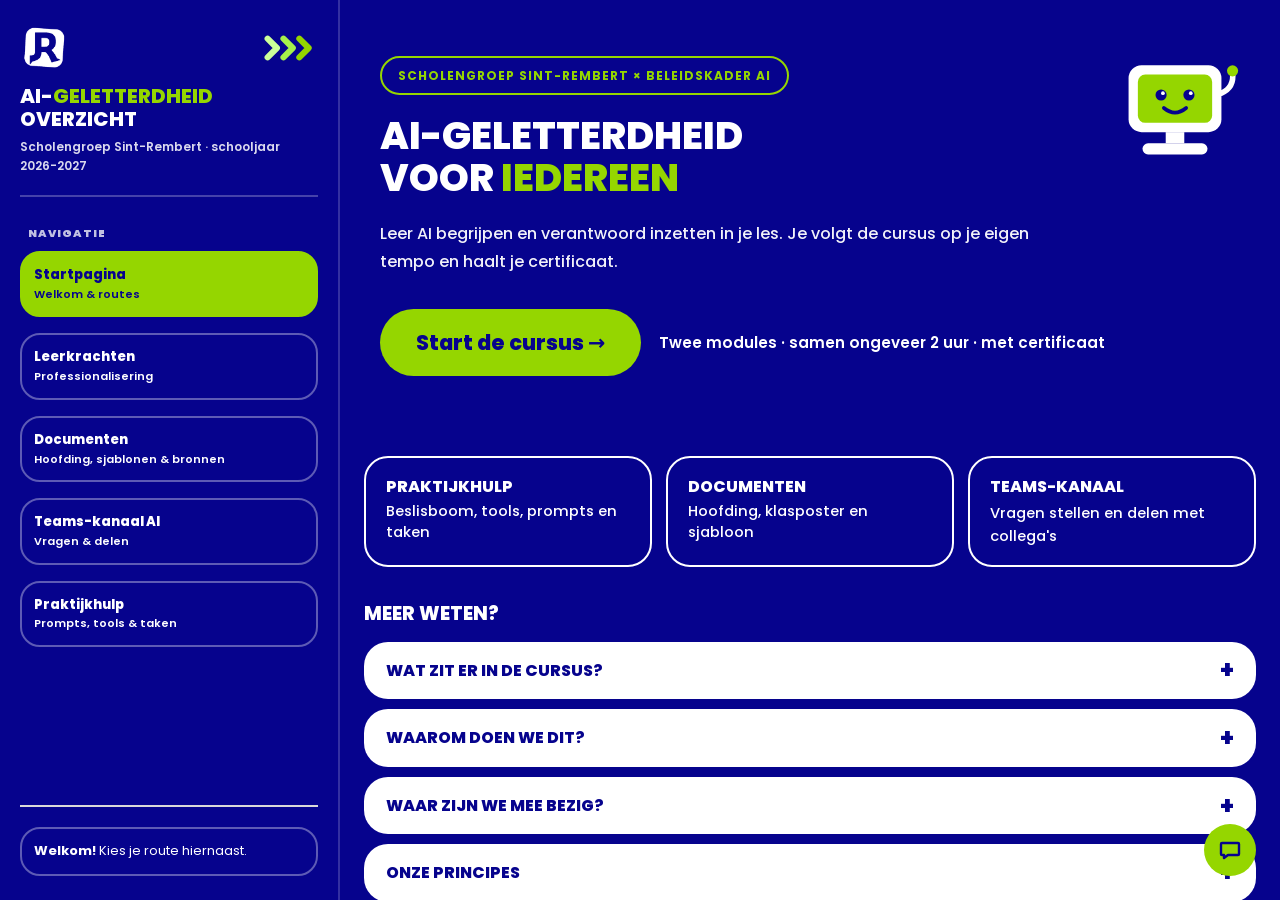
<file: index.html>
<!DOCTYPE html>
<html lang="nl">
<head>
<meta http-equiv="Cache-Control" content="no-cache, no-store, must-revalidate">
<meta http-equiv="Pragma" content="no-cache">
<meta http-equiv="Expires" content="0">
<meta charset="UTF-8">
<meta name="viewport" content="width=device-width, initial-scale=1, viewport-fit=cover">
<title>AI-Geletterdheid — Sint-Rembert</title>
<link rel="preconnect" href="https://fonts.googleapis.com">
<link rel="preconnect" href="https://fonts.gstatic.com" crossorigin>
<link href="https://fonts.googleapis.com/css2?family=Poppins:wght@400;500;600;700;800&display=swap" rel="stylesheet">
<link rel="stylesheet" href="style.css?v=20261112a">
<link rel="stylesheet" href="huisstijl.css?v=20261112a">
</head>
<body>
<div id="app">
<aside id="sidebar">
  <div class="sb-logo">
    <div class="sb-kop"><img class="sb-logo-img" src="[data-uri]" alt="Logo Sint-Rembert scholengroep"><svg class="sb-chev" viewBox="0 0 120 60" aria-hidden="true"><g fill="none" stroke-linecap="round" stroke-linejoin="round" stroke-width="13"><polyline points="12,10 32,30 12,50" stroke="#CCFF99"/><polyline points="46,10 66,30 46,50" stroke="#A6F04A"/><polyline points="80,10 100,30 80,50" stroke="#95D600"/></g></svg></div>
    <div class="sb-title">AI-<em>Geletterdheid</em><br>Overzicht</div>
    <div class="sb-sub">Scholengroep Sint-Rembert · schooljaar 2026-2027</div>
  </div>

  <div class="nav-sec">
    <div class="nav-lbl">Navigatie</div>
    <div class="ni active" onclick="sv('home')" id="nav-home"><div class="ni-icon"></div><div class="ni-info"><div class="ni-title">Startpagina</div><div class="ni-sub">Welkom & routes</div></div></div>
    <div class="ni available" onclick="goTeacher()"><div class="ni-icon"></div><div class="ni-info"><div class="ni-title">Leerkrachten</div><div class="ni-sub">Professionalisering</div></div></div>
    <div class="ni available" onclick="sv('docs')" id="nav-docs"><div class="ni-icon"></div><div class="ni-info"><div class="ni-title">Documenten</div><div class="ni-sub">Hoofding, sjablonen & bronnen</div></div></div>
    <div class="ni available" onclick="sv('news')" id="nav-news"><div class="ni-icon"></div><div class="ni-info"><div class="ni-title">Teams-kanaal AI</div><div class="ni-sub">Vragen & delen</div></div></div>
    <div class="ni available" onclick="sv('hulp')" id="nav-hulp"><div class="ni-icon"></div><div class="ni-info"><div class="ni-title">Praktijkhulp</div><div class="ni-sub">Prompts, tools & taken</div></div></div>
  </div>

  <div class="sb-bot">
    <div style="padding: 12px; background: #FFFFFF; border-radius: 6px; font-size: 13px; line-height: 1.6; color:#06038D;">
      <strong style="color:#06038D;">Welkom!</strong> Kies je route hiernaast.
    </div>
  </div>
</aside>

<main id="main">

<!-- ════════ HOME ════════ -->
<div class="view active" id="view-home">
  <div class="hero">
    <svg class="hero-ill" viewBox="0 0 140 120" role="img" aria-label="Vriendelijke computer"><rect x="20" y="10" width="100" height="72" rx="14" fill="#fff"/><rect x="30" y="20" width="80" height="52" rx="8" fill="#95D600"/><circle cx="55" cy="42" r="6" fill="#06038D"/><circle cx="85" cy="42" r="6" fill="#06038D"/><circle cx="57" cy="40" r="2" fill="#fff"/><circle cx="87" cy="40" r="2" fill="#fff"/><path d="M58 56 Q70 66 82 56" stroke="#06038D" stroke-width="4" fill="none" stroke-linecap="round"/><rect x="60" y="82" width="20" height="12" fill="#fff"/><rect x="35" y="94" width="70" height="12" rx="6" fill="#fff"/><path d="M120 40 q14 -6 12 -22" stroke="#fff" stroke-width="6" fill="none" stroke-linecap="round"/><circle cx="132" cy="16" r="6" fill="#95D600"/></svg>
    <div class="hero-ey"><span>Scholengroep Sint-Rembert × Beleidskader AI</span></div>
    <h1 class="hero-h1">AI-Geletterdheid<br>voor <span class="g">iedereen</span></h1>
    <p class="hero-p">Leer AI begrijpen en verantwoord inzetten in je les. Je volgt de cursus op je eigen tempo en haalt je certificaat.</p>
    <div class="start-rij">
      <button type="button" class="start-knop" onclick="goTeacher()">Start de cursus →</button>
      <span class="start-info">Twee modules · samen ongeveer 2 uur · met certificaat</span>
    </div>
  </div>

  <div class="snel">
    <button type="button" onclick="sv('hulp')"><b>Praktijkhulp</b><span>Beslisboom, tools, prompts en taken</span></button>
    <button type="button" onclick="sv('docs')"><b>Documenten</b><span>Hoofding, klasposter en sjabloon</span></button>
    <a href="https://teams.microsoft.com/l/team/19%3AFEEiGXjf1jA5KxnDZ1ghViKFze_kGUtUXywPC6O7UBk1%40thread.tacv2/conversations?groupId=093de897-84d2-4e76-a2b8-5772bd925e26&amp;tenantId=e285dc48-b92b-4e97-9ea5-bdaed06bbb77" target="_blank" rel="noopener"><b>Teams-kanaal</b><span>Vragen stellen en delen met collega's</span></a>
  </div>

  <div class="uitvouw-blok">
    <h2 class="uitvouw-kop">Meer weten?</h2>

    <details class="uitvouw"><summary>Wat zit er in de cursus?</summary><div class="uitvouw-in">
      <p><strong>Professionalisering</strong> om je leerlingen verantwoord te begeleiden.</p>
      <ul class="rc-list">
        <li>Wat is AI echt? (basis en diepgang)</li>
        <li>Beleid en veiligheid (AVG, EU AI Act)</li>
        <li>Leerlingen begeleiden</li>
        <li>Copilot praktisch gebruiken</li>
        <li>Certificaat (EU AI Act, artikel 4)</li>
        <li>Praktijkvoorbeelden per vak</li>
      </ul>
      <p style="margin:12px 0 0">Reken op 10 à 15 minuten om de website te verkennen, ongeveer 1 uur voor module 1 en 40 minuten tot 1 uur voor module 2.</p>
    </div></details>

    <details class="uitvouw"><summary>Waarom doen we dit?</summary><div class="uitvouw-in">
      <p>AI is er, bij leerkrachten én bij leerlingen. We willen dat iedereen op Sint-Rembert AI <strong>veilig, verantwoord en doelgericht</strong> gebruikt: als hulp bij leren, lesgeven en organiseren, maar nooit als vervanging van je eigen oordeel of van de band met je leerlingen. Daarom bouwen we stap voor stap aan AI-geletterdheid in de hele scholengroep.</p>
      <div class="dl-rij">
        <div class="dl-item"><b>Een gedeeld beleid</b><p>Iedereen kent de afspraken uit het beleidskader en weet wat wel en niet mag.</p></div>
        <div class="dl-item"><b>AI-geletterde leerkrachten</b><p>Elke leerkracht volgt de cursus en kan AI veilig inzetten in de eigen praktijk.</p></div>
        <div class="dl-item"><b>AI-geletterde leerlingen</b><p>Een leerlijn van de 1e tot de 3e graad, zodat leerlingen klaar zijn voor het hoger onderwijs.</p></div>
        <div class="dl-item"><b>Samen leren</b><p>In REMBERT-AI delen we vragen, voorbeelden en wat werkt.</p></div>
      </div>
    </div></details>

    <details class="uitvouw"><summary>Waar zijn we mee bezig?</summary><div class="uitvouw-in">
      <div class="dl-rij">
        <div class="dl-item"><b>Nu: de cursus voor leerkrachten</b><p>Iedereen volgt de leerkrachtencursus en vindt alles terug op deze website: de praktijkhulp, de documenten en het Teams-kanaal.</p></div>
        <div class="dl-item"><b>Nu al: het zesde middelbaar</b><p>De leerlingen van het zesde middelbaar mogen dit schooljaar al een AI-cursus volgen, zodat ze klaar zijn voor volgend jaar en het hoger onderwijs.</p></div>
        <div class="dl-item"><b>2027–2028: alle leerlingen</b><p>Vanaf volgend schooljaar zetten we de leerlijn uit voor alle leerlingen, en gebruiken we de AI-labels voluit. Je mag er nu al mee starten.</p></div>
        <div class="dl-item"><b>De leerlijn</b><p>De volledige leerlijn AI-geletterdheid vind je terug in Rembert Pro.</p></div>
      </div>
    </div></details>

    <details class="uitvouw"><summary>Onze principes</summary><div class="uitvouw-in">
      <p>Gebaseerd op het beleidskader van Sint-Rembert voor verantwoord AI-gebruik.</p>
      <div class="dl-rij">
        <div class="dl-item"><b>De mens blijft centraal</b><p>AI ondersteunt, maar vervangt niet. Leerkrachten en leerlingen bepalen en verantwoorden hun keuzes.</p></div>
        <div class="dl-item"><b>Meerwaarde is vereist</b><p>We zetten AI in waar het echt bijdraagt aan beter onderwijs, niet voor de hype.</p></div>
        <div class="dl-item"><b>Transparantie en eigenaarschap</b><p>Wie AI gebruikt, blijft eigenaar van het proces en controleert de uitkomst zorgvuldig.</p></div>
        <div class="dl-item"><b>Leeftijdsgeschikt</b><p>AI-gebruik is afgestemd op de maturiteit en de ontwikkelingsfase van leerlingen.</p></div>
        <div class="dl-item"><b>Deskundigheid</b><p>Wie AI inzet, heeft een basisniveau AI-geletterdheid.</p></div>
        <div class="dl-item"><b>Wet- en regelgeving</b><p>We houden ons aan de AVG, de EU AI Act en andere relevante regelgeving.</p></div>
      </div>
    </div></details>

    <details class="uitvouw"><summary>Downloads: de hoofding, de klasposter en het sjabloon</summary><div class="uitvouw-in">
      <p>Zet bovenaan elke taak of toets welk AI-label geldt, hang de klasposter op en geef leerlingen het sjabloon voor hun AI-verantwoording. De labels zetten we voluit in vanaf 2027–2028, maar je mag er nu al mee starten.</p>
      <div class="dl-rij">
    <div class="dl-item"><b>Hoofding examen/taak met AI-label</b><p>Naam, klas, vak, datum en een vakje voor het label.</p><div><a class="dl-knop hoofd" href="Hoofding-examen-taak-AI-label.docx" download target="_blank" rel="noopener">Word</a><a class="dl-knop" href="Hoofding-examen-taak-AI-label.pdf" target="_blank" rel="noopener">PDF</a></div></div>
    <div class="dl-item"><b>Klasposter AI-labels</b><p>De vier labels om op te hangen in de klas.</p><div><a class="dl-knop hoofd" href="AI-labels-poster%20(1).png" target="_blank" rel="noopener">Poster</a></div></div>
    <div class="dl-item"><b>AI-verantwoording voor leerlingen</b><p>Korte vermelding (1e en 2e graad) en volledige verantwoording met APA (3e graad).</p><div><a class="dl-knop hoofd" href="AI-verantwoording-sjabloon.docx" download target="_blank" rel="noopener">Word</a></div></div>
  </div>
    </div></details>
  </div>

  <p class="start-voet">Deze website hoort bij het <strong>Beleidskader Artificiële Intelligentie</strong> van Scholengroep Sint-Rembert, en sluit aan bij het Digisprong-beleid van de Vlaamse overheid en artikel 4 van de EU AI Act.</p>
</div>

<!-- ════════ DOCUMENTEN ════════ -->
<div class="view" id="view-docs">
  <div class="sw" style="margin-top: 40px;">
    <div class="sw-title"><em>Documenten</em> & sjablonen</div>
    <div class="sw-sub">De hoofding voor examens en taken, de klasposter en het sjabloon AI-verantwoording, plus voorbeelden en bronnen.</div>
<div class="dl-paneel">
  <div class="dl-kop"><span class="dl-ey">Downloads</span><h3>Het AI-sjabloon en de labels</h3><p>Zet bovenaan elke taak of toets welk AI-label geldt, hang de klasposter op en geef leerlingen het sjabloon voor hun AI-verantwoording. De labels zetten we voluit in vanaf 2027–2028, maar je mag er nu al mee starten.</p></div>
  <div class="dl-rij">
    <div class="dl-item"><b>Hoofding examen/taak met AI-label</b><p>Naam, klas, vak, datum en een vakje voor het label.</p><div><a class="dl-knop hoofd" href="Hoofding-examen-taak-AI-label.docx" download target="_blank" rel="noopener">Word</a><a class="dl-knop" href="Hoofding-examen-taak-AI-label.pdf" target="_blank" rel="noopener">PDF</a></div></div>
    <div class="dl-item"><b>Klasposter AI-labels</b><p>De vier labels om op te hangen in de klas.</p><div><a class="dl-knop hoofd" href="AI-labels-poster%20(1).png" target="_blank" rel="noopener">Poster</a></div></div>
    <div class="dl-item"><b>AI-verantwoording voor leerlingen</b><p>Korte vermelding (1e en 2e graad) en volledige verantwoording met APA (3e graad).</p><div><a class="dl-knop hoofd" href="AI-verantwoording-sjabloon.docx" download target="_blank" rel="noopener">Word</a></div></div>
  </div>
</div>


    <div class="tm-banner compact">
      <svg viewBox="0 0 48 48" aria-hidden="true" class="tm-ico"><rect x="4" y="10" width="26" height="28" rx="7" fill="#FFFFFF"/><path d="M11 18h12M17 18v14" stroke="#06038D" stroke-width="4" stroke-linecap="round"/><circle cx="37" cy="16" r="6" fill="#95D600"/><rect x="31" y="24" width="14" height="14" rx="6" fill="#95D600"/></svg>
      <div class="tm-tekst"><span class="tm-ey">Beleidskader AI</span><h3>Het volledige beleidskader vind je in Teams</h3><p>Het Beleidskader Artificiële Intelligentie van de scholengroep staat in ons Teams-kanaal REMBERT - AI, samen met de nieuwste versie en de afspraken van je school.</p></div>
      <a class="tm-knop" href="https://teams.microsoft.com/l/team/19%3AFEEiGXjf1jA5KxnDZ1ghViKFze_kGUtUXywPC6O7UBk1%40thread.tacv2/conversations?groupId=093de897-84d2-4e76-a2b8-5772bd925e26&amp;tenantId=e285dc48-b92b-4e97-9ea5-bdaed06bbb77" target="_blank" rel="noopener">Naar het beleidskader in Teams →</a>
    </div>

    <div class="sw-title" style="margin-top:32px;font-size:20px">Voorbeeld<em>documenten</em></div>
    <p style="font-size: 14px; color:#06038D; margin-bottom: 16px;">Klik op een document om het voorbeeld uit te vouwen.</p>

    <details style="background: white; border: 1px solid #e0e4f5; border-radius: 8px; margin: 12px 0; overflow: hidden;">
      <summary style="cursor: pointer; padding: 16px; font-weight: 700; color: var(--blue); list-style: none; display: flex; align-items: center; justify-content: space-between;">
        <span>AI-labels — voorbeelddocument</span>
        <span style="font-size: 12px; color:#06038D; font-weight: 400;">uitvouwen ▾</span>
      </summary>
      <div style="padding: 0 16px 20px 16px; border-top: 1px solid #eee;">
        <p style="font-size: 13px; color:#06038D; margin: 14px 0;">De 4 AI-labels die Sint-Rembert gebruikt om per opdracht duidelijk te maken wat wel en niet mag:</p>
        <table style="width:100%; border-collapse: collapse; font-size: 13px;">
          <tr style="background:#FFFFFF;"><td style="padding:8px 10px; font-weight:700; width:36px;">1</td><td style="padding:8px 10px; font-weight:700;">Verboden</td><td style="padding:8px 10px; color:#06038D;">Geen AI. Je maakt alles zelf (toetsen, examens)</td></tr>
          <tr><td style="padding:8px 10px; font-weight:700;">2</td><td style="padding:8px 10px; font-weight:700;">Als inspiratie</td><td style="padding:8px 10px; color:#06038D;">AI enkel om ideeën op te doen; het werk maak je zelf</td></tr>
          <tr style="background:#FFFFFF;"><td style="padding:8px 10px; font-weight:700;">3</td><td style="padding:8px 10px; font-weight:700;">Als ondersteuning</td><td style="padding:8px 10px; color:#06038D;">AI mag helpen tijdens het proces, met transparantie</td></tr>
          <tr><td style="padding:8px 10px; font-weight:700;">4</td><td style="padding:8px 10px; font-weight:700;">Toegestaan</td><td style="padding:8px 10px; color:#06038D;">AI mag volop, zolang je eerlijk bent over je gebruik</td></tr>
        </table>
        <p style="font-size: 11px; color:#06038D; font-style: italic; margin: 14px 0 10px 0;">De vier AI-labels, aangereikt door AI-docent Lut De Jaegher (Arteveldehogeschool Gent)</p>
        <a href="AI-labels-poster%20(1).png" target="_blank" style="display:inline-block; background: white; color: var(--blue); border: 2px solid var(--blue); font-weight: 700; font-size: 13px; padding: 8px 18px; border-radius: 6px; text-decoration: none;">Bekijk/download klasposter</a>
      </div>
    </details>

    <details style="background: white; border: 1px solid #e0e4f5; border-radius: 8px; margin: 12px 0; overflow: hidden;">
      <summary style="cursor: pointer; padding: 16px; font-weight: 700; color: var(--blue); list-style: none; display: flex; align-items: center; justify-content: space-between;">
        <span>Hoofding examen/taak met AI-label — sjabloon</span>
        <span style="font-size: 12px; color:#06038D; font-weight: 400;">uitvouwen ▾</span>
      </summary>
      <div style="padding: 0 16px 20px 16px; border-top: 1px solid #eee;">
        <p style="font-size: 13px; color:#06038D; margin: 14px 0;">Standaard hoofding om bovenaan een examen of taak te plaatsen (naam, klas, vak, datum, punten), met een aankruisvakje voor het geldende AI-label. Zo weten leerlingen in één oogopslag wat mag.</p>
        <table style="width:100%; border-collapse: collapse; font-size: 12px; margin-bottom: 14px;">
          <tr style="background:#FFFFFF;"><td style="padding:6px 10px; border:1px solid #ddd;">Verboden</td><td style="padding:6px 10px; border:1px solid #ddd;">Als inspiratie</td><td style="padding:6px 10px; border:1px solid #ddd;">Als ondersteuning</td><td style="padding:6px 10px; border:1px solid #ddd;">Toegestaan</td></tr>
        </table>
        <div style="display:flex; gap:10px; flex-wrap:wrap;">
          <a href="Hoofding-examen-taak-AI-label.pdf" target="_blank" style="background: var(--blue); color: white; font-weight: 700; font-size: 13px; padding: 10px 18px; border-radius: 6px; text-decoration: none;">Download als PDF</a>
          <a href="Hoofding-examen-taak-AI-label.docx" target="_blank" style="background: white; color: var(--blue); border: 2px solid var(--blue); font-weight: 700; font-size: 13px; padding: 8px 18px; border-radius: 6px; text-decoration: none;">Download als Word (invulbaar)</a>
        </div>
      </div>
    </details>

    <div class="sw-title" style="margin-top:32px;font-size:20px">Uit de <em>nascholing</em></div>
    <div style="background: white; border-left: 4px solid var(--blue); border-radius: 8px; padding: 16px; margin: 16px 0;">
      <strong style="color: var(--blue);">AI-openers voor onderwijs — Howest EdHub (12/10/2026)</strong>
      <p style="margin: 8px 0 0 0; font-size: 14px; color:#06038D; line-height: 1.6;">Handout van de inspiratiesessie van Thomas Vliebergh (Howest EdHub): prompts structureren, AI-slop vermijden, leren in plaats van delegeren, AI-zoekfuncties, AI-beelden, evalueren en AI-labels.</p>
      <p style="margin: 10px 0 0 0; font-size: 13px; color: #06038D; line-height: 1.6; background:#FFFFFF; padding:10px 12px; border-radius:6px;"><strong>Let op:</strong> in de presentatie komen ook tools aan bod die niet op onze lijst van toegelaten AI-toepassingen staan (bv. Perplexity en Consensus). Niet op de lijst = niet goedgekeurd: gebruik ze niet in je lessen zonder voorafgaande goedkeuring. Zelf apps bouwen met AI (vibecoden) leg je eerst voor aan de IT-commissie.</p>
      <p style="margin: 10px 0 0 0; font-size: 14px; color:#06038D; line-height: 1.6;">De bruikbare tips uit deze sessie zijn verwerkt in de leerkrachtencursus (modules 2 en 3) en in de promptbibliotheek.</p>
      <a href="Howest-EdHub-handout-AI-openers-12-10-2026.pdf" target="_blank" style="display:inline-block; margin-top:12px; background: var(--blue); color: white; font-weight: 700; font-size: 13px; padding: 10px 18px; border-radius: 6px; text-decoration: none;">Bekijk de handout (PDF)</a>
      <p style="margin: 10px 0 0 0; font-size: 11px; color:#06038D; font-style: italic;">© Thomas Vliebergh, Howest EdHub · CC BY-NC-ND · ongewijzigd gedeeld</p>
    </div>

    <div class="sw-title" style="margin-top:32px;font-size:20px">Externe <em>bronnen</em></div>
    <ul style="font-size: 14px; color:#06038D; line-height: 2.2; padding-left: 22px;">
      <li><strong>EDUbox Artificiële Intelligentie</strong> — VRT, imec, Mediawijs, Kenniscentrum Data & Maatschappij, Brightlab, am/ai, BENEDMO</li>
      <li><a href="https://www.elementsofai.com/" target="_blank">Elements of AI</a> — gratis online cursus (Universiteit van Helsinki, TU Delft)</li>
      <li><a href="https://www.vrt.be/vrtnws/nl/2024/03/15/klaar-artificiele-intelligentie/" target="_blank">KLAAR — Artificiële Intelligentie</a> — VRT NWS project voor jongeren</li>
      <li><a href="https://www.vrt.be/vrtmax/a-z/het-digitale-dilemma/" target="_blank">Het Digitale Dilemma</a> — Tim Verheyden (VRT MAX)</li>
      <li>EU AI Act (2024) — Europese wetgeving rond artificiële intelligentie</li>
      <li>Schoolmakers AI-gebruiksschaal — Leon Furze, Universiteit van Melbourne</li>
    </ul>

  </div>
</div>

<!-- ════════ NIEUWS ════════ -->
<div class="view" id="view-news">
  <div class="sw" style="margin-top: 40px;">
    <div class="sw-title">AI in de <em>Actualiteit</em></div>
    <div class="sw-sub">Het AI-nieuws en de vragen van collega's verzamelen we in ons Teams-kanaal.</div>

    <!-- TEAMS-LINK: plak hieronder de link van het Teams-kanaal tussen de aanhalingstekens. Leeg = knop toont "Binnenkort". -->
    <div style="background: linear-gradient(135deg, #4B53BC 0%, #6264A7 100%); border-radius: 8px; padding: 20px; margin: 20px 0; display: flex; align-items: center; justify-content: space-between; flex-wrap: wrap; gap: 16px;">
      <div style="flex: 1; min-width: 240px;">
        <div style="font-size:11px;font-weight:700;color:#D6D8F5;text-transform:uppercase;margin-bottom:6px;">Blijf verbonden</div>
        <h3 style="margin:0 0 6px 0; font-size:17px; color: white;">Word lid van ons Teams-kanaal</h3>
        <p style="font-size:13px;color:#E4E5F7;line-height:1.6;margin:0;">Stel vragen, deel interessante AI-vondsten en blijf op de hoogte tussen collega's — alles rond AI op Sint-Rembert komt hier samen.</p>
      </div>
      <a id="teams-link" href="https://teams.microsoft.com/l/team/19%3AFEEiGXjf1jA5KxnDZ1ghViKFze_kGUtUXywPC6O7UBk1%40thread.tacv2/conversations?groupId=093de897-84d2-4e76-a2b8-5772bd925e26&amp;tenantId=e285dc48-b92b-4e97-9ea5-bdaed06bbb77" target="_blank" rel="noopener" style="background: white; color: #4B53BC; font-weight: 700; font-size: 13px; padding: 12px 22px; border-radius: 6px; white-space: nowrap; text-decoration: none;">Open het Teams-kanaal →</a>
    </div>
  </div>
</div>
<script>
(function(){
  var a=document.getElementById('teams-link');
  if(!a.getAttribute('href')){a.removeAttribute('href');a.textContent='Binnenkort';a.style.background='rgba(255,255,255,0.18)';a.style.color='white';}
})();
</script>

<!-- ════════ PRAKTIJKHULP ════════ -->
<div class="view" id="view-hulp">
  <div class="sw" style="margin-top: 40px;">
    <div class="sw-title"><em>Praktijkhulp</em> voor leerkrachten</div>
    <div class="sw-sub">Hulpmiddelen om AI meteen bruikbaar te maken in je lespraktijk, in de huisstijl van Sint-Rembert.</div>
<div class="tm-banner compact">
  <svg viewBox="0 0 48 48" aria-hidden="true" class="tm-ico"><rect x="4" y="10" width="26" height="28" rx="7" fill="#FFFFFF"/><path d="M11 18h12M17 18v14" stroke="#06038D" stroke-width="4" stroke-linecap="round"/><circle cx="37" cy="16" r="6" fill="#95D600"/><rect x="31" y="24" width="14" height="14" rx="6" fill="#95D600"/></svg>
  <div class="tm-tekst"><span class="tm-ey">Teams-kanaal · REMBERT - AI</span><h3>Doe mee in ons AI-kanaal</h3><p>Stel je vragen, deel wat werkt in je klas en blijf op de hoogte van nieuwe tools, afspraken en nascholingen. Alles rond AI op Sint-Rembert komt hier samen.</p></div>
  <a class="tm-knop" href="https://teams.microsoft.com/l/team/19%3AFEEiGXjf1jA5KxnDZ1ghViKFze_kGUtUXywPC6O7UBk1%40thread.tacv2/conversations?groupId=093de897-84d2-4e76-a2b8-5772bd925e26&amp;tenantId=e285dc48-b92b-4e97-9ea5-bdaed06bbb77" target="_blank" rel="noopener">Open het Teams-kanaal →</a>
</div>

    <div style="display:grid;grid-template-columns:repeat(auto-fit,minmax(260px,1fr));gap:16px;margin:24px 0;">
      <a href="ai-op-school.html#beslisboom" target="_blank" rel="noopener" style="display:block;background:white;border-radius:10px;padding:22px;text-decoration:none;box-shadow:0 1px 4px rgba(0,0,0,0.06);border:2px solid transparent;transition:all .2s;" onmouseover="this.style.borderColor='var(--green)'" onmouseout="this.style.borderColor='transparent'">
        <div style="font-size:30px;margin-bottom:8px;"></div>
        <div style="font-size:16px;font-weight:800;color:var(--blue);margin-bottom:6px;">Mag ik dit met AI?</div>
        <div style="font-size:13px;color:#06038D;line-height:1.7;">Beslisboom: beantwoord een paar korte vragen en weet meteen of je iets mag ingeven, uploaden of gebruiken in een AI-tool.</div>
        <div style="font-size:12px;font-weight:800;color:var(--blue);margin-top:12px;">Openen →</div>
      </a>
      <a href="ai-op-school.html#tools" target="_blank" rel="noopener" style="display:block;background:white;border-radius:10px;padding:22px;text-decoration:none;box-shadow:0 1px 4px rgba(0,0,0,0.06);border:2px solid transparent;transition:all .2s;" onmouseover="this.style.borderColor='var(--green)'" onmouseout="this.style.borderColor='transparent'">
        <div style="font-size:30px;margin-bottom:8px;"></div>
        <div style="font-size:16px;font-weight:800;color:var(--blue);margin-bottom:6px;">Toolchecker</div>
        <div style="font-size:13px;color:#06038D;line-height:1.7;">Welke AI-tools mag je gebruiken, en hoe? Goedgekeurd, enkel anoniem of niet toegelaten.</div>
        <div style="font-size:12px;font-weight:800;color:var(--blue);margin-top:12px;">Openen →</div>
      </a>
      <a href="ai-op-school.html#prompts" target="_blank" rel="noopener" style="display:block;background:white;border-radius:10px;padding:22px;text-decoration:none;box-shadow:0 1px 4px rgba(0,0,0,0.06);border:2px solid transparent;transition:all .2s;" onmouseover="this.style.borderColor='var(--green)'" onmouseout="this.style.borderColor='transparent'">
        <div style="font-size:30px;margin-bottom:8px;"></div>
        <div style="font-size:16px;font-weight:800;color:var(--blue);margin-bottom:6px;">Promptbibliotheek</div>
        <div style="font-size:13px;color:#06038D;line-height:1.7;">Kant-en-klare prompts voor lesvoorbereiding, differentiatie, feedback en toetsvragen. Kopieer, vul de haakjes in en plak in Copilot Chat.</div>
        <div style="font-size:12px;font-weight:800;color:var(--blue);margin-top:12px;">Openen →</div>
      </a>
      <a href="ai-op-school.html#taken" target="_blank" rel="noopener" style="display:block;background:white;border-radius:10px;padding:22px;text-decoration:none;box-shadow:0 1px 4px rgba(0,0,0,0.06);border:2px solid transparent;transition:all .2s;" onmouseover="this.style.borderColor='var(--green)'" onmouseout="this.style.borderColor='transparent'">
        <div style="font-size:30px;margin-bottom:8px;"></div>
        <div style="font-size:16px;font-weight:800;color:var(--blue);margin-bottom:6px;">AI-bestendige taken</div>
        <div style="font-size:13px;color:#06038D;line-height:1.7;">Opdrachten waarbij het leren zichtbaar blijft: de vier AI-labels en tips met voorbeelden.</div>
        <div style="font-size:12px;font-weight:800;color:var(--blue);margin-top:12px;">Openen →</div>
      </a>
    </div>

    <div style="background:#FFFFFF;border-radius:10px;padding:16px 20px;font-size:13px;color:#06038D;line-height:1.7;">
      Alles samen op één plek: <a href="ai-op-school.html" target="_blank" rel="noopener" style="color:var(--blue);font-weight:800;">AI op school &ndash; voor leerkrachten</a>.<br>De <strong>AI-labels</strong> (klasposter) en de <strong>hoofding voor examens en taken</strong> vind je bij <a href="#" onclick="sv('docs'); return false;" style="color:var(--blue);font-weight:800;">Documenten</a>.
    </div>
  </div>
</div>

<footer style="font-size: 11px; color:#06038D; margin-top: 60px; padding: 30px 20px; border-top: 1px solid #ddd; background: #FFFFFF; line-height: 1.8;">
  <div style="max-width: 1200px; margin: 0 auto;">
    <p style="margin: 0 0 12px 0;"><strong>Over dit platform</strong></p>
    <p style="margin: 0;">
      Sint-Rembert AI-Geletterdheid Platform — gebaseerd op het <strong>Beleidskader Artificiële Intelligentie</strong>, aansluitend op Digisprong (Vlaamse overheid) en het <strong>AILit-raamwerk</strong> (Europese standaard).
    </p>
  </div>
</footer>

</main>
</div>

<script>
function goTeacher() {
  window.location.href = 'teacher.html';
}
function sv(id) {
  document.querySelectorAll('.view').forEach(v => v.classList.remove('active'));
  document.querySelectorAll('.ni').forEach(n => n.classList.remove('active'));
  document.getElementById('view-' + id).classList.add('active');
  const ni = document.getElementById('nav-' + id);
  if (ni) ni.classList.add('active');
  document.querySelector('#main').scrollTop = 0;
  window.scrollTo({ top: 0, behavior: 'smooth' });
}
function goHome() {
  sv('home');
}
function routeHash(){ const h = location.hash.slice(1); if (h && document.getElementById('view-' + h)) sv(h); }
routeHash();
window.addEventListener('hashchange', routeHash);
</script>

<!-- ════════ HELPDESK BUTTON ════════ -->
<a href="mailto:informaticadienst.pedagogisch@sint-rembert.be?subject=Vraag%20over%20de%20AI-cursus" 
   id="helpdesk-btn" 
   title="Vragen? Mail de pedagogische ICT-dienst"
   style="position:fixed; bottom:24px; right:24px; z-index:9998; background:var(--blue); color:white; height:52px; min-width:52px; border-radius:26px; display:flex; align-items:center; justify-content:center; text-decoration:none; box-shadow:0 4px 16px rgba(6,3,141,0.35); transition:all 0.25s ease; overflow:hidden; padding:0;"
   onmouseover="this.style.minWidth='250px'; this.style.paddingLeft='18px'; this.style.paddingRight='20px'; this.style.justifyContent='flex-start'; document.getElementById('helpdesk-text').style.maxWidth='200px'; document.getElementById('helpdesk-text').style.marginLeft='10px';"
   onmouseout="this.style.minWidth='52px'; this.style.paddingLeft='0'; this.style.paddingRight='0'; this.style.justifyContent='center'; document.getElementById('helpdesk-text').style.maxWidth='0'; document.getElementById('helpdesk-text').style.marginLeft='0';">
  <svg width="24" height="24" viewBox="0 0 24 24" aria-hidden="true" style="flex-shrink:0"><path d="M4 5h16a1 1 0 0 1 1 1v10a1 1 0 0 1-1 1H10l-4 3v-3H4a1 1 0 0 1-1-1V6a1 1 0 0 1 1-1z" fill="none" stroke="#06038D" stroke-width="2.4" stroke-linejoin="round"/></svg>
  <span id="helpdesk-text" style="font-size:13px; font-weight:700; white-space:nowrap; overflow:hidden; max-width:0; transition:max-width 0.25s ease, margin-left 0.25s ease; display:inline-block;">Vragen? Mail ons</span>
</a>

</body>
</html>
</file>
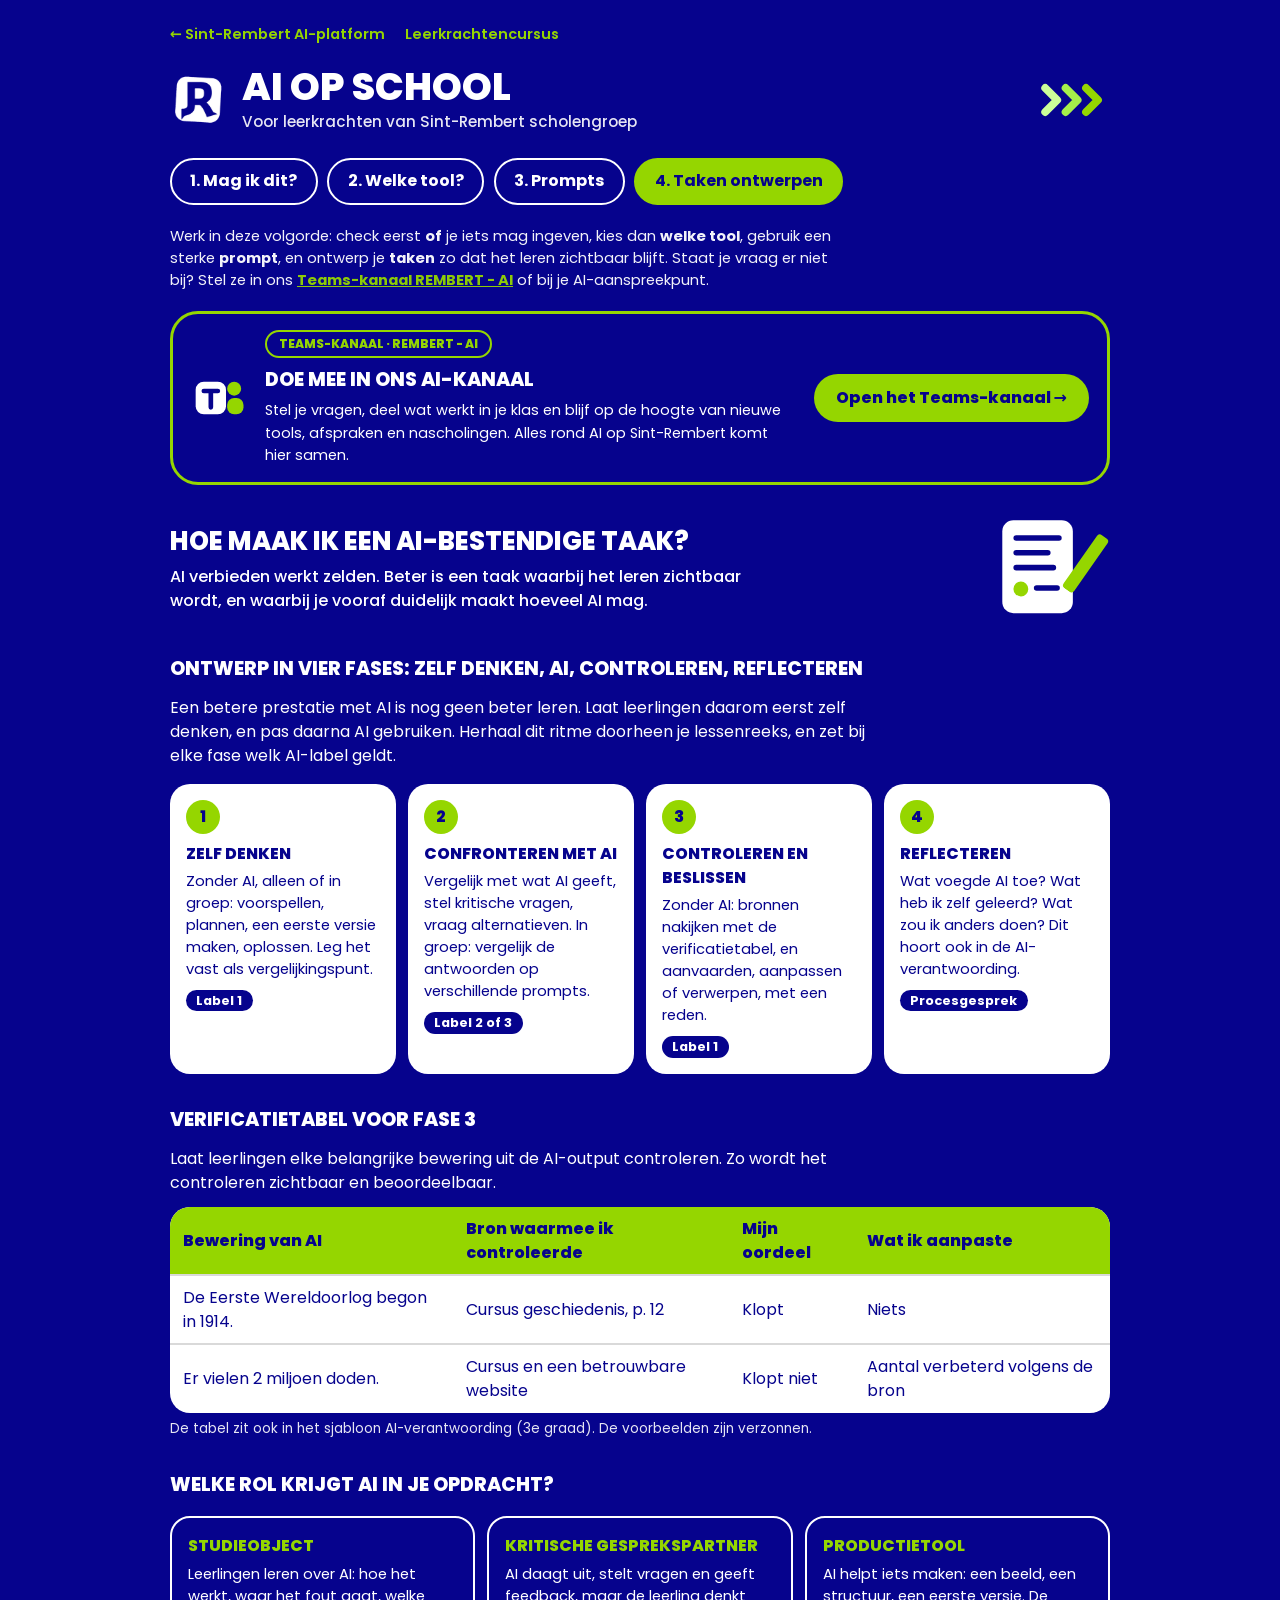
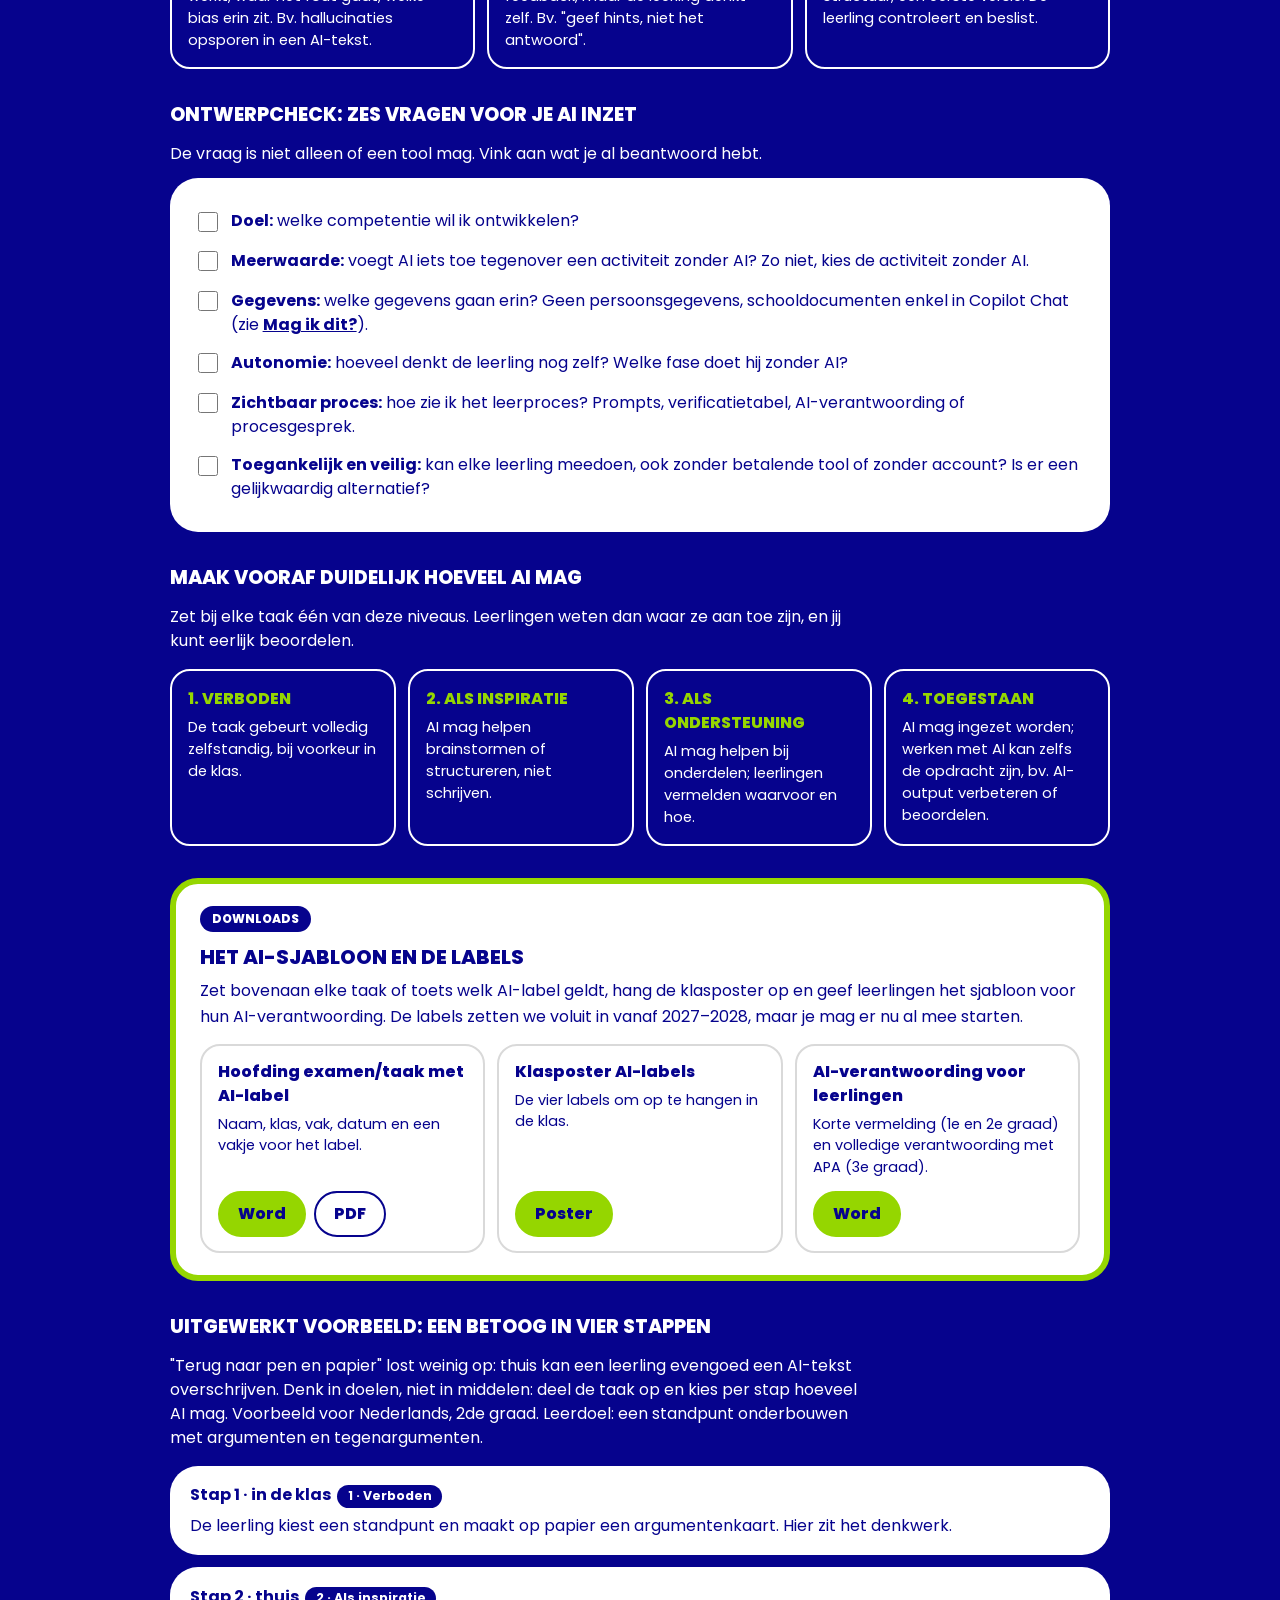
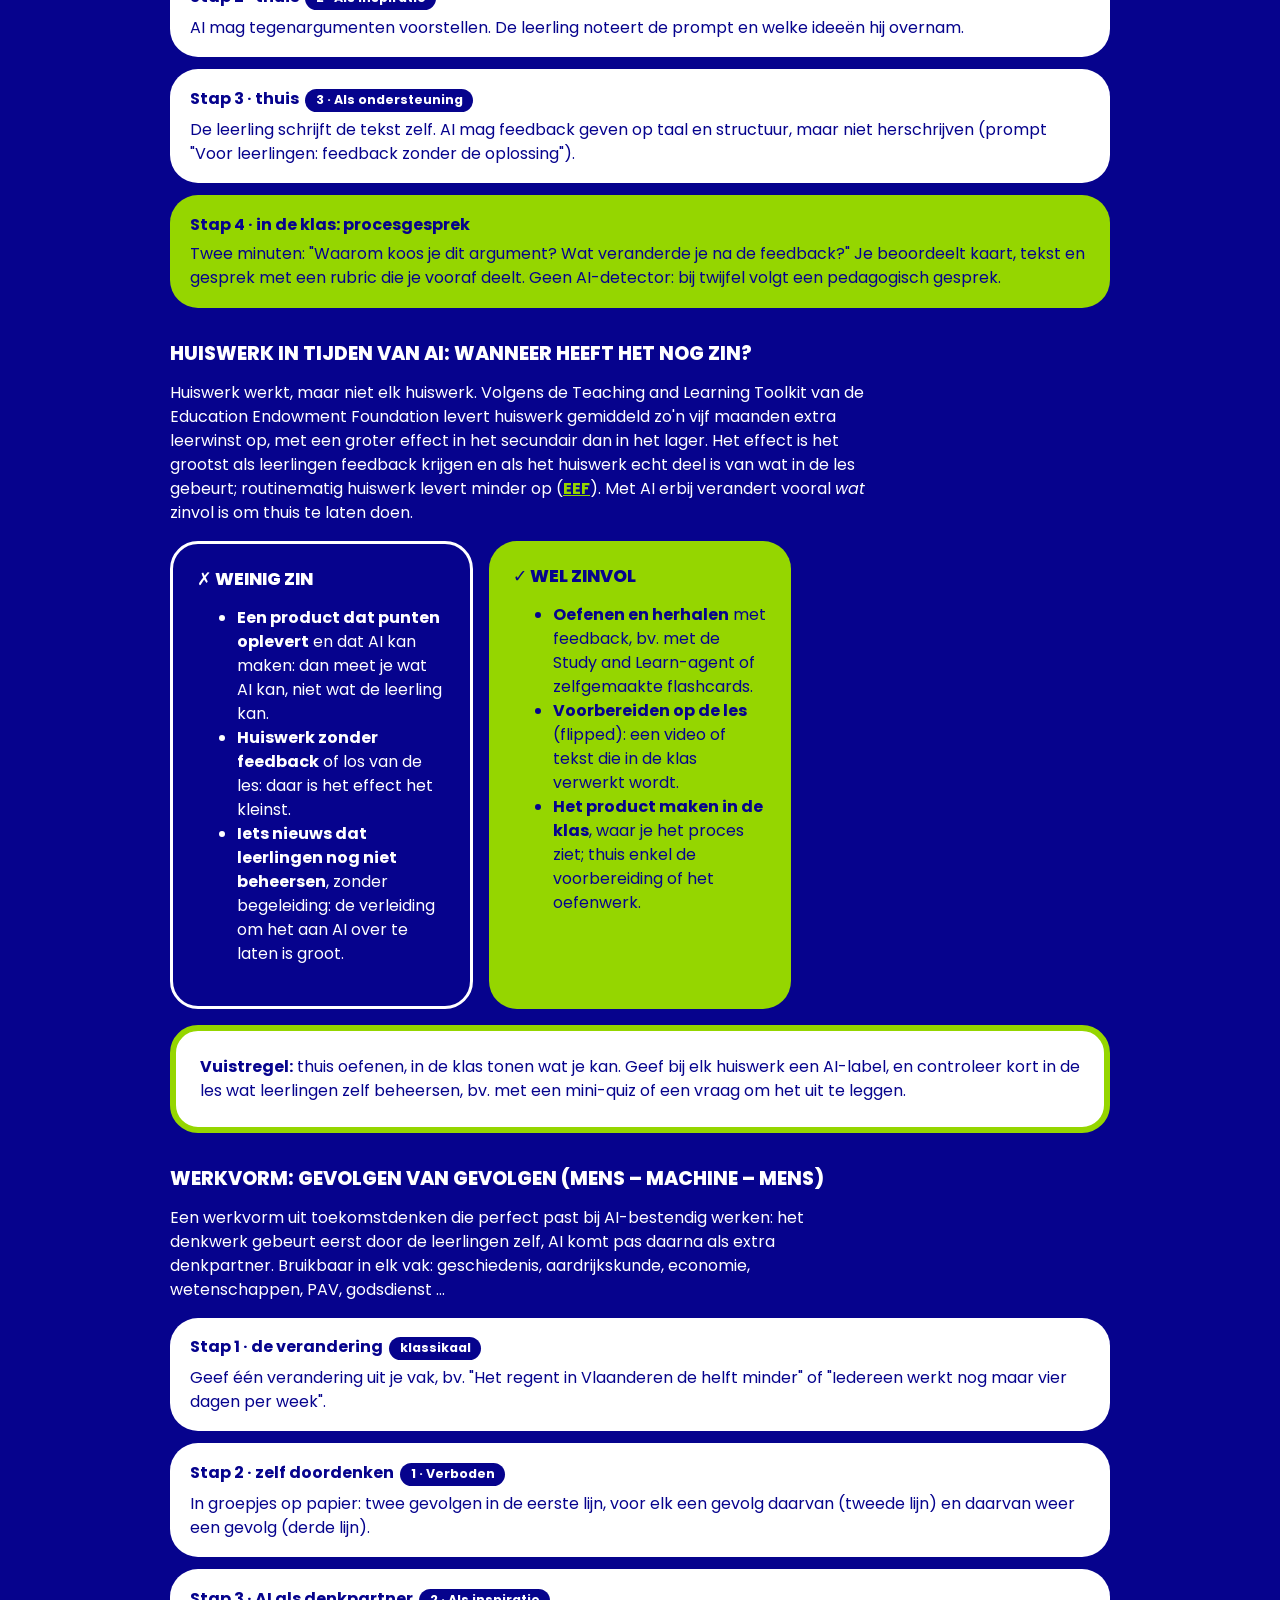
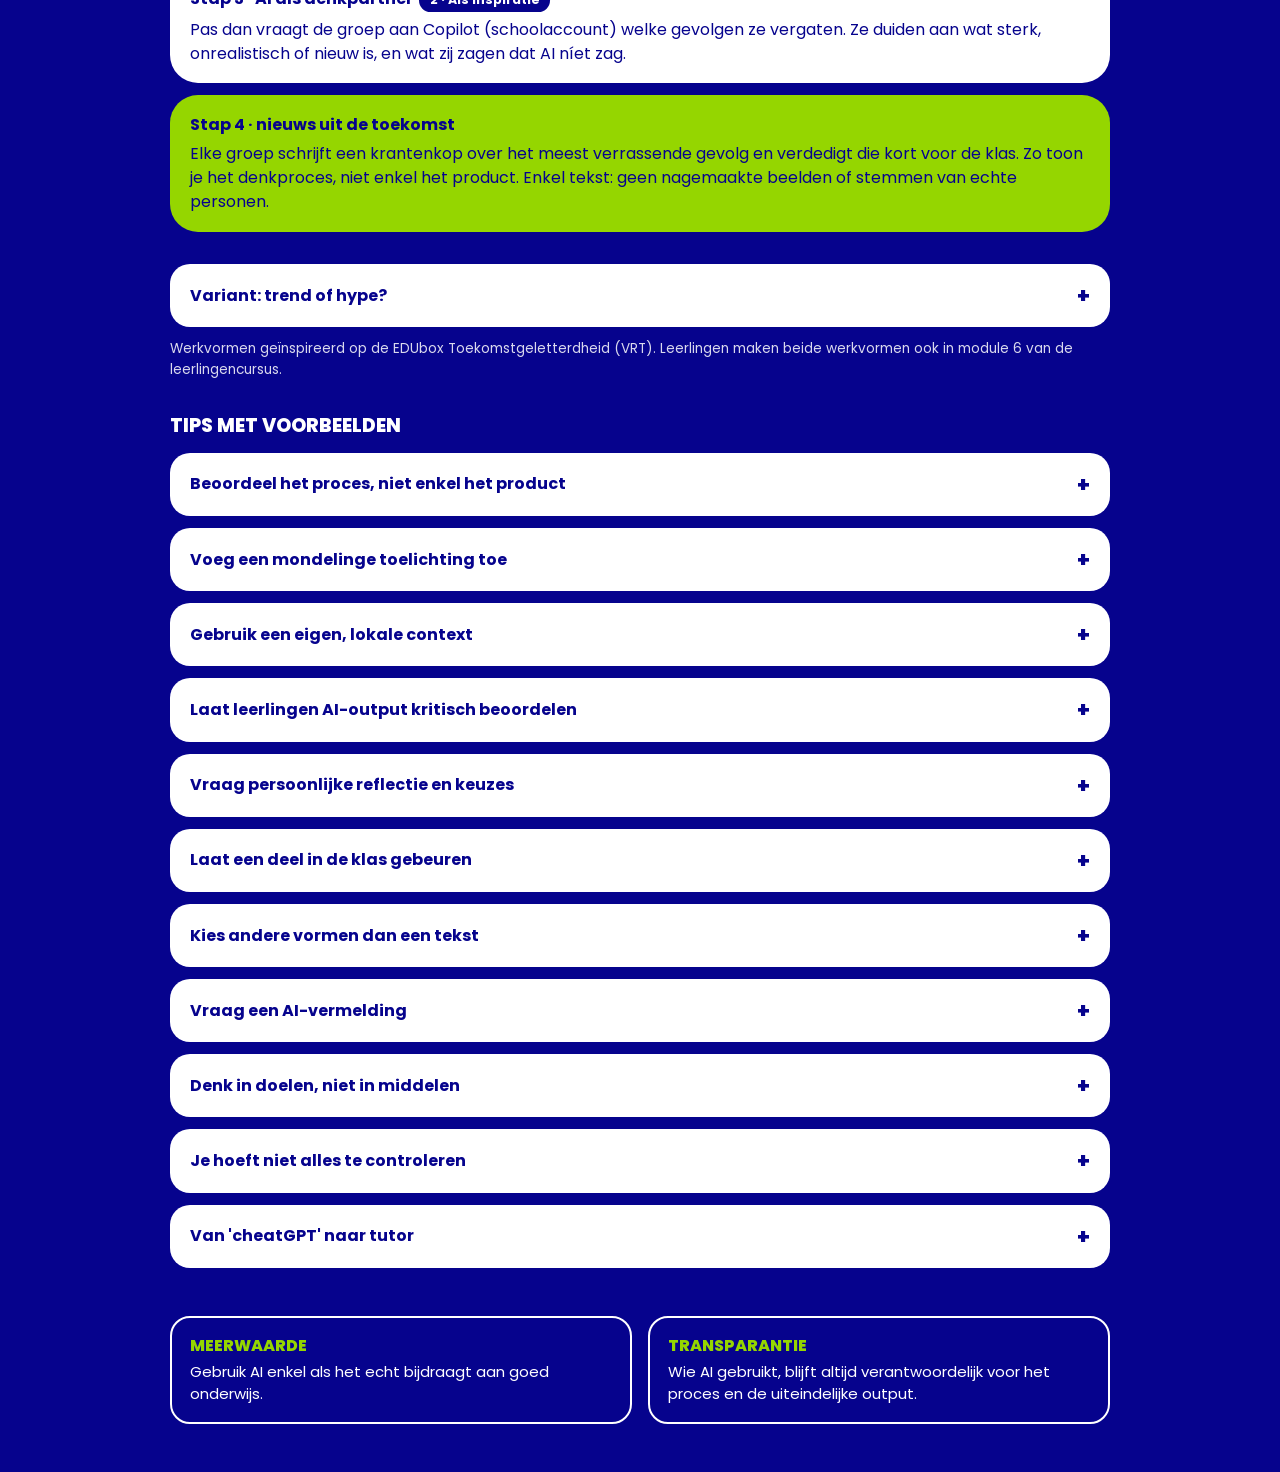
<file: ai-bestendige-taken.html>
<!DOCTYPE html>
<html lang="nl"><head><meta charset="utf-8"><title>AI-bestendige taken | Sint-Rembert</title>
<meta http-equiv="refresh" content="0; url=ai-op-school.html#taken"><link rel="canonical" href="ai-op-school.html#taken">
<script>location.replace("ai-op-school.html#taken");</script></head>
<body style="font-family:Poppins,system-ui,sans-serif;background:#06038D;color:#fff;padding:2rem">
<p>Deze pagina is verhuisd. <a href="ai-op-school.html#taken" style="color:#95D600;font-weight:700">Ga naar AI-bestendige taken</a>.</p></body></html>
</file>
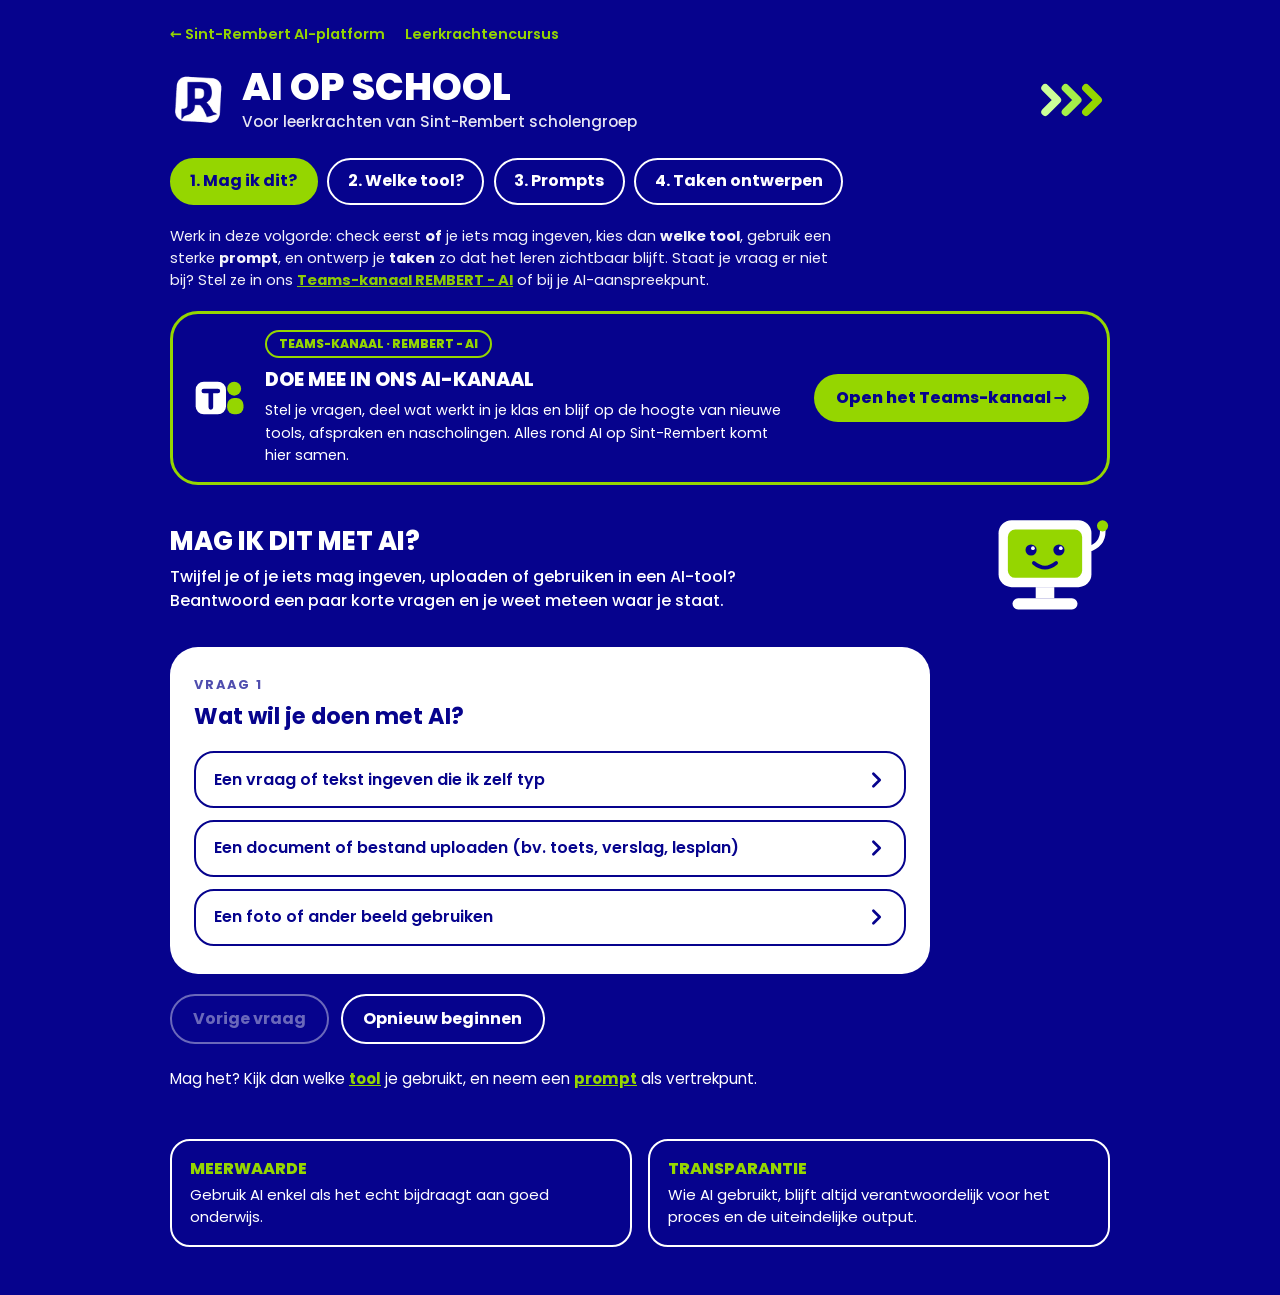
<file: ai-op-school.html>
<!DOCTYPE html>
<html lang="nl">
<head>
<meta charset="utf-8">
<meta name="viewport" content="width=device-width, initial-scale=1, viewport-fit=cover">
<title>AI op school – voor leerkrachten | Sint-Rembert</title>
<link rel="preconnect" href="https://fonts.googleapis.com">
<link rel="preconnect" href="https://fonts.gstatic.com" crossorigin>
<link href="https://fonts.googleapis.com/css2?family=Poppins:wght@400;500;600;700;800&display=swap" rel="stylesheet">
<style>
:root{--blauw:#06038D;--groen:#95D600;--wit:#FFFFFF;--grijs:#D9D9D9;--groen-licht:#CCFF99;--groen-mid:#A6F04A;
  box-sizing:border-box;padding-top:env(safe-area-inset-top,0px);padding-bottom:env(safe-area-inset-bottom,0px)}
@media (prefers-color-scheme: dark){:root:not([data-theme="light"]){--blauw:#06038D;--groen:#95D600;--wit:#FFFFFF}}
:root[data-theme="dark"]{--blauw:#06038D;--groen:#95D600;--wit:#FFFFFF}
html{scroll-padding-top:env(safe-area-inset-top,0px)}
*,*::before,*::after{box-sizing:inherit}
body{margin:0;background:var(--blauw);color:var(--wit);font-family:Poppins,system-ui,-apple-system,"Segoe UI",sans-serif;line-height:1.5}
.wrap{max-width:980px;margin:0 auto;padding:1.5rem 1.25rem 3rem}
button,input,select,textarea{font:inherit}
:focus-visible{outline:3px solid var(--groen);outline-offset:3px}

header{display:flex;align-items:center;gap:1rem}
header img{width:56px;height:auto;flex:none}
header h1{margin:0;font-weight:800;text-transform:uppercase;font-size:clamp(1.6rem,4.4vw,2.4rem);line-height:1.1}
header p{margin:.2rem 0 0;font-weight:500;opacity:.9;font-size:.95rem}
.chev{margin-left:auto;width:72px;flex:none}

nav{display:flex;flex-wrap:wrap;gap:.6rem;margin:1.5rem 0 2rem}
nav button{cursor:pointer;border-radius:999px;padding:.6rem 1.15rem;font-weight:700;border:2px solid var(--wit);background:transparent;color:var(--wit)}
nav button[aria-selected="true"]{background:var(--groen);border-color:var(--groen);color:var(--blauw)}

.intro{display:grid;grid-template-columns:1fr auto;gap:1.5rem;align-items:center;margin-bottom:1.5rem}
.intro h2{margin:0 0 .3rem;font-weight:800;text-transform:uppercase;font-size:clamp(1.25rem,3vw,1.6rem)}
.intro p{margin:0;max-width:62ch;font-weight:500}
.intro svg{width:130px;height:auto}

.kaart{background:var(--wit);color:var(--blauw);border-radius:28px;padding:1.5rem}
.kaart.groen{background:var(--groen)}
.kaart.niet{background:var(--blauw);color:var(--wit);border:3px solid var(--wit)}
.kaart.twijfel{border:6px solid var(--groen)}
.kaart h3{margin:0 0 .4rem;font-weight:800;text-transform:uppercase;font-size:1.1rem;line-height:1.25}
.grid{display:grid;gap:1rem;grid-template-columns:repeat(auto-fill,minmax(280px,1fr))}

/* filters */
.filters{display:flex;flex-wrap:wrap;gap:.75rem;margin-bottom:1.25rem}
.filters input,.filters select{border-radius:999px;border:2px solid var(--wit);background:var(--wit);color:var(--blauw);padding:.6rem 1rem;font-weight:500}
.filters input{flex:1;min-width:200px}
.chips{display:flex;flex-wrap:wrap;gap:.5rem;margin-bottom:1rem}
.chip{cursor:pointer;border-radius:999px;padding:.35rem .9rem;font-weight:600;font-size:.9rem;border:2px solid var(--wit);background:transparent;color:var(--wit)}
.chip[aria-pressed="true"]{background:var(--wit);color:var(--blauw)}
.teller{font-size:.9rem;opacity:.9;margin:0 0 1rem}

.prompt .meta{display:flex;flex-wrap:wrap;gap:.4rem;margin-bottom:.6rem}
.tag{font-size:.78rem;font-weight:700;border-radius:999px;padding:.15rem .6rem;background:var(--blauw);color:var(--wit)}
.tag.doel{background:var(--groen);color:var(--blauw)}
.prompt pre{white-space:pre-wrap;font-family:inherit;font-size:.92rem;background:#F2F2F2;border-radius:16px;padding:.9rem;margin:.6rem 0;color:var(--blauw)}
.kopieer{cursor:pointer;border-radius:999px;padding:.5rem 1.1rem;font-weight:700;border:2px solid var(--blauw);background:var(--wit);color:var(--blauw)}
.kopieer.ok{background:var(--groen);border-color:var(--groen)}
.let{font-size:.85rem;margin-top:.5rem}

/* toolchecker */
.legenda{display:flex;flex-wrap:wrap;gap:1rem;margin-bottom:1rem;font-size:.9rem}
.legenda span{display:flex;align-items:center;gap:.4rem}
.dot{width:14px;height:14px;border-radius:50%;display:inline-block}
.tool .status{display:inline-block;font-weight:700;font-size:.85rem;border-radius:999px;padding:.2rem .75rem;margin-bottom:.6rem}
.kaart.groen .status{background:var(--blauw);color:var(--wit)}
.kaart.twijfel .status{background:var(--groen);color:var(--blauw)}
.kaart.niet .status{background:var(--wit);color:var(--blauw)}
.tool p{margin:.3rem 0;font-size:.95rem}

/* taken */
.schaal{display:grid;grid-template-columns:repeat(auto-fit,minmax(200px,1fr));gap:.75rem;margin:1rem 0 2rem}
.schaal div{border:2px solid var(--wit);border-radius:20px;padding:1rem}
.schaal b{display:block;color:var(--groen);font-weight:800;text-transform:uppercase}
.schaal p{margin:.3rem 0 0;font-size:.92rem}
details.tip{background:var(--wit);color:var(--blauw);border-radius:20px;margin-bottom:.75rem}
details.tip summary{cursor:pointer;font-weight:700;padding:1rem 1.25rem;list-style:none;display:flex;gap:.75rem;align-items:center}
details.tip summary::-webkit-details-marker{display:none}
details.tip summary::after{content:"+";margin-left:auto;font-weight:800;font-size:1.3rem}
details.tip[open] summary::after{content:"–"}
details.tip .inhoud{padding:0 1.25rem 1.1rem}
details.tip .vb{background:var(--groen);border-radius:16px;padding:.8rem 1rem;margin-top:.6rem}
h2.sec{font-weight:800;text-transform:uppercase;font-size:1.2rem;margin:2rem 0 .75rem}


.klein.groen{background:var(--groen);border-color:var(--groen)}
.leeg{opacity:.9;font-style:italic}
footer{margin-top:3rem;display:grid;grid-template-columns:1fr 1fr;gap:1rem}
footer div{border:2px solid var(--wit);border-radius:20px;padding:1rem 1.1rem}
footer strong{display:block;color:var(--groen);font-weight:800;text-transform:uppercase}
footer p{margin:.2rem 0 0;font-size:.93rem}
footer a{color:var(--groen);font-weight:600}
@media (max-width:620px){.intro{grid-template-columns:1fr}.intro svg{display:none}.chev{display:none}footer{grid-template-columns:1fr}}
.topbar{display:flex;flex-wrap:wrap;gap:1.25rem;font-size:.9rem;margin:0 0 1.25rem}.topbar a{color:var(--groen);font-weight:600;text-decoration:none}.topbar a:hover{text-decoration:underline}

/* ---- beslisboom (Mag ik dit?) ---- */
#beslisboom .bb-kaart{background:var(--wit);color:var(--blauw);border-radius:28px;padding:1.75rem 1.5rem;max-width:760px}
#beslisboom .bb-stap{font-weight:700;font-size:.8rem;text-transform:uppercase;letter-spacing:.15em;opacity:.7;margin:0 0 .5rem}
#beslisboom .vraag{font-weight:700;font-size:clamp(1.15rem,3vw,1.4rem);line-height:1.3;margin:0 0 .5rem}
#beslisboom .hint{margin:0 0 1.25rem;font-size:.95rem}
#beslisboom .opties{display:grid;gap:.75rem}
#beslisboom .optie{font:inherit;font-weight:600;text-align:left;cursor:pointer;background:var(--wit);color:var(--blauw);border:2px solid var(--blauw);border-radius:20px;padding:.9rem 1.1rem;display:flex;align-items:center;gap:.75rem;transition:background .15s}
#beslisboom .optie:hover{background:var(--groen)}
#beslisboom .optie .pijl{margin-left:auto;flex:none;width:18px;height:18px}
#beslisboom .resultaat{border-radius:28px;padding:1.75rem 1.5rem;max-width:760px}
#beslisboom .resultaat.wel{background:var(--groen);color:var(--blauw)}
#beslisboom .resultaat.niet{background:var(--blauw);color:var(--wit);border:3px solid var(--wit)}
#beslisboom .resultaat.twijfel{background:var(--wit);color:var(--blauw);border:6px solid var(--groen)}
#beslisboom .resultaat .kop{display:flex;align-items:center;gap:.75rem;margin-bottom:.75rem}
#beslisboom .resultaat .icoon{width:44px;height:44px;flex:none}
#beslisboom .resultaat h3{margin:0;font-weight:800;text-transform:uppercase;font-size:clamp(1.3rem,3.6vw,1.8rem);line-height:1.15}
#beslisboom .resultaat p{margin:.5rem 0}
#beslisboom .resultaat ul{margin:.5rem 0;padding-left:1.2rem}
#beslisboom .tips{margin-top:1rem;padding-top:1rem;border-top:2px solid currentColor}
#beslisboom .tips h4{margin:0 0 .25rem;font-size:1rem;font-weight:700}
#beslisboom .pad{margin-top:1.25rem;font-size:.9rem;max-width:760px}
#beslisboom .pad h4{margin:0 0 .4rem;font-size:.9rem;font-weight:700;text-transform:uppercase;letter-spacing:.12em}
#beslisboom .pad ol{margin:0;padding-left:1.2rem}
#beslisboom .pad span{font-weight:600}
#beslisboom .bb-link{display:inline-block;margin-top:.5rem;border-radius:999px;padding:.75rem 1.4rem;font-weight:700;text-decoration:none;background:var(--groen);color:var(--blauw);border:2px solid var(--groen)}
#beslisboom .bb-link:hover{background:#A6F04A}
#beslisboom .acties{display:flex;flex-wrap:wrap;gap:.75rem;margin-top:1.25rem}
#beslisboom .knop{font:inherit;font-weight:700;cursor:pointer;border-radius:999px;padding:.7rem 1.3rem;border:2px solid var(--wit);background:transparent;color:var(--wit)}
#beslisboom .knop:disabled{opacity:.4;cursor:default}
#beslisboom .verder{margin-top:1.5rem;font-size:.95rem}
#beslisboom .verder a, .route a{color:var(--groen);font-weight:700}
.route{margin:-.75rem 0 1.25rem;font-size:.92rem;opacity:.95;max-width:75ch}
/* ---- uitgewerkt voorbeeld taak ---- */
.vb-taak{display:grid;gap:.75rem;margin:1rem 0 2rem}
.vb-taak .kaart{padding:1.1rem 1.25rem}
.vb-taak .lbl{display:inline-block;font-size:.78rem;font-weight:700;border-radius:999px;padding:.15rem .65rem;background:var(--blauw);color:var(--wit);margin-left:.4rem}
.vb-taak p{margin:.35rem 0 0}

/* Downloadpaneel */
.dl-paneel{background:var(--wit);color:var(--blauw);border:6px solid var(--groen);border-radius:28px;padding:22px 24px;margin:18px 0 26px}
.dl-ey{display:inline-block;background:var(--blauw);color:var(--wit);border-radius:999px;padding:4px 12px;font-weight:800;font-size:12px;text-transform:uppercase}
.dl-kop h3{margin:10px 0 6px;font-weight:800;text-transform:uppercase;font-size:1.25rem;color:var(--blauw)}
.dl-kop p{margin:0 0 14px;line-height:1.6}
.dl-rij{display:grid;grid-template-columns:repeat(auto-fit,minmax(220px,1fr));gap:12px}
.dl-item{border:2px solid #D9D9D9;border-radius:20px;padding:14px 16px;display:flex;flex-direction:column}
.dl-item b{font-weight:800}
.dl-item p{margin:6px 0 12px;font-size:14.5px;line-height:1.5;flex:1}
.dl-item div{display:flex;gap:8px;flex-wrap:wrap}
.dl-knop{display:inline-block;border-radius:999px;padding:9px 18px;font-weight:800;text-decoration:none!important;border:2px solid var(--blauw);color:var(--blauw)!important;background:var(--wit)}
.dl-knop.hoofd{background:var(--groen);border-color:var(--groen)}
.dl-knop:hover{filter:brightness(1.05)}

/* Teams-banner */
.tm-banner{display:flex;align-items:center;gap:18px;flex-wrap:wrap;background:#06038D;color:#FFFFFF;border:3px solid #95D600;border-radius:28px;padding:20px 24px;margin:18px 0 26px}
.tm-ico{width:56px;height:56px;flex:none}
.tm-tekst{flex:1;min-width:240px}
.tm-ey{display:inline-block;border:2px solid #95D600;color:#95D600;border-radius:999px;padding:3px 12px;font-weight:800;font-size:12px;text-transform:uppercase}
.tm-banner h3{margin:8px 0 4px;font-weight:800;text-transform:uppercase;font-size:1.2rem;color:#FFFFFF}
.tm-banner p{margin:0;line-height:1.55;color:#FFFFFF}
.tm-knop{display:inline-block;background:#95D600;color:#06038D!important;font-weight:800;border-radius:999px;padding:12px 22px;text-decoration:none!important;white-space:nowrap}
.tm-knop:hover{background:#A6F04A}
.tm-banner.compact{padding:16px 18px}
.tm-banner.compact p{font-size:14.5px}

/* ritme, verificatietabel, rollen en ontwerpcheck */
.fasen{display:grid;grid-template-columns:repeat(auto-fit,minmax(200px,1fr));gap:.75rem;margin:1rem 0 2rem}
.fasen div{background:var(--wit);color:var(--blauw);border-radius:20px;padding:1rem}
.fasen span{display:inline-flex;width:34px;height:34px;border-radius:50%;align-items:center;justify-content:center;background:var(--groen);font-weight:800}
.fasen b{display:block;margin:.5rem 0 .25rem;font-weight:800;text-transform:uppercase}
.fasen p{margin:0 0 .5rem;font-size:.92rem}
.fasen i{font-style:normal;font-weight:700;font-size:.8rem;background:var(--blauw);color:var(--wit);border-radius:999px;padding:.15rem .65rem}
.verif{overflow-x:auto;background:var(--wit);border-radius:20px}
.verif table{width:100%;border-collapse:collapse;color:var(--blauw);min-width:560px}
.verif th{background:var(--groen);text-align:left;padding:.6rem .8rem;font-weight:800}
.verif td{padding:.6rem .8rem;border-top:2px solid var(--grijs)}
.rollen{margin-bottom:2rem}
.ocheck label{display:flex;gap:.6rem;align-items:flex-start;padding:.45rem 0;cursor:pointer}
.ocheck input{accent-color:#06038D;width:20px;height:20px;flex:none;margin-top:.15rem}
.ocheck a{color:var(--blauw);font-weight:700}
.ocheck-uit{margin:.6rem 0 0;font-weight:700}
.ocheck-uit:empty{display:none}
</style>
</head>
<body>
<div class="wrap">
<div class="topbar"><a href="index.html">← Sint-Rembert AI-platform</a><a href="teacher.html">Leerkrachtencursus</a></div>
<header>
  <img src="[data-uri]" alt="Logo Sint-Rembert scholengroep">
  <div><h1>AI op school</h1><p>Voor leerkrachten van Sint-Rembert scholengroep</p></div>
  <svg class="chev" viewBox="0 0 120 60" aria-hidden="true"><g fill="none" stroke-linecap="round" stroke-linejoin="round" stroke-width="13"><polyline points="12,10 32,30 12,50" stroke="#CCFF99"/><polyline points="46,10 66,30 46,50" stroke="#A6F04A"/><polyline points="80,10 100,30 80,50" stroke="#95D600"/></g></svg>
</header>

<nav role="tablist" aria-label="Onderdelen">
  <button role="tab" data-tab="beslisboom">1. Mag ik dit?</button>
  <button role="tab" data-tab="tools">2. Welke tool?</button>
  <button role="tab" data-tab="prompts">3. Prompts</button>
  <button role="tab" data-tab="taken">4. Taken ontwerpen</button>
</nav>
<p class="route">Werk in deze volgorde: check eerst <b>of</b> je iets mag ingeven, kies dan <b>welke tool</b>, gebruik een sterke <b>prompt</b>, en ontwerp je <b>taken</b> zo dat het leren zichtbaar blijft. Staat je vraag er niet bij? Stel ze in ons <a href="https://teams.microsoft.com/l/team/19%3AFEEiGXjf1jA5KxnDZ1ghViKFze_kGUtUXywPC6O7UBk1%40thread.tacv2/conversations?groupId=093de897-84d2-4e76-a2b8-5772bd925e26&amp;tenantId=e285dc48-b92b-4e97-9ea5-bdaed06bbb77" target="_blank" rel="noopener">Teams-kanaal REMBERT - AI</a> of bij je AI-aanspreekpunt.</p>

<div style="max-width:1040px;margin:0 auto"><div class="tm-banner compact">
  <svg viewBox="0 0 48 48" aria-hidden="true" class="tm-ico"><rect x="4" y="10" width="26" height="28" rx="7" fill="#FFFFFF"/><path d="M11 18h12M17 18v14" stroke="#06038D" stroke-width="4" stroke-linecap="round"/><circle cx="37" cy="16" r="6" fill="#95D600"/><rect x="31" y="24" width="14" height="14" rx="6" fill="#95D600"/></svg>
  <div class="tm-tekst"><span class="tm-ey">Teams-kanaal · REMBERT - AI</span><h3>Doe mee in ons AI-kanaal</h3><p>Stel je vragen, deel wat werkt in je klas en blijf op de hoogte van nieuwe tools, afspraken en nascholingen. Alles rond AI op Sint-Rembert komt hier samen.</p></div>
  <a class="tm-knop" href="https://teams.microsoft.com/l/team/19%3AFEEiGXjf1jA5KxnDZ1ghViKFze_kGUtUXywPC6O7UBk1%40thread.tacv2/conversations?groupId=093de897-84d2-4e76-a2b8-5772bd925e26&amp;tenantId=e285dc48-b92b-4e97-9ea5-bdaed06bbb77" target="_blank" rel="noopener">Open het Teams-kanaal →</a>
</div></div>
<!-- ================= BESLISBOOM ================= -->
<section id="beslisboom" role="tabpanel" hidden>
  <div class="intro">
    <div><h2>Mag ik dit met AI?</h2><p>Twijfel je of je iets mag ingeven, uploaden of gebruiken in een AI-tool? Beantwoord een paar korte vragen en je weet meteen waar je staat.</p></div>
    <svg viewBox="0 0 140 120" role="img" aria-label="Vriendelijke computer">
      <rect x="20" y="10" width="100" height="72" rx="14" fill="#fff"/>
      <rect x="30" y="20" width="80" height="52" rx="8" fill="#95D600"/>
      <circle cx="55" cy="42" r="6" fill="#06038D"/><circle cx="85" cy="42" r="6" fill="#06038D"/>
      <circle cx="57" cy="40" r="2" fill="#fff"/><circle cx="87" cy="40" r="2" fill="#fff"/>
      <path d="M58 56 Q70 66 82 56" stroke="#06038D" stroke-width="4" fill="none" stroke-linecap="round"/>
      <rect x="60" y="82" width="20" height="12" fill="#fff"/>
      <rect x="35" y="94" width="70" height="12" rx="6" fill="#fff"/>
      <path d="M120 40 q14 -6 12 -22" stroke="#fff" stroke-width="6" fill="none" stroke-linecap="round"/>
      <circle cx="132" cy="16" r="6" fill="#95D600"/>
    </svg>
  </div>
  <div id="scherm" aria-live="polite"></div>
  <div class="acties">
    <button class="knop" id="terug">Vorige vraag</button>
    <button class="knop" id="opnieuw">Opnieuw beginnen</button>
  </div>
  <p class="verder">Mag het? Kijk dan welke <a href="#tools">tool</a> je gebruikt, en neem een <a href="#prompts">prompt</a> als vertrekpunt.</p>
</section>

<!-- ================= PROMPTS ================= -->
<section id="prompts" role="tabpanel" hidden>
  <div class="intro">
    <div><h2>Promptbibliotheek</h2><p>Kant-en-klare prompts voor je lesvoorbereiding, differentiatie, feedback en toetsvragen. Kopieer, vul de stukken tussen [haakjes] in en plak in Copilot Chat.</p></div>
    <svg viewBox="0 0 140 120" role="img" aria-label="Illustratie: boek met sterren"><rect x="18" y="26" width="104" height="72" rx="12" fill="#fff"/><path d="M70 30 V94" stroke="#06038D" stroke-width="4"/><rect x="28" y="40" width="32" height="6" rx="3" fill="#06038D"/><rect x="28" y="54" width="26" height="6" rx="3" fill="#06038D"/><rect x="28" y="68" width="30" height="6" rx="3" fill="#06038D"/><rect x="80" y="40" width="30" height="6" rx="3" fill="#95D600"/><rect x="80" y="54" width="24" height="6" rx="3" fill="#95D600"/><rect x="80" y="68" width="28" height="6" rx="3" fill="#95D600"/><path d="M112 8 l4 9 9 1 -7 6 2 9 -8 -5 -8 5 2 -9 -7 -6 9 -1z" fill="#95D600"/><circle cx="22" cy="14" r="5" fill="#fff"/></svg>
  </div>
  <div class="filters">
    <input id="zoek" type="search" placeholder="Zoek een prompt (bv. 'rubric', 'dyslexie', 'meerkeuze')" aria-label="Zoek een prompt">
    <select id="vak" aria-label="Vak"></select>
  </div>
  <div class="chips" id="doelen" role="group" aria-label="Doel"></div>
  <p class="teller" id="teller"></p>
  <div class="grid" id="promptlijst"></div>
</section>

<!-- ================= TOOLS ================= -->
<section id="tools" role="tabpanel" hidden>
  <div class="intro">
    <div><h2>Toolchecker</h2><p>Welke AI-tools mag je gebruiken, en hoe? Twijfel je over een specifieke situatie (persoonsgegevens, documenten, foto's)? Doorloop dan eerst <a href="#beslisboom" style="color:var(--groen);font-weight:600">Mag ik dit?</a></p></div>
    <svg viewBox="0 0 140 120" role="img" aria-label="Illustratie: vergrootglas over een scherm"><rect x="14" y="16" width="92" height="66" rx="12" fill="#fff"/><rect x="24" y="26" width="72" height="46" rx="6" fill="#06038D"/><polyline points="38,50 48,60 70,38" fill="none" stroke="#95D600" stroke-width="6" stroke-linecap="round" stroke-linejoin="round"/><circle cx="100" cy="78" r="20" fill="none" stroke="#95D600" stroke-width="8"/><path d="M114 92 L130 108" stroke="#95D600" stroke-width="10" stroke-linecap="round"/></svg>
  </div>
  <div class="legenda">
    <span><i class="dot" style="background:var(--groen)"></i>Volledig ondersteund (met je schoolaccount)</span>
    <span><i class="dot" style="background:var(--wit);box-shadow:inset 0 0 0 4px var(--groen)"></i>Toegestaan met aandacht (enkel anonieme input)</span>
    <span><i class="dot" style="background:var(--blauw);box-shadow:inset 0 0 0 2px var(--wit)"></i>Niet goedgekeurd</span>
  </div>
  <div class="filters"><input id="toolzoek" type="search" placeholder="Zoek een tool" aria-label="Zoek een tool"></div>
  <div class="grid" id="toollijst"></div>
</section>

<!-- ================= TAKEN ================= -->
<section id="taken" role="tabpanel" hidden>
  <div class="intro">
    <div><h2>Hoe maak ik een AI-bestendige taak?</h2><p>AI verbieden werkt zelden. Beter is een taak waarbij het leren zichtbaar wordt, en waarbij je vooraf duidelijk maakt hoeveel AI mag.</p></div>
    <svg viewBox="0 0 140 120" role="img" aria-label="Illustratie: taakblad met potlood"><rect x="24" y="10" width="76" height="100" rx="12" fill="#fff"/><rect x="36" y="26" width="52" height="6" rx="3" fill="#06038D"/><rect x="36" y="42" width="40" height="6" rx="3" fill="#06038D"/><rect x="36" y="58" width="46" height="6" rx="3" fill="#06038D"/><circle cx="44" cy="84" r="8" fill="#95D600"/><rect x="58" y="80" width="28" height="6" rx="3" fill="#06038D"/><g transform="rotate(35 110 60)"><rect x="104" y="20" width="14" height="70" rx="4" fill="#95D600"/><path d="M104 90 L111 104 L118 90z" fill="#fff"/></g></svg>
  </div>

  <h2 class="sec">Ontwerp in vier fases: zelf denken, AI, controleren, reflecteren</h2>
  <p style="margin:0;max-width:72ch">Een betere prestatie met AI is nog geen beter leren. Laat leerlingen daarom eerst zelf denken, en pas daarna AI gebruiken. Herhaal dit ritme doorheen je lessenreeks, en zet bij elke fase welk AI-label geldt.</p>
  <div class="fasen">
    <div><span>1</span><b>Zelf denken</b><p>Zonder AI, alleen of in groep: voorspellen, plannen, een eerste versie maken, oplossen. Leg het vast als vergelijkingspunt.</p><i>Label 1</i></div>
    <div><span>2</span><b>Confronteren met AI</b><p>Vergelijk met wat AI geeft, stel kritische vragen, vraag alternatieven. In groep: vergelijk de antwoorden op verschillende prompts.</p><i>Label 2 of 3</i></div>
    <div><span>3</span><b>Controleren en beslissen</b><p>Zonder AI: bronnen nakijken met de verificatietabel, en aanvaarden, aanpassen of verwerpen, met een reden.</p><i>Label 1</i></div>
    <div><span>4</span><b>Reflecteren</b><p>Wat voegde AI toe? Wat heb ik zelf geleerd? Wat zou ik anders doen? Dit hoort ook in de AI-verantwoording.</p><i>Procesgesprek</i></div>
  </div>

  <h2 class="sec">Verificatietabel voor fase 3</h2>
  <p style="margin:0 0 .75rem;max-width:72ch">Laat leerlingen elke belangrijke bewering uit de AI-output controleren. Zo wordt het controleren zichtbaar en beoordeelbaar.</p>
  <div class="verif"><table>
    <thead><tr><th>Bewering van AI</th><th>Bron waarmee ik controleerde</th><th>Mijn oordeel</th><th>Wat ik aanpaste</th></tr></thead>
    <tbody><tr><td>De Eerste Wereldoorlog begon in 1914.</td><td>Cursus geschiedenis, p. 12</td><td>Klopt</td><td>Niets</td></tr>
    <tr><td>Er vielen 2 miljoen doden.</td><td>Cursus en een betrouwbare website</td><td>Klopt niet</td><td>Aantal verbeterd volgens de bron</td></tr></tbody>
  </table></div>
  <p style="font-size:.85rem;opacity:.9;margin:.4rem 0 0">De tabel zit ook in het sjabloon AI-verantwoording (3e graad). De voorbeelden zijn verzonnen.</p>

  <h2 class="sec">Welke rol krijgt AI in je opdracht?</h2>
  <div class="schaal rollen">
    <div><b>Studieobject</b><p>Leerlingen leren over AI: hoe het werkt, waar het fout gaat, welke bias erin zit. Bv. hallucinaties opsporen in een AI-tekst.</p></div>
    <div><b>Kritische gesprekspartner</b><p>AI daagt uit, stelt vragen en geeft feedback, maar de leerling denkt zelf. Bv. "geef hints, niet het antwoord".</p></div>
    <div><b>Productietool</b><p>AI helpt iets maken: een beeld, een structuur, een eerste versie. De leerling controleert en beslist.</p></div>
  </div>

  <h2 class="sec">Ontwerpcheck: zes vragen voor je AI inzet</h2>
  <p style="margin:0 0 .75rem;max-width:72ch">De vraag is niet alleen of een tool mag. Vink aan wat je al beantwoord hebt.</p>
  <div class="kaart ocheck" id="ocheck">
    <label><input type="checkbox"> <span><b>Doel:</b> welke competentie wil ik ontwikkelen?</span></label>
    <label><input type="checkbox"> <span><b>Meerwaarde:</b> voegt AI iets toe tegenover een activiteit zonder AI? Zo niet, kies de activiteit zonder AI.</span></label>
    <label><input type="checkbox"> <span><b>Gegevens:</b> welke gegevens gaan erin? Geen persoonsgegevens, schooldocumenten enkel in Copilot Chat (zie <a href="#beslisboom">Mag ik dit?</a>).</span></label>
    <label><input type="checkbox"> <span><b>Autonomie:</b> hoeveel denkt de leerling nog zelf? Welke fase doet hij zonder AI?</span></label>
    <label><input type="checkbox"> <span><b>Zichtbaar proces:</b> hoe zie ik het leerproces? Prompts, verificatietabel, AI-verantwoording of procesgesprek.</span></label>
    <label><input type="checkbox"> <span><b>Toegankelijk en veilig:</b> kan elke leerling meedoen, ook zonder betalende tool of zonder account? Is er een gelijkwaardig alternatief?</span></label>
    <p class="ocheck-uit" id="ocheck-uit" aria-live="polite"></p>
  </div>

  <h2 class="sec">Maak vooraf duidelijk hoeveel AI mag</h2>
  <p style="margin:0;max-width:70ch">Zet bij elke taak één van deze niveaus. Leerlingen weten dan waar ze aan toe zijn, en jij kunt eerlijk beoordelen.</p>
  <div class="schaal">
    <div><b>1. Verboden</b><p>De taak gebeurt volledig zelfstandig, bij voorkeur in de klas.</p></div>
    <div><b>2. Als inspiratie</b><p>AI mag helpen brainstormen of structureren, niet schrijven.</p></div>
    <div><b>3. Als ondersteuning</b><p>AI mag helpen bij onderdelen; leerlingen vermelden waarvoor en hoe.</p></div>
    <div><b>4. Toegestaan</b><p>AI mag ingezet worden; werken met AI kan zelfs de opdracht zijn, bv. AI-output verbeteren of beoordelen.</p></div>
  </div>

  <div class="dl-paneel">
  <div class="dl-kop"><span class="dl-ey">Downloads</span><h3>Het AI-sjabloon en de labels</h3><p>Zet bovenaan elke taak of toets welk AI-label geldt, hang de klasposter op en geef leerlingen het sjabloon voor hun AI-verantwoording. De labels zetten we voluit in vanaf 2027–2028, maar je mag er nu al mee starten.</p></div>
  <div class="dl-rij">
    <div class="dl-item"><b>Hoofding examen/taak met AI-label</b><p>Naam, klas, vak, datum en een vakje voor het label.</p><div><a class="dl-knop hoofd" href="Hoofding-examen-taak-AI-label.docx" download target="_blank" rel="noopener">Word</a><a class="dl-knop" href="Hoofding-examen-taak-AI-label.pdf" target="_blank" rel="noopener">PDF</a></div></div>
    <div class="dl-item"><b>Klasposter AI-labels</b><p>De vier labels om op te hangen in de klas.</p><div><a class="dl-knop hoofd" href="AI-labels-poster%20(1).png" target="_blank" rel="noopener">Poster</a></div></div>
    <div class="dl-item"><b>AI-verantwoording voor leerlingen</b><p>Korte vermelding (1e en 2e graad) en volledige verantwoording met APA (3e graad).</p><div><a class="dl-knop hoofd" href="AI-verantwoording-sjabloon.docx" download target="_blank" rel="noopener">Word</a></div></div>
  </div>
</div>

  <h2 class="sec">Uitgewerkt voorbeeld: een betoog in vier stappen</h2>
  <p style="margin:0;max-width:70ch">"Terug naar pen en papier" lost weinig op: thuis kan een leerling evengoed een AI-tekst overschrijven. Denk in doelen, niet in middelen: deel de taak op en kies per stap hoeveel AI mag. Voorbeeld voor Nederlands, 2de graad. Leerdoel: een standpunt onderbouwen met argumenten en tegenargumenten.</p>
  <div class="vb-taak">
    <div class="kaart"><b>Stap 1 · in de klas</b><span class="lbl">1 · Verboden</span><p>De leerling kiest een standpunt en maakt op papier een argumentenkaart. Hier zit het denkwerk.</p></div>
    <div class="kaart"><b>Stap 2 · thuis</b><span class="lbl">2 · Als inspiratie</span><p>AI mag tegenargumenten voorstellen. De leerling noteert de prompt en welke ideeën hij overnam.</p></div>
    <div class="kaart"><b>Stap 3 · thuis</b><span class="lbl">3 · Als ondersteuning</span><p>De leerling schrijft de tekst zelf. AI mag feedback geven op taal en structuur, maar niet herschrijven (prompt "Voor leerlingen: feedback zonder de oplossing").</p></div>
    <div class="kaart groen"><b>Stap 4 · in de klas: procesgesprek</b><p>Twee minuten: "Waarom koos je dit argument? Wat veranderde je na de feedback?" Je beoordeelt kaart, tekst en gesprek met een rubric die je vooraf deelt. Geen AI-detector: bij twijfel volgt een pedagogisch gesprek.</p></div>
  </div>

  <h2 class="sec">Huiswerk in tijden van AI: wanneer heeft het nog zin?</h2>
  <p style="margin:0;max-width:72ch">Huiswerk werkt, maar niet elk huiswerk. Volgens de Teaching and Learning Toolkit van de Education Endowment Foundation levert huiswerk gemiddeld zo'n vijf maanden extra leerwinst op, met een groter effect in het secundair dan in het lager. Het effect is het grootst als leerlingen feedback krijgen en als het huiswerk echt deel is van wat in de les gebeurt; routinematig huiswerk levert minder op (<a href="https://educationendowmentfoundation.org.uk/education-evidence/teaching-learning-toolkit/homework" target="_blank" rel="noopener" style="color:var(--groen);font-weight:700">EEF</a>). Met AI erbij verandert vooral <em>wat</em> zinvol is om thuis te laten doen.</p>
  <div class="grid" style="margin-top:1rem">
    <div class="kaart niet"><h3>✗ Weinig zin</h3><ul>
      <li><b>Een product dat punten oplevert</b> en dat AI kan maken: dan meet je wat AI kan, niet wat de leerling kan.</li>
      <li><b>Huiswerk zonder feedback</b> of los van de les: daar is het effect het kleinst.</li>
      <li><b>Iets nieuws dat leerlingen nog niet beheersen</b>, zonder begeleiding: de verleiding om het aan AI over te laten is groot.</li></ul></div>
    <div class="kaart groen"><h3>✓ Wel zinvol</h3><ul>
      <li><b>Oefenen en herhalen</b> met feedback, bv. met de Study and Learn-agent of zelfgemaakte flashcards.</li>
      <li><b>Voorbereiden op de les</b> (flipped): een video of tekst die in de klas verwerkt wordt.</li>
      <li><b>Het product maken in de klas</b>, waar je het proces ziet; thuis enkel de voorbereiding of het oefenwerk.</li></ul></div>
  </div>
  <div class="kaart twijfel" style="margin:1rem 0 2rem"><p style="margin:0"><b>Vuistregel:</b> thuis oefenen, in de klas tonen wat je kan. Geef bij elk huiswerk een AI-label, en controleer kort in de les wat leerlingen zelf beheersen, bv. met een mini-quiz of een vraag om het uit te leggen.</p></div>

  <h2 class="sec">Werkvorm: gevolgen van gevolgen (mens – machine – mens)</h2>
  <p style="margin:0;max-width:70ch">Een werkvorm uit toekomstdenken die perfect past bij AI-bestendig werken: het denkwerk gebeurt eerst door de leerlingen zelf, AI komt pas daarna als extra denkpartner. Bruikbaar in elk vak: geschiedenis, aardrijkskunde, economie, wetenschappen, PAV, godsdienst …</p>
  <div class="vb-taak">
    <div class="kaart"><b>Stap 1 · de verandering</b><span class="lbl">klassikaal</span><p>Geef één verandering uit je vak, bv. "Het regent in Vlaanderen de helft minder" of "Iedereen werkt nog maar vier dagen per week".</p></div>
    <div class="kaart"><b>Stap 2 · zelf doordenken</b><span class="lbl">1 · Verboden</span><p>In groepjes op papier: twee gevolgen in de eerste lijn, voor elk een gevolg daarvan (tweede lijn) en daarvan weer een gevolg (derde lijn).</p></div>
    <div class="kaart"><b>Stap 3 · AI als denkpartner</b><span class="lbl">2 · Als inspiratie</span><p>Pas dan vraagt de groep aan Copilot (schoolaccount) welke gevolgen ze vergaten. Ze duiden aan wat sterk, onrealistisch of nieuw is, en wat zij zagen dat AI níet zag.</p></div>
    <div class="kaart groen"><b>Stap 4 · nieuws uit de toekomst</b><p>Elke groep schrijft een krantenkop over het meest verrassende gevolg en verdedigt die kort voor de klas. Zo toon je het denkproces, niet enkel het product. Enkel tekst: geen nagemaakte beelden of stemmen van echte personen.</p></div>
  </div>
  <details class="tip"><summary>Variant: trend of hype?</summary><div class="inhoud"><p>Laat leerlingen AI-nieuws sorteren: een trend komt steeds terug en blijft langer dan een paar maanden, een hype is een korte rage via sociale media of bekende mensen. Bespreek daarna dat een hype soms het begin van een trend is. Sterk als opwarmer voor een les over kritisch kijken naar toekomstbeelden van influencers en tech-bedrijven.</p><div class="vb">Voorbeeld: "Steeds meer apps krijgen een ingebouwde AI-assistent" (trend) tegenover "een AI-filter die een week viraal gaat" (hype).</div></div></details>
  <p style="font-size:.85rem;opacity:.85;margin:.5rem 0 2rem">Werkvormen geïnspireerd op de EDUbox Toekomstgeletterdheid (VRT). Leerlingen maken beide werkvormen ook in module 6 van de leerlingencursus.</p>

  <h2 class="sec">Tips met voorbeelden</h2>
  <div id="tiplijst"></div>
</section>

<footer>
  <div><strong>Meerwaarde</strong><p>Gebruik AI enkel als het echt bijdraagt aan goed onderwijs.</p></div>
  <div><strong>Transparantie</strong><p>Wie AI gebruikt, blijft altijd verantwoordelijk voor het proces en de uiteindelijke output.</p></div>
</footer>
</div>

<script src="praktijk-data.js"></script>
<script>if(typeof PROMPTS==="undefined"){document.body.insertAdjacentHTML("afterbegin","<p style=\"padding:1rem;margin:0;background:#fff;color:#b00020;font-weight:700\">Het bestand praktijk-data.js ontbreekt naast deze pagina.</p>")}</script>
<script>



const $ = s => document.querySelector(s);
const esc = s => String(s).replace(/[&<>"']/g,c=>({'&':'&amp;','<':'&lt;','>':'&gt;','"':'&quot;',"'":'&#39;'}[c]));

/* ---------- tabs ---------- */
const tabs=[...document.querySelectorAll('nav button')];
function toonTab(id){
  tabs.forEach(b=>b.setAttribute('aria-selected',b.dataset.tab===id));
  document.querySelectorAll('section[role=tabpanel]').forEach(s=>s.hidden=s.id!==id);
  if(location.hash!=='#'+id) history.replaceState(null,'','#'+id);
  window.scrollTo({top:0});
}
tabs.forEach(b=>b.addEventListener('click',()=>toonTab(b.dataset.tab)));
function vanHash(){const s=location.hash.slice(1);toonTab(tabs.some(t=>t.dataset.tab===s)?s:'beslisboom');}
vanHash();window.addEventListener('hashchange',()=>{vanHash();window.scrollTo({top:0});});

/* ---------- prompts ---------- */
const vakken=['Alle vakken tonen',...new Set(PROMPTS.map(p=>p.vak))];
$('#vak').innerHTML=vakken.map(v=>`<option>${esc(v)}</option>`).join('');
const doelen=['Lesvoorbereiding','Differentiatie','Feedback','Toetsvragen'];
let actiefDoel=null;
$('#doelen').innerHTML=doelen.map(d=>`<button class="chip" aria-pressed="false" data-d="${d}">${d}</button>`).join('');
$('#doelen').addEventListener('click',e=>{const b=e.target.closest('.chip');if(!b)return;
  actiefDoel=actiefDoel===b.dataset.d?null:b.dataset.d;
  document.querySelectorAll('.chip').forEach(c=>c.setAttribute('aria-pressed',c.dataset.d===actiefDoel));renderPrompts();});
$('#zoek').addEventListener('input',renderPrompts);$('#vak').addEventListener('change',renderPrompts);

function renderPrompts(){
  const q=$('#zoek').value.toLowerCase().trim(), vak=$('#vak').value;
  const lijst=PROMPTS.filter(p=>(vak==='Alle vakken tonen'||p.vak===vak||p.vak==='Alle vakken')&&(!actiefDoel||p.doel===actiefDoel)&&(!q||(p.titel+' '+p.tekst+' '+p.vak).toLowerCase().includes(q)));
  $('#teller').textContent=lijst.length+(lijst.length===1?' prompt':' prompts');
  $('#promptlijst').innerHTML=lijst.length?lijst.map((p,i)=>`
    <article class="kaart prompt">
      <div class="meta"><span class="tag">${esc(p.vak)}</span><span class="tag doel">${esc(p.doel)}</span></div>
      <h3>${esc(p.titel)}</h3>
      <pre>${esc(p.tekst)}</pre>
      <button class="kopieer" data-t="${PROMPTS.indexOf(p)}">Prompt kopiëren</button>
    </article>`).join(''):'<p class="leeg">Geen prompts gevonden. Probeer een ander zoekwoord of vak.</p>';
}
$('#promptlijst').addEventListener('click',async e=>{
  const b=e.target.closest('.kopieer');if(!b)return;
  const t=PROMPTS[+b.dataset.t].tekst;
  try{await navigator.clipboard.writeText(t)}catch{const ta=document.createElement('textarea');ta.value=t;document.body.appendChild(ta);ta.select();try{document.execCommand('copy')}catch{}ta.remove()}
  b.textContent='Gekopieerd ✓';b.classList.add('ok');setTimeout(()=>{b.textContent='Prompt kopiëren';b.classList.remove('ok')},1800);
});
renderPrompts();

/* ---------- tools ---------- */
const STATUS={ok:{k:'groen',l:'Volledig ondersteund'},anoniem:{k:'twijfel',l:'Toegestaan met aandacht'},niet:{k:'niet',l:'Niet goedgekeurd'}};
function renderTools(){
  const q=$('#toolzoek').value.toLowerCase().trim();
  const l=TOOLS.filter(t=>!q||(t.naam+' '+t.wat).toLowerCase().includes(q));
  $('#toollijst').innerHTML=l.length?l.map(t=>`<article class="kaart tool ${STATUS[t.status].k}">
    <span class="status">${STATUS[t.status].l}</span><h3>${esc(t.naam)}</h3><p><b>Wat:</b> ${esc(t.wat)}</p><p>${esc(t.uitleg)}</p></article>`).join('')
    :'<p class="leeg">Deze tool staat nog niet in de lijst. Stel je vraag in de Vragenbox.</p>';
}
$('#toolzoek').addEventListener('input',renderTools);renderTools();

/* ---------- tips ---------- */
$('#tiplijst').innerHTML=TIPS.map(t=>`<details class="tip"><summary>${esc(t.titel)}</summary><div class="inhoud"><p style="margin:0">${esc(t.tekst)}</p><div class="vb"><b>Voorbeeld:</b> ${esc(t.vb)}</div></div></details>`).join('');

</script>
<script>
(function(){
/* ============ AANPASSEN ============
   Alle teksten van de beslisboom staan hieronder. */
const CONFIG = {
  contact: "je AI-aanspreekpunt of de ICT-coördinator van je school",
  professionaliseringLink: "", // bv. link naar de nascholing; leeg = niet tonen
  checklistApp: "https://forms.cloud.microsoft/Pages/ResponsePage.aspx?id=SNyF4iu5l06epb2u0Gu7dw_W4KMXVNFFiRzem6bv9xNUMVRHRUdDTks0NzVVOEZGNE9aVkxLUTFGQi4u", // checklist vibe coding, EU AI Act en GDPR (Microsoft Forms)
};

const BOOM = {
  start: {
    vraag: "Wat wil je doen met AI?",
    opties: [
      { tekst: "Een vraag of tekst ingeven die ik zelf typ", naar: "persTekst" },
      { tekst: "Een document of bestand uploaden (bv. toets, verslag, lesplan)", naar: "persDoc" },
      { tekst: "Een foto of ander beeld gebruiken", naar: "foto" },
    ],
  },
  foto: {
    vraag: "Staan er leerlingen op de foto of het beeld?",
    opties: [
      { tekst: "Ja, er staan leerlingen op", naar: "R_foto" },
      { tekst: "Nee, er staan geen leerlingen op", naar: "output", tip: "Een beeld zonder leerlingen mag je in elke toegelaten tool gebruiken. We raden Copilot Chat met je schoolaccount aan." },
    ],
  },
  persTekst: {
    vraag: "Staan er persoonsgegevens of vertrouwelijke informatie in je tekst?",
    hint: "Denk aan namen, punten, adressen, e-mailadressen, of informatie over gezondheid, gedrag of thuissituatie van leerlingen, ouders of collega's.",
    opties: [
      { tekst: "Nee, alles is anoniem", naar: "output", tip: "Anonieme tekst mag je in elke toegelaten tool ingeven. We raden Copilot Chat met je schoolaccount aan." },
      { tekst: "Ja", naar: "anonTekst" },
    ],
  },
  anonTekst: {
    vraag: "Kun je die gegevens eerst weglaten of vervangen?",
    hint: "Bijvoorbeeld 'leerling A' in plaats van een naam, en zonder details waaruit je iemand kunt herkennen.",
    opties: [
      { tekst: "Ja, ik maak het eerst anoniem", naar: "output", tip: "Maak je tekst eerst volledig anoniem voor je hem ingeeft. We raden Copilot Chat met je schoolaccount aan." },
      { tekst: "Nee, de gegevens zijn nodig", naar: "R_pers" },
    ],
  },
  persDoc: {
    vraag: "Staan er persoonsgegevens of vertrouwelijke informatie in het document?",
    hint: "Denk aan namen, punten, adressen, e-mailadressen, of informatie over gezondheid, gedrag of thuissituatie van leerlingen, ouders of collega's.",
    opties: [
      { tekst: "Nee, het document is anoniem", naar: "tool" },
      { tekst: "Ja", naar: "anonDoc" },
    ],
  },
  anonDoc: {
    vraag: "Kun je die gegevens eerst uit het document halen?",
    opties: [
      { tekst: "Ja, ik maak een anonieme versie", naar: "tool", tip: "Upload alleen de anonieme versie van je document." },
      { tekst: "Nee, de gegevens zijn nodig", naar: "R_pers" },
    ],
  },
  tool: {
    vraag: "In welke tool wil je het document gebruiken?",
    hint: "Schooldocumenten upload je enkel in een volledig ondersteunde tool, met je Sint-Rembert-account.",
    opties: [
      { tekst: "Copilot Chat met mijn schoolaccount", naar: "output" },
      { tekst: "Het teamplan van ChatGPT of Claude van de scholengroep, BookWidgets AI of Canva AI", naar: "output" },
      { tekst: "Een gratis of persoonlijke versie (bv. gratis ChatGPT)", naar: "R_gratis" },
      { tekst: "Een andere tool", naar: "R_andere" },
    ],
  },
  output: {
    vraag: "Ga je wat de AI teruggeeft zelf nalezen, controleren en aanpassen voor je het gebruikt?",
    opties: [
      { tekst: "Ja, ik controleer alles", naar: "meerwaarde" },
      { tekst: "Nee, ik neem het zo over", naar: "R_kritiekloos" },
    ],
  },
  meerwaarde: {
    vraag: "Maakt AI het resultaat hier echt beter voor je onderwijs?",
    hint: "Bijvoorbeeld: betere lesvoorbereiding, sneller en rijker feedback geven, of tijd winnen die naar je leerlingen gaat.",
    opties: [
      { tekst: "Ja", naar: "R_ok" },
      { tekst: "Ik twijfel", naar: "R_meerwaarde" },
    ],
  },
  /* ---------- UITKOMSTEN: soort = wel | niet | twijfel ---------- */
  R_ok: {
    soort: "wel", titel: "Dit mag",
    tekst: "Je gebruikt AI veilig en met meerwaarde. Goed bezig!",
    lijst: ["We raden Copilot Chat met je schoolaccount aan. Gebruik je een andere tool, kies er dan een uit de lijst bij 'Welke tool?'.", "Blijf zelf verantwoordelijk voor het eindresultaat.", "Wees open over je AI-gebruik als dat relevant is, bv. naar leerlingen of collega's."],
  },
  R_meerwaarde: {
    soort: "twijfel", titel: "Mag, maar denk even na",
    tekst: "Je gebruik is veilig, maar de meerwaarde is nog niet duidelijk. Gebruik AI enkel als het echt bijdraagt aan goed onderwijs.",
    lijst: ["Vraag je af wat AI toevoegt ten opzichte van zelf doen.", "Twijfel je nog? Bespreek het met " + CONFIG.contact + "."],
  },
  R_foto: {
    soort: "niet", titel: "Dit mag niet",
    tekst: "Foto's en beelden van leerlingen gebruik je in geen enkele AI-tool, ook niet in Copilot Chat.",
    lijst: ["Gebruik beelden zonder leerlingen.", "Laat AI een afbeelding maken in plaats van een echte foto te uploaden."],
  },
  R_pers: {
    soort: "niet", titel: "Dit mag niet",
    tekst: "Persoonsgegevens en vertrouwelijke informatie geef je in geen enkele AI-tool in, ook niet in Copilot Chat.",
    lijst: ["Vervang namen door 'leerling A', 'leerling B' …", "Laat details weg waaruit je iemand kunt herkennen.", "Lukt anonimiseren niet? Doe deze taak dan zonder AI."],
  },
  R_gratis: {
    soort: "niet", titel: "Dit mag niet",
    tekst: "Schooldocumenten upload je niet in een gratis of persoonlijke tool, ook niet als ze anoniem zijn. Een bestand bevat vaak meer dan je ziet (auteur, opmerkingen, oude versies), en gratis tools kunnen je gegevens gebruiken voor training.",
    lijst: ["Gebruik Copilot Chat met je schoolaccount.", "Anonieme tekst die je zelf typt, mag je wel in een gratis tool ingeven."],
  },
  R_andere: {
    soort: "twijfel", titel: "Eerst laten goedkeuren",
    tekst: "Tools die niet op de lijst staan, gebruik je niet zonder voorafgaande goedkeuring. Gebruik intussen Copilot Chat met je schoolaccount.",
    lijst: ["Bespreek het met de PICT van je school; de IT-commissie beoordeelt nieuwe tools en de DPO beslist.", "Bekijk de lijst bij 'Welke tool?'."],
  },
  R_kritiekloos: {
    soort: "niet", titel: "Dit mag niet",
    tekst: "AI-output neem je nooit kritiekloos over. Jij blijft verantwoordelijk voor het resultaat.",
    lijst: ["Controleer feiten, bronnen en taal.", "Pas de output aan aan je leerlingen en je vak."],
  },
};
/* ==================================== */

const scherm = document.getElementById('scherm');
const terugKnop = document.getElementById('terug');
let geschiedenis = []; // [{node, antwoord, tip}]
let huidig = 'start';

const pijl = '<svg class="pijl" viewBox="0 0 20 20" aria-hidden="true"><polyline points="6,3 13,10 6,17" fill="none" stroke="currentColor" stroke-width="3" stroke-linecap="round" stroke-linejoin="round"/></svg>';
const iconen = {
  wel: '<svg class="icoon" viewBox="0 0 44 44" aria-hidden="true"><circle cx="22" cy="22" r="22" fill="#06038D"/><polyline points="12,23 19,30 32,15" fill="none" stroke="#95D600" stroke-width="5" stroke-linecap="round" stroke-linejoin="round"/></svg>',
  niet: '<svg class="icoon" viewBox="0 0 44 44" aria-hidden="true"><circle cx="22" cy="22" r="22" fill="#fff"/><path d="M14 14 L30 30 M30 14 L14 30" stroke="#06038D" stroke-width="5" stroke-linecap="round"/></svg>',
  twijfel: '<svg class="icoon" viewBox="0 0 44 44" aria-hidden="true"><circle cx="22" cy="22" r="22" fill="#95D600"/><text x="22" y="31" text-anchor="middle" font-family="Poppins,sans-serif" font-weight="800" font-size="26" fill="#06038D">?</text></svg>',
};



function padHtml(){
  if(!geschiedenis.length) return '';
  return '<div class="pad"><h4>Jouw antwoorden</h4><ol>' +
    geschiedenis.map(g=>`<li>${esc(BOOM[g.node].vraag)} <span>${esc(g.antwoord)}</span></li>`).join('') +
    '</ol></div>';
}

function toon(){
  const n = BOOM[huidig];
  scherm.style.animation='none'; scherm.offsetHeight; scherm.style.animation='';
  if(n.soort){
    const tips = geschiedenis.map(g=>g.tip).filter(Boolean);
    scherm.innerHTML = `
      <div class="resultaat ${n.soort}">
        <div class="kop">${iconen[n.soort]}<h3>${esc(n.titel)}</h3></div>
        <p>${esc(n.tekst)}</p>
        ${n.lijst ? '<ul>'+n.lijst.map(l=>`<li>${esc(l)}</li>`).join('')+'</ul>' : ''}
        ${n.link && n.link.url ? `<p><a class="bb-link" href="${esc(n.link.url)}" ${/\.md$/.test(n.link.url)?'download':'target="_blank" rel="noopener"'}>${esc(n.link.tekst)}${/\.md$/.test(n.link.url)?'':' ↗'}</a>${n.link2 ? ` <a class="bb-link" style="background:#fff;border-color:#06038D" href="${esc(n.link2.url)}" ${/\.md$/.test(n.link2.url)?'download':'target="_blank" rel="noopener"'}>${esc(n.link2.tekst)}</a>` : ''}</p>` : ''}
        ${tips.length ? '<div class="tips"><h4>Let op</h4><ul>'+tips.map(t=>`<li>${esc(t)}</li>`).join('')+'</ul></div>' : ''}
      </div>` + padHtml();
  } else {
    const nr = geschiedenis.length + 1;
    scherm.innerHTML = `
      <div class="bb-kaart">
        <p class="bb-stap">Vraag ${nr}</p>
        <p class="vraag" id="v">${esc(n.vraag)}</p>
        ${n.hint ? `<p class="hint">${esc(n.hint)}</p>` : '<div style="height:.75rem"></div>'}
        <div class="opties" role="group" aria-labelledby="v">
          ${n.opties.map((o,i)=>`<button class="optie" data-i="${i}">${esc(o.tekst)}${pijl}</button>`).join('')}
        </div>
      </div>` + padHtml();
    scherm.querySelectorAll('.optie').forEach(b=>b.addEventListener('click',()=>{
      const o = n.opties[+b.dataset.i];
      geschiedenis.push({node:huidig, antwoord:o.tekst, tip:o.tip});
      huidig = o.naar; toon();
      const f = scherm.querySelector('.optie'); if(f) f.focus({preventScroll:true});
    }));
  }
  terugKnop.disabled = geschiedenis.length===0;
}

terugKnop.addEventListener('click',()=>{ const g=geschiedenis.pop(); if(g){huidig=g.node; toon();} });
document.getElementById('opnieuw').addEventListener('click',()=>{ geschiedenis=[]; huidig='start'; toon(); });

toon();

})();
</script>
<script>
(function(){
  var box=document.getElementById('ocheck'); if(!box) return;
  var uit=document.getElementById('ocheck-uit');
  box.addEventListener('change',function(){
    var v=box.querySelectorAll('input:checked').length;
    uit.textContent = v===6 ? '✓ Klaar om te starten. Kies nu per fase het AI-label.' : (v ? v+' van de 6 beantwoord.' : '');
  });
})();
</script>
</body>
</html>
</file>
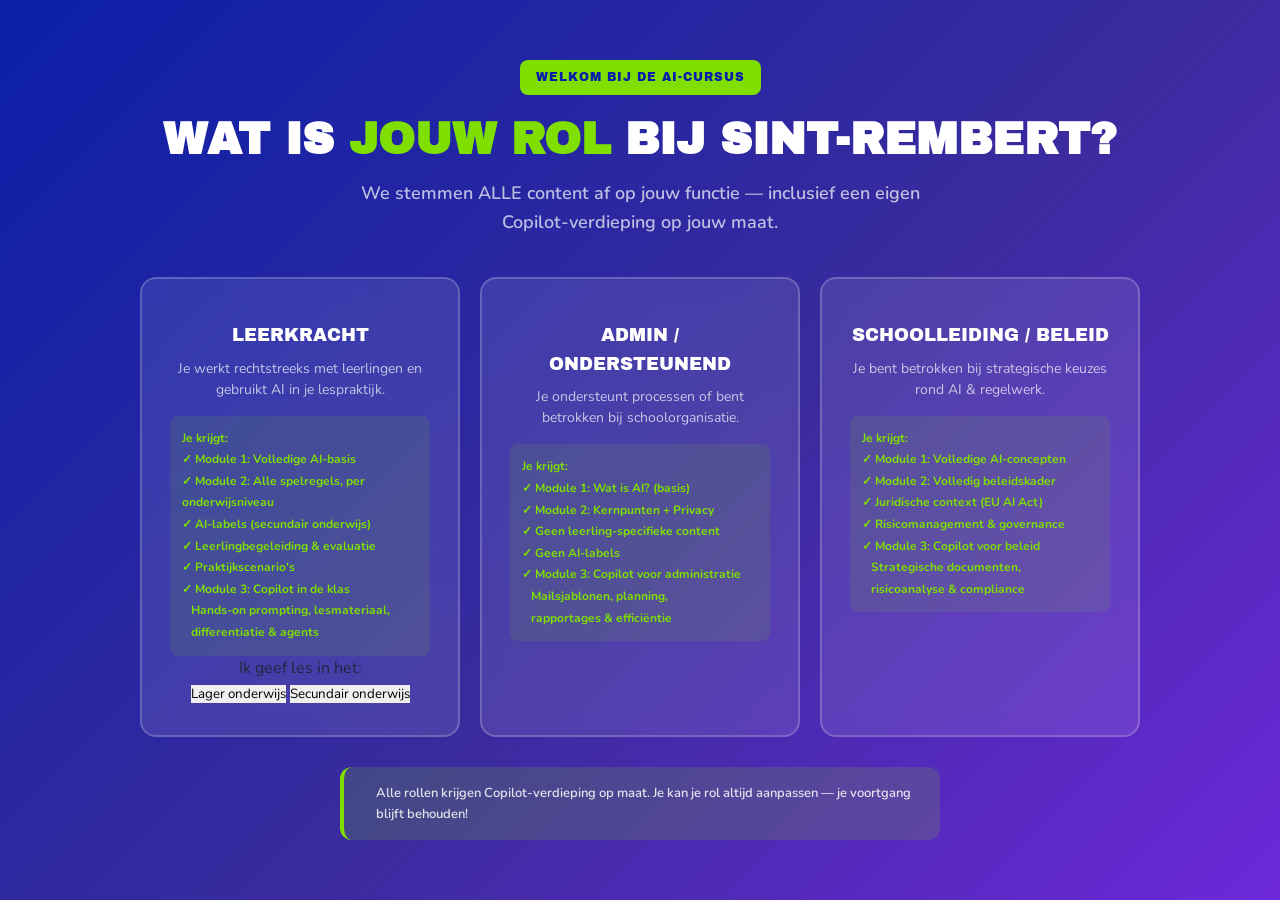
<file: index (1).html>
<!DOCTYPE html>
<html lang="nl">
<head>
<meta charset="UTF-8">
<meta name="viewport" content="width=device-width, initial-scale=1.0">
<title>AI-Cursus — Scholengroep Sint-Rembert</title>
<link href="https://fonts.googleapis.com/css2?family=Archivo+Black&family=Nunito:wght@400;600;700;800;900&display=swap" rel="stylesheet">
<link rel="stylesheet" href="style.css">
</head>
<body>
<div id="app">
<aside id="sidebar">
  <div class="sb-logo">
    <div class="sb-badge"><span>Sint-Rembert</span></div>
    <div class="sb-title">AI-<em>Cursus</em><br>Leerkrachten</div>
    <div class="sb-sub">Scholengroep Sint-Rembert · schooljaar 2025-2026</div>
  </div>
  <div class="prog-wrap">
    <div class="prog-label">Voortgang verplicht <span id="pct">0%</span></div>
    <div class="prog-track"><div class="prog-fill" id="pb" style="width:0%"></div></div>
  </div>
  <div class="nav-sec">
    <div class="nav-lbl">Menu</div>
    <div class="ni active" onclick="sv('home')" id="nav-home"><div class="ni-icon">🏠</div><div class="ni-info"><div class="ni-title">Overzicht</div><div class="ni-sub">Startpagina & visie</div></div></div>
  </div>
  <div class="nav-sec">
    <div class="nav-lbl">Verplichte modules</div>
    <div class="ni available" onclick="sm(1)" id="nav-mod1"><div class="ni-icon">🤖</div><div class="ni-info"><div class="ni-title">Wat is AI?</div><div class="ni-sub">Module 1 · Verplicht</div></div><span class="ni-badge" id="l1">›</span></div>
    <div class="ni locked" onclick="tm(2)" id="nav-mod2"><div class="ni-icon">🛡️</div><div class="ni-info"><div class="ni-title">Beleid & Leerlingen</div><div class="ni-sub">Module 2 · Verplicht</div></div><span class="ni-badge" id="l2">🔒</span></div>
    <div class="ni locked" onclick="tryC()" id="nav-cert"><div class="ni-icon">🏆</div><div class="ni-info"><div class="ni-title">Certificaat</div><div class="ni-sub">Na modules 1 & 2</div></div><span class="ni-badge" id="lc">🔒</span></div>
  </div>
  <div class="nav-sec">
    <div class="nav-lbl">Optioneel · Verdieping</div>
    <div class="ni optional" onclick="sm(3)" id="nav-mod3"><div class="ni-icon">✨</div><div class="ni-info"><div class="ni-title">Copilot in de praktijk</div><div class="ni-sub">Verdieping op eigen tempo</div></div><span class="ni-badge" id="l3">›</span></div>
  </div>
  <div class="sb-bot">
    <div class="uc">
      <div class="av" id="av">?</div>
      <div style="flex:1"><input class="un-inp" id="un" placeholder="Vul je naam in" onchange="sn()" oninput="ua()"><div class="eh">Voortgang lokaal bijgehouden</div></div>
    </div>
  </div>
</aside>

<main id="main">

<!-- ════════ HOME ════════ -->
<div class="view active" id="view-home">
  <div class="hero">
    <div class="hero-ey"><span>Scholengroep Sint-Rembert × EU AI Act × Digisprong</span></div>
    <h1 class="hero-h1">Word <span class="g">AI-Geletterd</span><br>als leerkracht</h1>
    <p class="hero-p">AI verandert het onderwijs fundamenteel — ook bij ons. Deze cursus maakt je wegwijs in wat AI is, hoe je leerlingen begeleidt bij verantwoord gebruik, en wat onze schoolregels zeggen. Twee verplichte modules, één certificaat conform de EU AI Act. Wie verder wil, kan daarna optioneel verdiepen in Copilot.</p>
    <div class="hero-stats">
      <div class="hs"><div class="hs-num">2</div><div class="hs-lbl">Verplichte modules</div></div>
      <div class="hs"><div class="hs-num">5</div><div class="hs-lbl">AI-labels</div></div>
      <div class="hs"><div class="hs-num">+1</div><div class="hs-lbl">Optionele verdieping</div></div>
      <div class="hs"><div class="hs-num">🏆</div><div class="hs-lbl">Certificaat</div></div>
    </div>
  </div>

  <div class="sw">
    <!-- VISIE -->
    <div class="sw-title">Onze <em>visie</em> op AI</div>
    <div class="sw-sub">Waarom investeert Sint-Rembert in AI-geletterdheid voor elk personeelslid?</div>
    <div class="vision-box">
      <div class="vision-title">🎯 Wat willen wij bereiken?</div>
      <div class="vision-text">Sint-Rembert gelooft in <strong>AI als een kans</strong>, niet als een bedreiging. We willen dat elke leerkracht — van SMIK tot VTI, van ASO tot BSO — <strong>zelfzeker en verantwoord</strong> omgaat met AI-tools. Niet om leerkrachten te vervangen, maar om hen te <strong>versterken</strong>: meer tijd voor de leerling, minder administratieve last, betere differentiatie.<br><br>
      Twee kernprincipes sturen onze aanpak: <strong>alleen meerwaarde</strong> — gebruik AI enkel als het écht bijdraagt aan goed onderwijs — en <strong>transparantie</strong> — wie AI gebruikt, blijft altijd verantwoordelijk voor het proces en de output. De leerkracht blijft de expert.<br><br>
      De <strong>EU AI Act</strong> (artikel 4, van toepassing sinds 2 februari 2025) verwacht van organisaties — ook scholen — dat ze zorgen voor voldoende AI-geletterdheid bij hun personeel. Het voltooien van de twee verplichte modules is onze invulling van die verplichting. Maar dit is méér dan een wettelijke verplichting: <strong>digitale competentie en mediawijsheid zijn een sleutelcompetentie in de leerplannen</strong> die we elke dag realiseren — wie aan AI-geletterdheid werkt, werkt dus letterlijk aan leerplandoelstellingen. We sluiten daarbij aan op het werk van het <strong>Kenniscentrum Digisprong</strong> (Vlaamse overheid), het <strong>Kenniscentrum Data & Maatschappij</strong> en <strong>Kennisnet</strong>.</div>
    </div>

    <!-- SPELREGELS -->
    <div class="sw-title" style="margin-top:28px">De <em>AI-Spelregels</em></div>
    <div class="sw-sub">Geldend voor alle leerkrachten en leerlingen van de scholengroep.</div>
    <div class="sr-row">
      <div class="sr-box wel">
        <div class="sr-box-title">✅ Wat mag wel?</div>
        <div class="sri"><div class="sr-chk">✓</div>Anonieme tekst ingeven in een goedgekeurde AI-tool</div>
        <div class="sri"><div class="sr-chk">✓</div>Documenten uploaden naar een goedgekeurde tool (Copilot M365)</div>
        <div class="sri"><div class="sr-chk">✓</div>Copilot M365 gebruiken met je schoolaccount</div>
        <div class="sri"><div class="sr-chk">✓</div>AI inzetten voor lesvoorbereiding en feedback</div>
        <div class="sri"><div class="sr-chk">✓</div>AI-output kritisch gebruiken als vertrekpunt</div>
      </div>
      <div class="sr-box niet">
        <div class="sr-box-title">❌ Wat mag niet?</div>
        <div class="sri sr-x-item"><div class="sr-x">✕</div>Persoonsgegevens ingeven in niet-goedgekeurde AI-tools</div>
        <div class="sri sr-x-item"><div class="sr-x">✕</div>Schooldocumenten uploaden naar gratis tools (ChatGPT, Gemini...)</div>
        <div class="sri sr-x-item"><div class="sr-x">✕</div>AI-output kritiekloos overnemen zonder controle</div>
        <div class="sri sr-x-item"><div class="sr-x">✕</div>Rapporten met leerlingennamen uploaden naar AI</div>
        <div class="sri sr-x-item"><div class="sr-x">✕</div>Leerlingen laten werken met niet-goedgekeurde tools</div>
      </div>
    </div>

    <!-- PROFESSIONALISERING PROMO -->
    <div class="promo-box">
      <div class="promo-ey"><span>Professionaliseringsplan Sint-Rembert</span></div>
      <div class="promo-title">Deze cursus is nog maar <em>het begin</em></div>
      <div class="promo-sub">AI-geletterdheid stopt niet bij een certificaat. Volgend schooljaar gaan we samen verder — met een topspreker over de ethische kant van AI en een praktisch sporenaanbod waarin je op jouw niveau aan de slag gaat. Plaatsen zijn beperkt, dus schrijf je nu al in.</div>
      <div class="promo-grid">
        <div class="promo-card">
          <div class="promo-icon">🎤</div>
          <div class="promo-date">📅 18 november</div>
          <div class="promo-card-title">Keynote: Orhan Agirdag</div>
          <div class="promo-card-desc">Professor onderwijswetenschappen (KU Leuven) en auteur over AI in het onderwijs. Hij neemt ons mee in de <strong style="color:white">ethische kant van AI</strong>: gelijke kansen, bias en wat AI doet met de kern van ons lesgeven. Een must voor elke leerkracht van de scholengroep.</div>
        </div>
        <div class="promo-card">
          <div class="promo-icon">🛠️</div>
          <div class="promo-date">Doorheen het schooljaar</div>
          <div class="promo-card-title">Sporenaanbod met Howest</div>
          <div class="promo-card-desc">Praktische workshops in samenwerking met <strong style="color:white">Howest</strong>, opgebouwd in sporen op jouw niveau: van eerste stappen met Copilot tot gevorderd werken met agents en AI in jouw vakgebied. Hands-on, meteen toepasbaar in je klas.</div>
        </div>
      </div>
      <a class="promo-btn" href="https://VERVANG-DOOR-JULLIE-INSCHRIJFLINK" target="_blank">✍️ Schrijf je meteen in</a>
    </div>

    <!-- MODULES -->
    <div class="sw-title" style="margin-top:28px">De <em>modules</em></div>
    <div class="sw-sub">Modules 1 en 2 zijn verplicht en geven recht op je certificaat. "Copilot in de praktijk" is een optionele verdieping — warm aanbevolen, maar niet verplicht.</div>
    <div class="mods-grid">
      <div class="mc" id="cm1" onclick="sm(1)">
        <div class="mc-badge">Module 1 · Verplicht</div>
        <div class="mc-icon">🤖</div>
        <div class="mc-title">Wat is AI?</div>
        <div class="mc-desc">Van machine learning tot deepfakes — je begrijpt hoe AI werkt, herkent het in je omgeving en kent de risico's voor jouw lespraktijk.</div>
        <div class="mc-meta"><div class="mc-dur">Eigen tempo</div><div class="mc-stat" id="ps1">Beschikbaar</div></div>
        <button class="sr-btn g" id="bm1">▶ Start</button>
      </div>
      <div class="mc locked" id="cm2" onclick="tm(2)">
        <div class="mc-badge">Module 2 · Verplicht</div>
        <div class="mc-icon">🛡️</div>
        <div class="mc-title">Beleid & Leerlingen begeleiden</div>
        <div class="mc-desc">De AI-spelregels, de EU AI Act, de 5 AI-labels, leerlingen begeleiden én je eigen opdrachten AI-bestendig maken. Essentieel voor elke leerkracht.</div>
        <div class="mc-meta"><div class="mc-dur">Eigen tempo</div><div class="mc-stat locked" id="ps2">🔒 Na module 1</div></div>
        <button class="sr-btn" id="bm2" disabled>🔒 Voltooi module 1</button>
      </div>
      <div class="mc optional-mod" id="cm3" onclick="sm(3)">
        <div class="mc-badge">Optioneel · Verdieping</div>
        <div class="mc-icon">✨</div>
        <div class="mc-title">Copilot in de praktijk</div>
        <div class="mc-desc">Hands-on met Copilot M365: prompten, een poster maken met de Maakmodule, lesmateriaal en evaluaties via de Teach-module en je eigen agent bouwen. Niet verplicht voor je certificaat.</div>
        <div class="mc-meta"><div class="mc-dur">Eigen tempo</div><div class="mc-stat opt" id="ps3">⭐ Optioneel</div></div>
        <button class="sr-btn o" id="bm3">▶ Start verdieping</button>
      </div>
    </div>
  </div>
</div>

<!-- ════════ MODULE 1 ════════ -->
<div class="view" id="view-mod1">
  <div class="mh">
    <button class="bk" onclick="sv('home')">← Terug</button>
    <div class="mh-info"><div class="mh-num">Module 1 · Verplicht</div><div class="mh-title">Wat is AI? — Van regels naar generatieve AI</div></div>
    <div class="dots" id="sd1"></div>
  </div>
  <div class="mc-content" id="m1c"></div>
</div>

<!-- ════════ MODULE 2 ════════ -->
<div class="view" id="view-mod2">
  <div class="mh">
    <button class="bk" onclick="sv('home')">← Terug</button>
    <div class="mh-info"><div class="mh-num">Module 2 · Verplicht</div><div class="mh-title">Beleid & Leerlingen begeleiden</div></div>
    <div class="dots" id="sd2"></div>
  </div>
  <div class="mc-content" id="m2c"></div>
</div>

<!-- ════════ MODULE 3 (OPTIONEEL) ════════ -->
<div class="view" id="view-mod3">
  <div class="mh opt-mh">
    <button class="bk" onclick="sv('home')">← Terug</button>
    <div class="mh-info"><div class="mh-num">Optionele verdieping · Verdieping op eigen tempo</div><div class="mh-title">Copilot in de praktijk — Jouw AI-assistent</div></div>
    <div class="dots" id="sd3"></div>
  </div>
  <div class="mc-content" id="m3c"></div>
</div>

<!-- ════════ CERTIFICAAT ════════ -->
<div id="cert-view">
  <div class="cert-wrap">
    <div class="cert-intro">
      <div class="cert-fire">🎉</div>
      <h2 style="font-family:'Archivo Black',sans-serif;font-size:26px;color:var(--blue);text-transform:uppercase;margin-bottom:7px">Gefeliciteerd!</h2>
      <p style="color:var(--muted);font-weight:700;margin-bottom:28px">Je hebt de 2 verplichte modules voltooid. Download je certificaat hieronder en upload het op Smartschool.</p>
    </div>

    <div class="ss-box" style="text-align:left;margin-bottom:20px">
      <div class="ss-title">📤 Upload op Smartschool</div>
      <div class="ss-steps">
        <div class="ss-step"><div class="ss-step-num">1</div><div class="ss-step-text">Controleer eerst dat <strong>je naam correct ingevuld is</strong> (links onderaan in de zijbalk). Die komt op het certificaat.</div></div>
        <div class="ss-step"><div class="ss-step-num">2</div><div class="ss-step-text">Klik op <strong>"Download certificaat (PDF)"</strong>. ⚠️ Dit kan slechts <strong>één keer</strong> — sla het bestand meteen op.</div></div>
        <div class="ss-step"><div class="ss-step-num">3</div><div class="ss-step-text">Ga naar <strong>Smartschool → Mijn portfolio</strong> (of de map die je pedagogisch ICT-coördinator aanwees) en upload het bestand als <em>Voornaam_Naam_AI_Certificaat.pdf</em> onder <strong>"AI-Geletterdheid — Certificaat 2025-2026"</strong>.</div></div>
        <div class="ss-step"><div class="ss-step-num">4</div><div class="ss-step-text">Je pedagogisch ICT-coördinator valideert de upload. Je ontvangt een bevestiging. <strong>Klaar!</strong></div></div>
      </div>
    </div>

    <div class="cert-box">
      <div class="cert-wm">SINT-REMBERT</div>
      <div class="cert-school">Scholengroep Sint-Rembert</div>
      <div class="cert-title">Certificaat <em>AI-Geletterdheid</em></div>
      <div class="cert-dec">Dit certificaat bevestigt dat</div>
      <div class="cert-name" id="cert-name">Leerkracht</div>
      <div class="cert-desc">de cursus <strong>AI-Spelregels & AI-Geletterdheid voor Leerkrachten</strong> succesvol heeft voltooid, in het kader van <strong>artikel 4 van de EU AI Act</strong>, het <strong>DigCompEdu-kader</strong> en de <strong>AI-spelregels van Scholengroep Sint-Rembert</strong>, aansluitend bij het Digisprong-beleid van de Vlaamse overheid.</div>
      <div class="cert-comps">
        <div class="cert-comp"><span class="ck">✓</span>AI begrijpen & herkennen</div>
        <div class="cert-comp"><span class="ck">✓</span>GenAI & deepfakes kennen</div>
        <div class="cert-comp"><span class="ck">✓</span>Hallucinaties & bias herkennen</div>
        <div class="cert-comp"><span class="ck">✓</span>Privacy & AI-spelregels</div>
        <div class="cert-comp"><span class="ck">✓</span>EU AI Act (art. 4) kennen</div>
        <div class="cert-comp"><span class="ck">✓</span>Leerlingen begeleiden</div>
        <div class="cert-comp"><span class="ck">✓</span>AI-labels toepassen</div>
        <div class="cert-comp"><span class="ck">✓</span>Transparantie bewaken</div>
        <div class="cert-comp"><span class="ck">✓</span>Kritisch AI-gebruik</div>
      </div>
      <div class="cert-sr"><span>Sint-</span><em>Rembert</em><span>Scholengroep</span></div>
      <div class="cert-meta">
        <div class="cm-i"><div class="cm-lbl">Datum</div><div class="cm-val" id="cert-date">—</div></div>
        <div class="cm-i"><div class="cm-lbl">Platform</div><div class="cm-val">ReLearn · Sint-Rembert</div></div>
        <div class="cm-i"><div class="cm-lbl">Geldigheid</div><div class="cm-val">2 jaar</div></div>
        <div class="cm-i"><div class="cm-lbl">Kader</div><div class="cm-val">EU AI Act + Digisprong</div></div>
      </div>
    </div>

    <div id="cert-dl-info"></div>
    <button class="print-btn" id="print-cert-btn" onclick="doCertPrint()">🖨️ Download certificaat (PDF)</button>
    <div class="cert-warn">⚠️ Je kan je certificaat slechts <strong>één keer</strong> downloaden. Controleer eerst je naam in de zijbalk en kies bij het afdrukken "Opslaan als PDF".</div>
  </div>
</div>

</main>
</div>
<script src="script.js"></script>
</body>
</html>
</file>
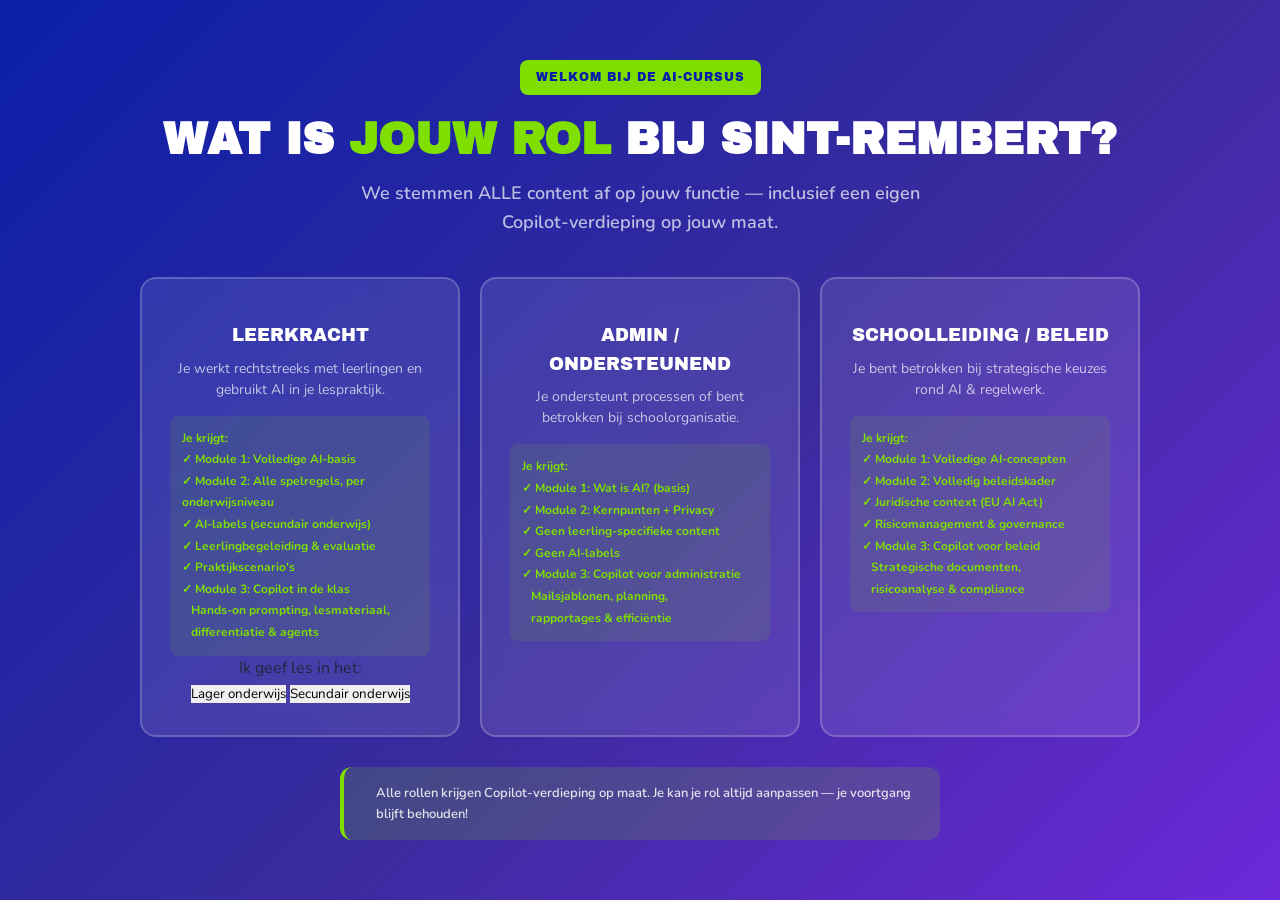
<file: index (3).html>
<!DOCTYPE html>
<html lang="nl">
<head>
<meta charset="UTF-8">
<meta name="viewport" content="width=device-width, initial-scale=1.0">
<title>AI-Cursus — Scholengroep Sint-Rembert</title>
<link href="https://fonts.googleapis.com/css2?family=Archivo+Black&family=Nunito:wght@400;600;700;800;900&display=swap" rel="stylesheet">
<link rel="stylesheet" href="style.css">
</head>
<body>
<div id="app">
<aside id="sidebar">
  <div class="sb-logo">
    <div class="sb-badge"><span>Sint-Rembert</span></div>
    <div class="sb-title">AI-<em>Cursus</em><br>Leerkrachten</div>
    <div class="sb-sub">Scholengroep Sint-Rembert · schooljaar 2025-2026</div>
  </div>
  <div class="prog-wrap">
    <div class="prog-label">Voortgang verplicht <span id="pct">0%</span></div>
    <div class="prog-track"><div class="prog-fill" id="pb" style="width:0%"></div></div>
  </div>
  <div class="nav-sec">
    <div class="nav-lbl">Menu</div>
    <div class="ni active" onclick="sv('home')" id="nav-home"><div class="ni-icon">🏠</div><div class="ni-info"><div class="ni-title">Overzicht</div><div class="ni-sub">Startpagina & visie</div></div></div>
  </div>
  <div class="nav-sec">
    <div class="nav-lbl">Verplichte modules</div>
    <div class="ni available" onclick="sm(1)" id="nav-mod1"><div class="ni-icon">🤖</div><div class="ni-info"><div class="ni-title">Wat is AI?</div><div class="ni-sub">± 60 min · Module 1</div></div><span class="ni-badge" id="l1">›</span></div>
    <div class="ni locked" onclick="tm(2)" id="nav-mod2"><div class="ni-icon">🛡️</div><div class="ni-info"><div class="ni-title">Beleid & Leerlingen</div><div class="ni-sub">± 50 min · Module 2</div></div><span class="ni-badge" id="l2">🔒</span></div>
    <div class="ni locked" onclick="tryC()" id="nav-cert"><div class="ni-icon">🏆</div><div class="ni-info"><div class="ni-title">Certificaat</div><div class="ni-sub">Na modules 1 & 2</div></div><span class="ni-badge" id="lc">🔒</span></div>
  </div>
  <div class="nav-sec">
    <div class="nav-lbl">Optioneel · Verdieping</div>
    <div class="ni optional" onclick="sm(3)" id="nav-mod3"><div class="ni-icon">✨</div><div class="ni-info"><div class="ni-title">Copilot in de praktijk</div><div class="ni-sub">± 75 min · Niet verplicht</div></div><span class="ni-badge" id="l3">›</span></div>
  </div>
  <div class="sb-bot">
    <div class="uc">
      <div class="av" id="av">?</div>
      <div style="flex:1"><input class="un-inp" id="un" placeholder="Vul je naam in" onchange="sn()" oninput="ua()"><div class="eh">Voortgang lokaal bijgehouden</div></div>
    </div>
  </div>
</aside>

<main id="main">

<!-- ════════ HOME ════════ -->
<div class="view active" id="view-home">
  <div class="hero">
    <div class="hero-ey"><span>Scholengroep Sint-Rembert × EU AI Act × Digisprong</span></div>
    <h1 class="hero-h1">Word <span class="g">AI-Geletterd</span><br>als leerkracht</h1>
    <p class="hero-p">AI verandert het onderwijs fundamenteel — ook bij ons. Deze cursus maakt je wegwijs in wat AI is, hoe je leerlingen begeleidt bij verantwoord gebruik, en wat onze schoolregels zeggen. Twee verplichte modules, één certificaat conform de EU AI Act. Wie verder wil, kan daarna optioneel verdiepen in Copilot.</p>
    <div class="hero-stats">
      <div class="hs"><div class="hs-num">2</div><div class="hs-lbl">Verplichte modules</div></div>
      <div class="hs"><div class="hs-num">±2u</div><div class="hs-lbl">Studieduur</div></div>
      <div class="hs"><div class="hs-num">+1</div><div class="hs-lbl">Optionele verdieping</div></div>
      <div class="hs"><div class="hs-num">🏆</div><div class="hs-lbl">Certificaat</div></div>
    </div>
  </div>

  <div class="sw">
    <!-- VISIE -->
    <div class="sw-title">Onze <em>visie</em> op AI</div>
    <div class="sw-sub">Waarom investeert Sint-Rembert in AI-geletterdheid voor elk personeelslid?</div>
    <div class="vision-box">
      <div class="vision-title">🎯 Wat willen wij bereiken?</div>
      <div class="vision-text">Sint-Rembert gelooft in <strong>AI als een kans</strong>, niet als een bedreiging. We willen dat elke leerkracht — van SMIK tot VTI, van ASO tot BSO — <strong>zelfzeker en verantwoord</strong> omgaat met AI-tools. Niet om leerkrachten te vervangen, maar om hen te <strong>versterken</strong>: meer tijd voor de leerling, minder administratieve last, betere differentiatie.<br><br>
      Twee kernprincipes sturen onze aanpak: <strong>alleen meerwaarde</strong> — gebruik AI enkel als het écht bijdraagt aan goed onderwijs — en <strong>transparantie</strong> — wie AI gebruikt, blijft altijd verantwoordelijk voor het proces en de output. De leerkracht blijft de expert.<br><br>
      De <strong>EU AI Act</strong> (artikel 4, van toepassing sinds 2 februari 2025) verwacht van organisaties — ook scholen — dat ze zorgen voor voldoende AI-geletterdheid bij hun personeel. Het voltooien van de twee verplichte modules is onze invulling van die verplichting. We sluiten daarbij aan op het werk van het <strong>Kenniscentrum Digisprong</strong> (Vlaamse overheid), het <strong>Kenniscentrum Data & Maatschappij</strong> en <strong>Kennisnet</strong>.</div>
    </div>

    <!-- SPELREGELS -->
    <div class="sw-title" style="margin-top:28px">De <em>AI-Spelregels</em></div>
    <div class="sw-sub">Geldend voor alle leerkrachten en leerlingen van de scholengroep.</div>
    <div class="sr-row">
      <div class="sr-box wel">
        <div class="sr-box-title">✅ Wat mag wel?</div>
        <div class="sri"><div class="sr-chk">✓</div>Anonieme tekst ingeven in een goedgekeurde AI-tool</div>
        <div class="sri"><div class="sr-chk">✓</div>Documenten uploaden naar een goedgekeurde tool (Copilot M365)</div>
        <div class="sri"><div class="sr-chk">✓</div>Copilot M365 gebruiken met je schoolaccount</div>
        <div class="sri"><div class="sr-chk">✓</div>AI inzetten voor lesvoorbereiding en feedback</div>
        <div class="sri"><div class="sr-chk">✓</div>AI-output kritisch gebruiken als vertrekpunt</div>
      </div>
      <div class="sr-box niet">
        <div class="sr-box-title">❌ Wat mag niet?</div>
        <div class="sri sr-x-item"><div class="sr-x">✕</div>Persoonsgegevens ingeven in niet-goedgekeurde AI-tools</div>
        <div class="sri sr-x-item"><div class="sr-x">✕</div>Schooldocumenten uploaden naar gratis tools (ChatGPT, Gemini...)</div>
        <div class="sri sr-x-item"><div class="sr-x">✕</div>AI-output kritiekloos overnemen zonder controle</div>
        <div class="sri sr-x-item"><div class="sr-x">✕</div>Rapporten met leerlingennamen uploaden naar AI</div>
        <div class="sri sr-x-item"><div class="sr-x">✕</div>Leerlingen laten werken met niet-goedgekeurde tools</div>
      </div>
    </div>

    <!-- MODULES -->
    <div class="sw-title" style="margin-top:28px">De <em>modules</em></div>
    <div class="sw-sub">Modules 1 en 2 zijn verplicht en geven recht op je certificaat. "Copilot in de praktijk" is een optionele verdieping — warm aanbevolen, maar niet verplicht.</div>
    <div class="mods-grid">
      <div class="mc" id="cm1" onclick="sm(1)">
        <div class="mc-badge">Module 1 · Verplicht</div>
        <div class="mc-icon">🤖</div>
        <div class="mc-title">Wat is AI?</div>
        <div class="mc-desc">Van machine learning tot deepfakes — je begrijpt hoe AI werkt, herkent het in je omgeving en kent de risico's voor jouw lespraktijk.</div>
        <div class="mc-meta"><div class="mc-dur">⏱ ± 60 min</div><div class="mc-stat" id="ps1">Beschikbaar</div></div>
        <button class="sr-btn g" id="bm1">▶ Start</button>
      </div>
      <div class="mc locked" id="cm2" onclick="tm(2)">
        <div class="mc-badge">Module 2 · Verplicht</div>
        <div class="mc-icon">🛡️</div>
        <div class="mc-title">Beleid & Leerlingen begeleiden</div>
        <div class="mc-desc">De AI-spelregels, de EU AI Act, de 5 AI-labels en hoe je leerlingen begeleidt bij verantwoord AI-gebruik. Essentieel voor elke leerkracht.</div>
        <div class="mc-meta"><div class="mc-dur">⏱ ± 50 min</div><div class="mc-stat locked" id="ps2">🔒 Na module 1</div></div>
        <button class="sr-btn" id="bm2" disabled>🔒 Voltooi module 1</button>
      </div>
      <div class="mc optional-mod" id="cm3" onclick="sm(3)">
        <div class="mc-badge">Optioneel · Verdieping</div>
        <div class="mc-icon">✨</div>
        <div class="mc-title">Copilot in de praktijk</div>
        <div class="mc-desc">Prompts schrijven, de Teach-module, agents bouwen — voor wie écht aan de slag wil met Copilot M365. Niet verplicht voor je certificaat.</div>
        <div class="mc-meta"><div class="mc-dur">⏱ ± 75 min</div><div class="mc-stat opt" id="ps3">⭐ Optioneel</div></div>
        <button class="sr-btn o" id="bm3">▶ Start verdieping</button>
      </div>
    </div>
  </div>
</div>

<!-- ════════ MODULE 1 ════════ -->
<div class="view" id="view-mod1">
  <div class="mh">
    <button class="bk" onclick="sv('home')">← Terug</button>
    <div class="mh-info"><div class="mh-num">Module 1 · Verplicht · ± 60 min</div><div class="mh-title">Wat is AI? — Van regels naar generatieve AI</div></div>
    <div class="dots" id="sd1"></div>
  </div>
  <div class="mc-content" id="m1c"></div>
</div>

<!-- ════════ MODULE 2 ════════ -->
<div class="view" id="view-mod2">
  <div class="mh">
    <button class="bk" onclick="sv('home')">← Terug</button>
    <div class="mh-info"><div class="mh-num">Module 2 · Verplicht · ± 50 min</div><div class="mh-title">Beleid & Leerlingen begeleiden</div></div>
    <div class="dots" id="sd2"></div>
  </div>
  <div class="mc-content" id="m2c"></div>
</div>

<!-- ════════ MODULE 3 (OPTIONEEL) ════════ -->
<div class="view" id="view-mod3">
  <div class="mh opt-mh">
    <button class="bk" onclick="sv('home')">← Terug</button>
    <div class="mh-info"><div class="mh-num">Optionele verdieping · ± 75 min · Niet verplicht</div><div class="mh-title">Copilot in de praktijk — Jouw AI-assistent</div></div>
    <div class="dots" id="sd3"></div>
  </div>
  <div class="mc-content" id="m3c"></div>
</div>

<!-- ════════ CERTIFICAAT ════════ -->
<div id="cert-view">
  <div class="cert-wrap">
    <div class="cert-intro">
      <div class="cert-fire">🎉</div>
      <h2 style="font-family:'Archivo Black',sans-serif;font-size:26px;color:var(--blue);text-transform:uppercase;margin-bottom:7px">Gefeliciteerd!</h2>
      <p style="color:var(--muted);font-weight:700;margin-bottom:28px">Je hebt de 2 verplichte modules voltooid. Download je certificaat hieronder en upload het op Smartschool.</p>
    </div>

    <div class="ss-box" style="text-align:left;margin-bottom:20px">
      <div class="ss-title">📤 Upload op Smartschool</div>
      <div class="ss-steps">
        <div class="ss-step"><div class="ss-step-num">1</div><div class="ss-step-text">Controleer eerst dat <strong>je naam correct ingevuld is</strong> (links onderaan in de zijbalk). Die komt op het certificaat.</div></div>
        <div class="ss-step"><div class="ss-step-num">2</div><div class="ss-step-text">Klik op <strong>"Download certificaat (PDF)"</strong>. ⚠️ Dit kan slechts <strong>één keer</strong> — sla het bestand meteen op.</div></div>
        <div class="ss-step"><div class="ss-step-num">3</div><div class="ss-step-text">Ga naar <strong>Smartschool → Mijn portfolio</strong> (of de map die je pedagogisch ICT-coördinator aanwees) en upload het bestand als <em>Voornaam_Naam_AI_Certificaat.pdf</em> onder <strong>"AI-Geletterdheid — Certificaat 2025-2026"</strong>.</div></div>
        <div class="ss-step"><div class="ss-step-num">4</div><div class="ss-step-text">Je pedagogisch ICT-coördinator valideert de upload. Je ontvangt een bevestiging. <strong>Klaar!</strong></div></div>
      </div>
    </div>

    <div class="cert-box">
      <div class="cert-wm">SINT-REMBERT</div>
      <div class="cert-school">Scholengroep Sint-Rembert</div>
      <div class="cert-title">Certificaat <em>AI-Geletterdheid</em></div>
      <div class="cert-dec">Dit certificaat bevestigt dat</div>
      <div class="cert-name" id="cert-name">Leerkracht</div>
      <div class="cert-desc">de cursus <strong>AI-Spelregels & AI-Geletterdheid voor Leerkrachten</strong> succesvol heeft voltooid, in het kader van <strong>artikel 4 van de EU AI Act</strong>, het <strong>DigCompEdu-kader</strong> en de <strong>AI-spelregels van Scholengroep Sint-Rembert</strong>, aansluitend bij het Digisprong-beleid van de Vlaamse overheid.</div>
      <div class="cert-comps">
        <div class="cert-comp"><span class="ck">✓</span>AI begrijpen & herkennen</div>
        <div class="cert-comp"><span class="ck">✓</span>GenAI & deepfakes kennen</div>
        <div class="cert-comp"><span class="ck">✓</span>Hallucinaties & bias herkennen</div>
        <div class="cert-comp"><span class="ck">✓</span>Privacy & AI-spelregels</div>
        <div class="cert-comp"><span class="ck">✓</span>EU AI Act (art. 4) kennen</div>
        <div class="cert-comp"><span class="ck">✓</span>Leerlingen begeleiden</div>
        <div class="cert-comp"><span class="ck">✓</span>AI-labels toepassen</div>
        <div class="cert-comp"><span class="ck">✓</span>Transparantie bewaken</div>
        <div class="cert-comp"><span class="ck">✓</span>Kritisch AI-gebruik</div>
      </div>
      <div class="cert-sr"><span>Sint-</span><em>Rembert</em><span>Scholengroep</span></div>
      <div class="cert-meta">
        <div class="cm-i"><div class="cm-lbl">Datum</div><div class="cm-val" id="cert-date">—</div></div>
        <div class="cm-i"><div class="cm-lbl">Platform</div><div class="cm-val">ReLearn · Sint-Rembert</div></div>
        <div class="cm-i"><div class="cm-lbl">Geldigheid</div><div class="cm-val">2 jaar</div></div>
        <div class="cm-i"><div class="cm-lbl">Kader</div><div class="cm-val">EU AI Act + Digisprong</div></div>
      </div>
    </div>

    <div id="cert-dl-info"></div>
    <button class="print-btn" id="print-cert-btn" onclick="doCertPrint()">🖨️ Download certificaat (PDF)</button>
    <div class="cert-warn">⚠️ Je kan je certificaat slechts <strong>één keer</strong> downloaden. Controleer eerst je naam in de zijbalk en kies bij het afdrukken "Opslaan als PDF".</div>
  </div>
</div>

</main>
</div>
<script src="script.js"></script>
</body>
</html>
</file>
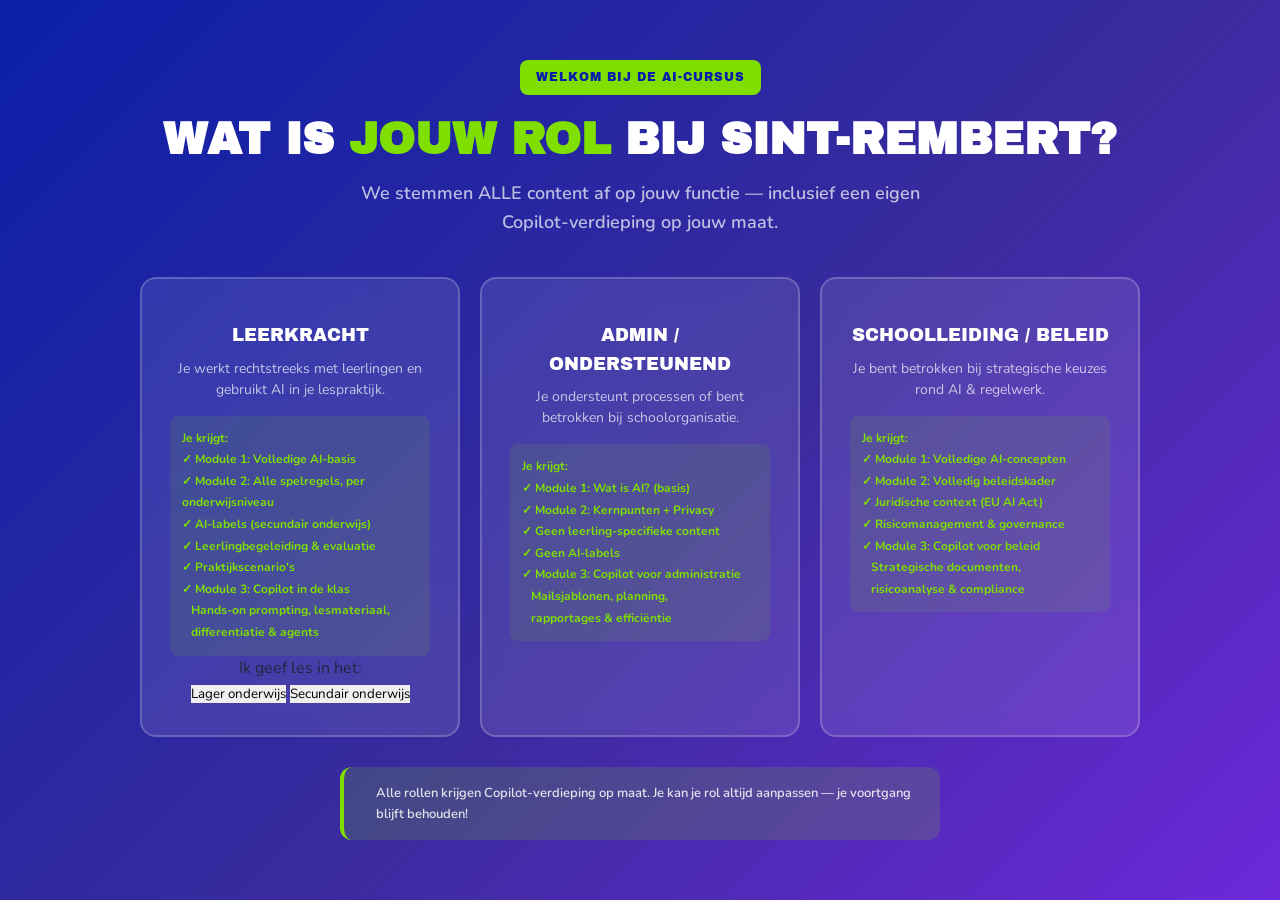
<file: index (4).html>
<!DOCTYPE html>
<html lang="nl">
<head>
<meta charset="UTF-8">
<meta name="viewport" content="width=device-width, initial-scale=1.0">
<title>AI-Cursus — Scholengroep Sint-Rembert</title>
<link href="https://fonts.googleapis.com/css2?family=Archivo+Black&family=Nunito:wght@400;600;700;800;900&display=swap" rel="stylesheet">
<link rel="stylesheet" href="style.css">
</head>
<body>
<div id="app">
<aside id="sidebar">
  <div class="sb-logo">
    <div class="sb-badge"><span>Sint-Rembert</span></div>
    <div class="sb-title">AI-<em>Cursus</em><br>Leerkrachten</div>
    <div class="sb-sub">Scholengroep Sint-Rembert · schooljaar 2025-2026</div>
  </div>
  <div class="prog-wrap">
    <div class="prog-label">Voortgang verplicht <span id="pct">0%</span></div>
    <div class="prog-track"><div class="prog-fill" id="pb" style="width:0%"></div></div>
  </div>
  <div class="nav-sec">
    <div class="nav-lbl">Menu</div>
    <div class="ni active" onclick="sv('home')" id="nav-home"><div class="ni-icon">🏠</div><div class="ni-info"><div class="ni-title">Overzicht</div><div class="ni-sub">Startpagina & visie</div></div></div>
  </div>
  <div class="nav-sec">
    <div class="nav-lbl">Verplichte modules</div>
    <div class="ni available" onclick="sm(1)" id="nav-mod1"><div class="ni-icon">🤖</div><div class="ni-info"><div class="ni-title">Wat is AI?</div><div class="ni-sub">Module 1 · Verplicht</div></div><span class="ni-badge" id="l1">›</span></div>
    <div class="ni locked" onclick="tm(2)" id="nav-mod2"><div class="ni-icon">🛡️</div><div class="ni-info"><div class="ni-title">Beleid & Leerlingen</div><div class="ni-sub">Module 2 · Verplicht</div></div><span class="ni-badge" id="l2">🔒</span></div>
    <div class="ni locked" onclick="tryC()" id="nav-cert"><div class="ni-icon">🏆</div><div class="ni-info"><div class="ni-title">Certificaat</div><div class="ni-sub">Na modules 1 & 2</div></div><span class="ni-badge" id="lc">🔒</span></div>
  </div>
  <div class="nav-sec">
    <div class="nav-lbl">Optioneel · Verdieping</div>
    <div class="ni optional" onclick="sm(3)" id="nav-mod3"><div class="ni-icon">✨</div><div class="ni-info"><div class="ni-title">Copilot in de praktijk</div><div class="ni-sub">Verdieping op eigen tempo</div></div><span class="ni-badge" id="l3">›</span></div>
  </div>
  <div class="sb-bot">
    <div class="uc">
      <div class="av" id="av">?</div>
      <div style="flex:1"><input class="un-inp" id="un" placeholder="Vul je naam in" onchange="sn()" oninput="ua()"><div class="eh">Voortgang lokaal bijgehouden</div></div>
    </div>
  </div>
</aside>

<main id="main">

<!-- ════════ HOME ════════ -->
<div class="view active" id="view-home">
  <div class="hero">
    <div class="hero-ey"><span>Scholengroep Sint-Rembert × EU AI Act × Digisprong</span></div>
    <h1 class="hero-h1">Word <span class="g">AI-Geletterd</span><br>als leerkracht</h1>
    <p class="hero-p">AI verandert het onderwijs fundamenteel — ook bij ons. Deze cursus maakt je wegwijs in wat AI is, hoe je leerlingen begeleidt bij verantwoord gebruik, en wat onze schoolregels zeggen. Twee verplichte modules, één certificaat conform de EU AI Act. Wie verder wil, kan daarna optioneel verdiepen in Copilot.</p>
    <div class="hero-stats">
      <div class="hs"><div class="hs-num">2</div><div class="hs-lbl">Verplichte modules</div></div>
      <div class="hs"><div class="hs-num">5</div><div class="hs-lbl">AI-labels</div></div>
      <div class="hs"><div class="hs-num">+1</div><div class="hs-lbl">Optionele verdieping</div></div>
      <div class="hs"><div class="hs-num">🏆</div><div class="hs-lbl">Certificaat</div></div>
    </div>
  </div>

  <div class="sw">
    <!-- VISIE -->
    <div class="sw-title">Onze <em>visie</em> op AI</div>
    <div class="sw-sub">Waarom investeert Sint-Rembert in AI-geletterdheid voor elk personeelslid?</div>
    <div class="vision-box">
      <div class="vision-title">🎯 Wat willen wij bereiken?</div>
      <div class="vision-text">Sint-Rembert gelooft in <strong>AI als een kans</strong>, niet als een bedreiging. We willen dat elke leerkracht — van SMIK tot VTI, van ASO tot BSO — <strong>zelfzeker en verantwoord</strong> omgaat met AI-tools. Niet om leerkrachten te vervangen, maar om hen te <strong>versterken</strong>: meer tijd voor de leerling, minder administratieve last, betere differentiatie.<br><br>
      Twee kernprincipes sturen onze aanpak: <strong>alleen meerwaarde</strong> — gebruik AI enkel als het écht bijdraagt aan goed onderwijs — en <strong>transparantie</strong> — wie AI gebruikt, blijft altijd verantwoordelijk voor het proces en de output. De leerkracht blijft de expert.<br><br>
      De <strong>EU AI Act</strong> (artikel 4, van toepassing sinds 2 februari 2025) verwacht van organisaties — ook scholen — dat ze zorgen voor voldoende AI-geletterdheid bij hun personeel. Het voltooien van de twee verplichte modules is onze invulling van die verplichting. We sluiten daarbij aan op het werk van het <strong>Kenniscentrum Digisprong</strong> (Vlaamse overheid), het <strong>Kenniscentrum Data & Maatschappij</strong> en <strong>Kennisnet</strong>.</div>
    </div>

    <!-- SPELREGELS -->
    <div class="sw-title" style="margin-top:28px">De <em>AI-Spelregels</em></div>
    <div class="sw-sub">Geldend voor alle leerkrachten en leerlingen van de scholengroep.</div>
    <div class="sr-row">
      <div class="sr-box wel">
        <div class="sr-box-title">✅ Wat mag wel?</div>
        <div class="sri"><div class="sr-chk">✓</div>Anonieme tekst ingeven in een goedgekeurde AI-tool</div>
        <div class="sri"><div class="sr-chk">✓</div>Documenten uploaden naar een goedgekeurde tool (Copilot M365)</div>
        <div class="sri"><div class="sr-chk">✓</div>Copilot M365 gebruiken met je schoolaccount</div>
        <div class="sri"><div class="sr-chk">✓</div>AI inzetten voor lesvoorbereiding en feedback</div>
        <div class="sri"><div class="sr-chk">✓</div>AI-output kritisch gebruiken als vertrekpunt</div>
      </div>
      <div class="sr-box niet">
        <div class="sr-box-title">❌ Wat mag niet?</div>
        <div class="sri sr-x-item"><div class="sr-x">✕</div>Persoonsgegevens ingeven in niet-goedgekeurde AI-tools</div>
        <div class="sri sr-x-item"><div class="sr-x">✕</div>Schooldocumenten uploaden naar gratis tools (ChatGPT, Gemini...)</div>
        <div class="sri sr-x-item"><div class="sr-x">✕</div>AI-output kritiekloos overnemen zonder controle</div>
        <div class="sri sr-x-item"><div class="sr-x">✕</div>Rapporten met leerlingennamen uploaden naar AI</div>
        <div class="sri sr-x-item"><div class="sr-x">✕</div>Leerlingen laten werken met niet-goedgekeurde tools</div>
      </div>
    </div>

    <!-- PROFESSIONALISERING PROMO -->
    <div class="promo-box">
      <div class="promo-ey"><span>Professionaliseringsplan Sint-Rembert</span></div>
      <div class="promo-title">Deze cursus is nog maar <em>het begin</em></div>
      <div class="promo-sub">AI-geletterdheid stopt niet bij een certificaat. Volgend schooljaar gaan we samen verder — met een topspreker over de ethische kant van AI en een praktisch sporenaanbod waarin je op jouw niveau aan de slag gaat. Plaatsen zijn beperkt, dus schrijf je nu al in.</div>
      <div class="promo-grid">
        <div class="promo-card">
          <div class="promo-icon">🎤</div>
          <div class="promo-date">📅 18 november</div>
          <div class="promo-card-title">Keynote: Orhan Agirdag</div>
          <div class="promo-card-desc">Professor onderwijswetenschappen (KU Leuven) en auteur over AI in het onderwijs. Hij neemt ons mee in de <strong style="color:white">ethische kant van AI</strong>: gelijke kansen, bias en wat AI doet met de kern van ons lesgeven. Een must voor elke leerkracht van de scholengroep.</div>
        </div>
        <div class="promo-card">
          <div class="promo-icon">🛠️</div>
          <div class="promo-date">Doorheen het schooljaar</div>
          <div class="promo-card-title">Sporenaanbod met Howest</div>
          <div class="promo-card-desc">Praktische workshops in samenwerking met <strong style="color:white">Howest</strong>, opgebouwd in sporen op jouw niveau: van eerste stappen met Copilot tot gevorderd werken met agents en AI in jouw vakgebied. Hands-on, meteen toepasbaar in je klas.</div>
        </div>
      </div>
      <a class="promo-btn" href="https://VERVANG-DOOR-JULLIE-INSCHRIJFLINK" target="_blank">✍️ Schrijf je meteen in</a>
    </div>

    <!-- MODULES -->
    <div class="sw-title" style="margin-top:28px">De <em>modules</em></div>
    <div class="sw-sub">Modules 1 en 2 zijn verplicht en geven recht op je certificaat. "Copilot in de praktijk" is een optionele verdieping — warm aanbevolen, maar niet verplicht.</div>
    <div class="mods-grid">
      <div class="mc" id="cm1" onclick="sm(1)">
        <div class="mc-badge">Module 1 · Verplicht</div>
        <div class="mc-icon">🤖</div>
        <div class="mc-title">Wat is AI?</div>
        <div class="mc-desc">Van machine learning tot deepfakes — je begrijpt hoe AI werkt, herkent het in je omgeving en kent de risico's voor jouw lespraktijk.</div>
        <div class="mc-meta"><div class="mc-dur">Eigen tempo</div><div class="mc-stat" id="ps1">Beschikbaar</div></div>
        <button class="sr-btn g" id="bm1">▶ Start</button>
      </div>
      <div class="mc locked" id="cm2" onclick="tm(2)">
        <div class="mc-badge">Module 2 · Verplicht</div>
        <div class="mc-icon">🛡️</div>
        <div class="mc-title">Beleid & Leerlingen begeleiden</div>
        <div class="mc-desc">De AI-spelregels, de EU AI Act, de 5 AI-labels, leerlingen begeleiden én je eigen opdrachten AI-bestendig maken. Essentieel voor elke leerkracht.</div>
        <div class="mc-meta"><div class="mc-dur">Eigen tempo</div><div class="mc-stat locked" id="ps2">🔒 Na module 1</div></div>
        <button class="sr-btn" id="bm2" disabled>🔒 Voltooi module 1</button>
      </div>
      <div class="mc optional-mod" id="cm3" onclick="sm(3)">
        <div class="mc-badge">Optioneel · Verdieping</div>
        <div class="mc-icon">✨</div>
        <div class="mc-title">Copilot in de praktijk</div>
        <div class="mc-desc">Hands-on met Copilot M365: prompten, een poster maken met de Maakmodule, lesmateriaal en evaluaties via de Teach-module en je eigen agent bouwen. Niet verplicht voor je certificaat.</div>
        <div class="mc-meta"><div class="mc-dur">Eigen tempo</div><div class="mc-stat opt" id="ps3">⭐ Optioneel</div></div>
        <button class="sr-btn o" id="bm3">▶ Start verdieping</button>
      </div>
    </div>
  </div>
</div>

<!-- ════════ MODULE 1 ════════ -->
<div class="view" id="view-mod1">
  <div class="mh">
    <button class="bk" onclick="sv('home')">← Terug</button>
    <div class="mh-info"><div class="mh-num">Module 1 · Verplicht</div><div class="mh-title">Wat is AI? — Van regels naar generatieve AI</div></div>
    <div class="dots" id="sd1"></div>
  </div>
  <div class="mc-content" id="m1c"></div>
</div>

<!-- ════════ MODULE 2 ════════ -->
<div class="view" id="view-mod2">
  <div class="mh">
    <button class="bk" onclick="sv('home')">← Terug</button>
    <div class="mh-info"><div class="mh-num">Module 2 · Verplicht</div><div class="mh-title">Beleid & Leerlingen begeleiden</div></div>
    <div class="dots" id="sd2"></div>
  </div>
  <div class="mc-content" id="m2c"></div>
</div>

<!-- ════════ MODULE 3 (OPTIONEEL) ════════ -->
<div class="view" id="view-mod3">
  <div class="mh opt-mh">
    <button class="bk" onclick="sv('home')">← Terug</button>
    <div class="mh-info"><div class="mh-num">Optionele verdieping · Verdieping op eigen tempo</div><div class="mh-title">Copilot in de praktijk — Jouw AI-assistent</div></div>
    <div class="dots" id="sd3"></div>
  </div>
  <div class="mc-content" id="m3c"></div>
</div>

<!-- ════════ CERTIFICAAT ════════ -->
<div id="cert-view">
  <div class="cert-wrap">
    <div class="cert-intro">
      <div class="cert-fire">🎉</div>
      <h2 style="font-family:'Archivo Black',sans-serif;font-size:26px;color:var(--blue);text-transform:uppercase;margin-bottom:7px">Gefeliciteerd!</h2>
      <p style="color:var(--muted);font-weight:700;margin-bottom:28px">Je hebt de 2 verplichte modules voltooid. Download je certificaat hieronder en upload het op Smartschool.</p>
    </div>

    <div class="ss-box" style="text-align:left;margin-bottom:20px">
      <div class="ss-title">📤 Upload op Smartschool</div>
      <div class="ss-steps">
        <div class="ss-step"><div class="ss-step-num">1</div><div class="ss-step-text">Controleer eerst dat <strong>je naam correct ingevuld is</strong> (links onderaan in de zijbalk). Die komt op het certificaat.</div></div>
        <div class="ss-step"><div class="ss-step-num">2</div><div class="ss-step-text">Klik op <strong>"Download certificaat (PDF)"</strong>. ⚠️ Dit kan slechts <strong>één keer</strong> — sla het bestand meteen op.</div></div>
        <div class="ss-step"><div class="ss-step-num">3</div><div class="ss-step-text">Ga naar <strong>Smartschool → Mijn portfolio</strong> (of de map die je pedagogisch ICT-coördinator aanwees) en upload het bestand als <em>Voornaam_Naam_AI_Certificaat.pdf</em> onder <strong>"AI-Geletterdheid — Certificaat 2025-2026"</strong>.</div></div>
        <div class="ss-step"><div class="ss-step-num">4</div><div class="ss-step-text">Je pedagogisch ICT-coördinator valideert de upload. Je ontvangt een bevestiging. <strong>Klaar!</strong></div></div>
      </div>
    </div>

    <div class="cert-box">
      <div class="cert-wm">SINT-REMBERT</div>
      <div class="cert-school">Scholengroep Sint-Rembert</div>
      <div class="cert-title">Certificaat <em>AI-Geletterdheid</em></div>
      <div class="cert-dec">Dit certificaat bevestigt dat</div>
      <div class="cert-name" id="cert-name">Leerkracht</div>
      <div class="cert-desc">de cursus <strong>AI-Spelregels & AI-Geletterdheid voor Leerkrachten</strong> succesvol heeft voltooid, in het kader van <strong>artikel 4 van de EU AI Act</strong>, het <strong>DigCompEdu-kader</strong> en de <strong>AI-spelregels van Scholengroep Sint-Rembert</strong>, aansluitend bij het Digisprong-beleid van de Vlaamse overheid.</div>
      <div class="cert-comps">
        <div class="cert-comp"><span class="ck">✓</span>AI begrijpen & herkennen</div>
        <div class="cert-comp"><span class="ck">✓</span>GenAI & deepfakes kennen</div>
        <div class="cert-comp"><span class="ck">✓</span>Hallucinaties & bias herkennen</div>
        <div class="cert-comp"><span class="ck">✓</span>Privacy & AI-spelregels</div>
        <div class="cert-comp"><span class="ck">✓</span>EU AI Act (art. 4) kennen</div>
        <div class="cert-comp"><span class="ck">✓</span>Leerlingen begeleiden</div>
        <div class="cert-comp"><span class="ck">✓</span>AI-labels toepassen</div>
        <div class="cert-comp"><span class="ck">✓</span>Transparantie bewaken</div>
        <div class="cert-comp"><span class="ck">✓</span>Kritisch AI-gebruik</div>
      </div>
      <div class="cert-sr"><span>Sint-</span><em>Rembert</em><span>Scholengroep</span></div>
      <div class="cert-meta">
        <div class="cm-i"><div class="cm-lbl">Datum</div><div class="cm-val" id="cert-date">—</div></div>
        <div class="cm-i"><div class="cm-lbl">Platform</div><div class="cm-val">ReLearn · Sint-Rembert</div></div>
        <div class="cm-i"><div class="cm-lbl">Geldigheid</div><div class="cm-val">2 jaar</div></div>
        <div class="cm-i"><div class="cm-lbl">Kader</div><div class="cm-val">EU AI Act + Digisprong</div></div>
      </div>
    </div>

    <div id="cert-dl-info"></div>
    <button class="print-btn" id="print-cert-btn" onclick="doCertPrint()">🖨️ Download certificaat (PDF)</button>
    <div class="cert-warn">⚠️ Je kan je certificaat slechts <strong>één keer</strong> downloaden. Controleer eerst je naam in de zijbalk en kies bij het afdrukken "Opslaan als PDF".</div>
  </div>
</div>

</main>
</div>
<script src="script.js"></script>
</body>
</html>
</file>
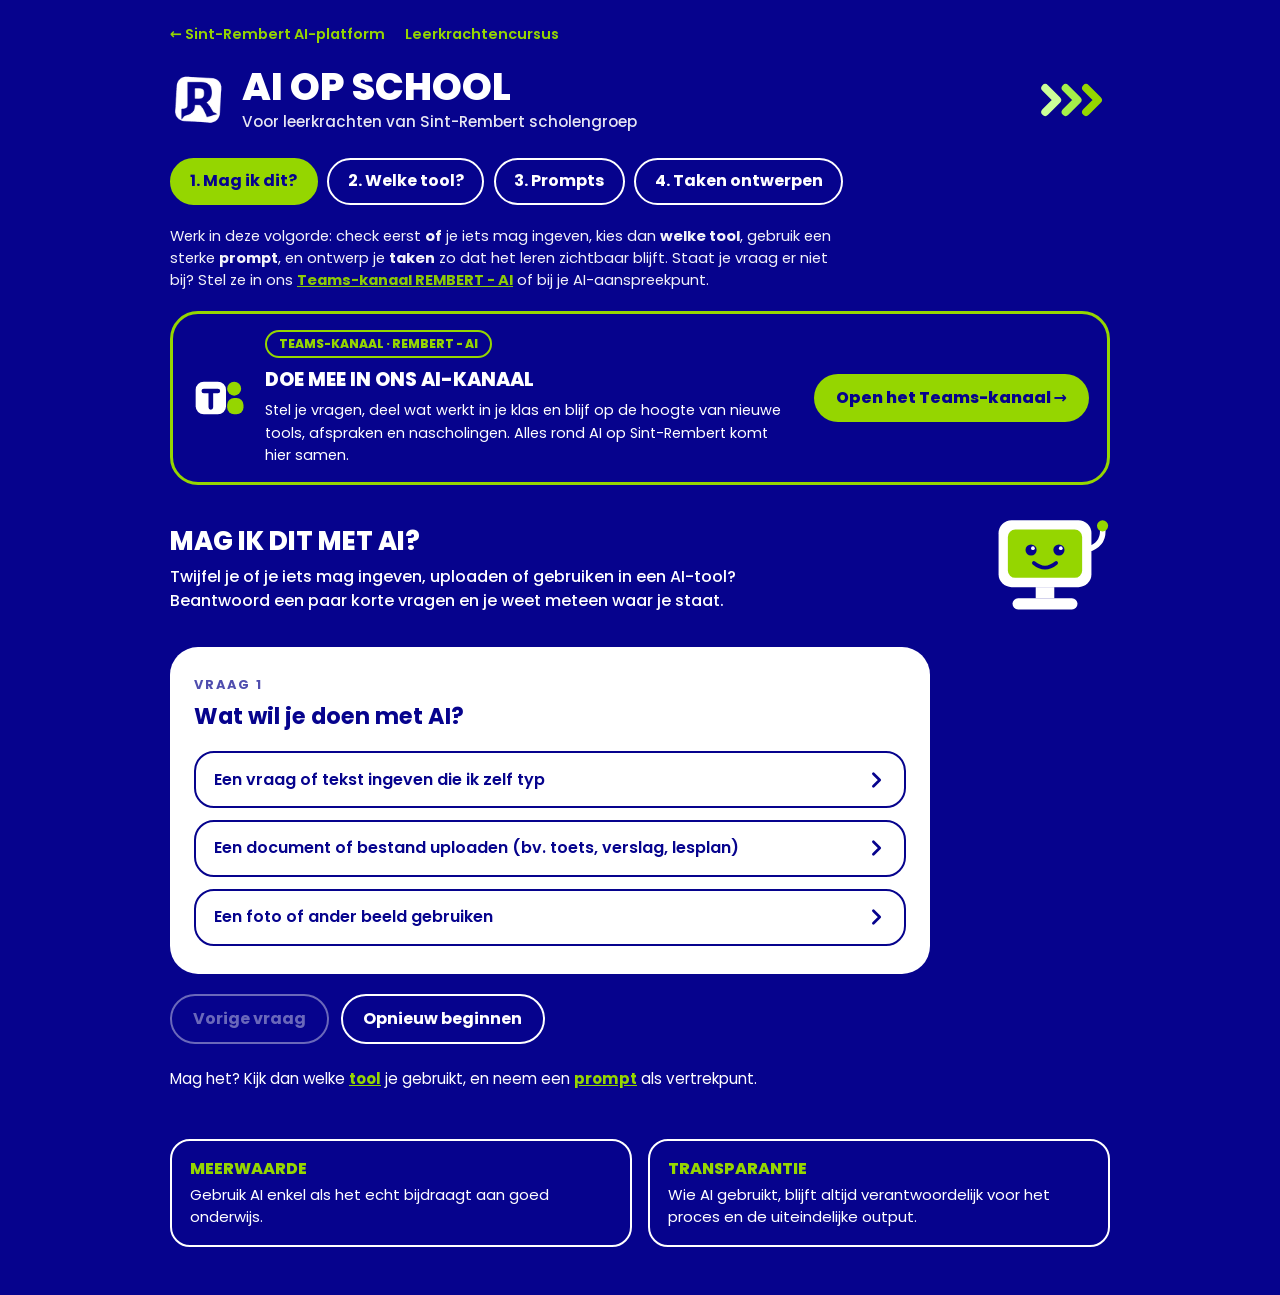
<file: mag-ik-dit-met-ai.html>
<!DOCTYPE html>
<html lang="nl"><head><meta charset="utf-8"><title>Mag ik dit met AI? | Sint-Rembert</title>
<meta http-equiv="refresh" content="0; url=ai-op-school.html#beslisboom"><link rel="canonical" href="ai-op-school.html#beslisboom">
<script>location.replace("ai-op-school.html#beslisboom");</script></head>
<body style="font-family:Poppins,system-ui,sans-serif;background:#06038D;color:#fff;padding:2rem">
<p>Deze pagina is verhuisd. <a href="ai-op-school.html#beslisboom" style="color:#95D600;font-weight:700">Ga naar Mag ik dit met AI?</a>.</p></body></html>
</file>
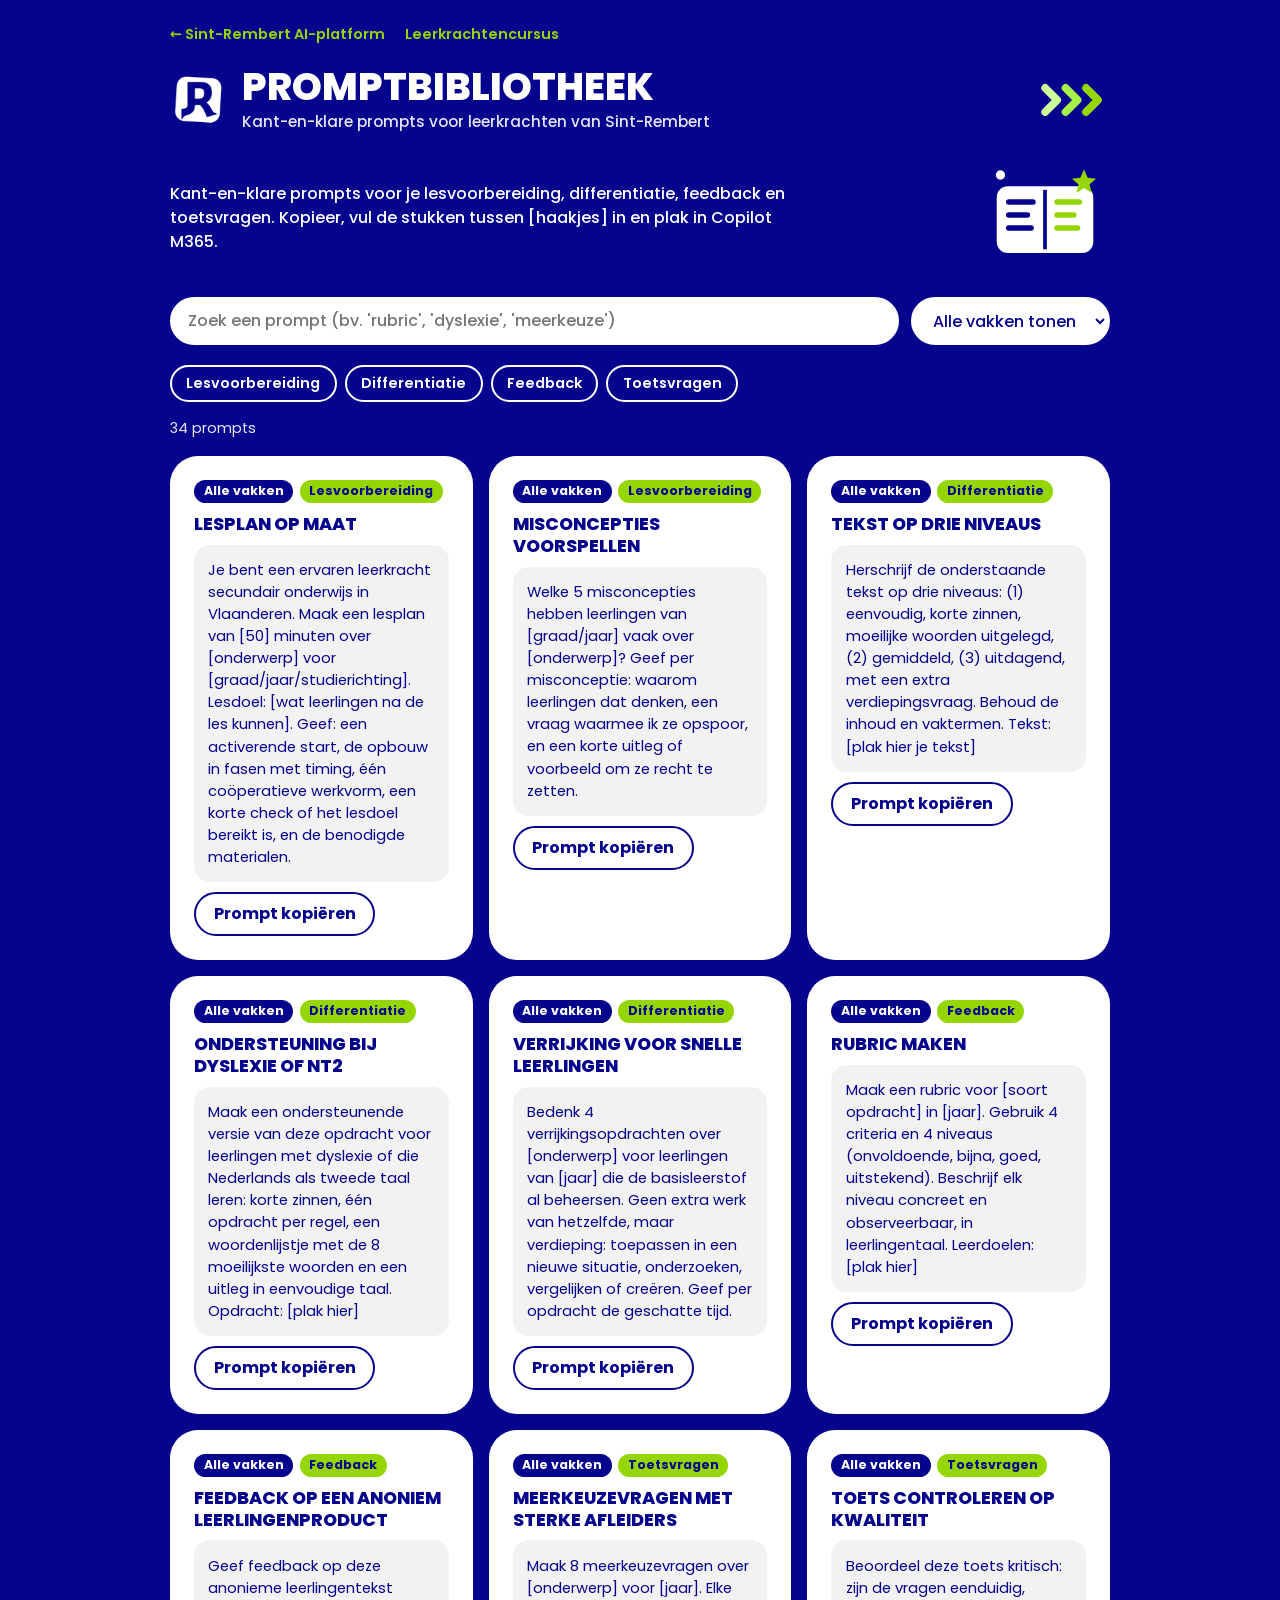
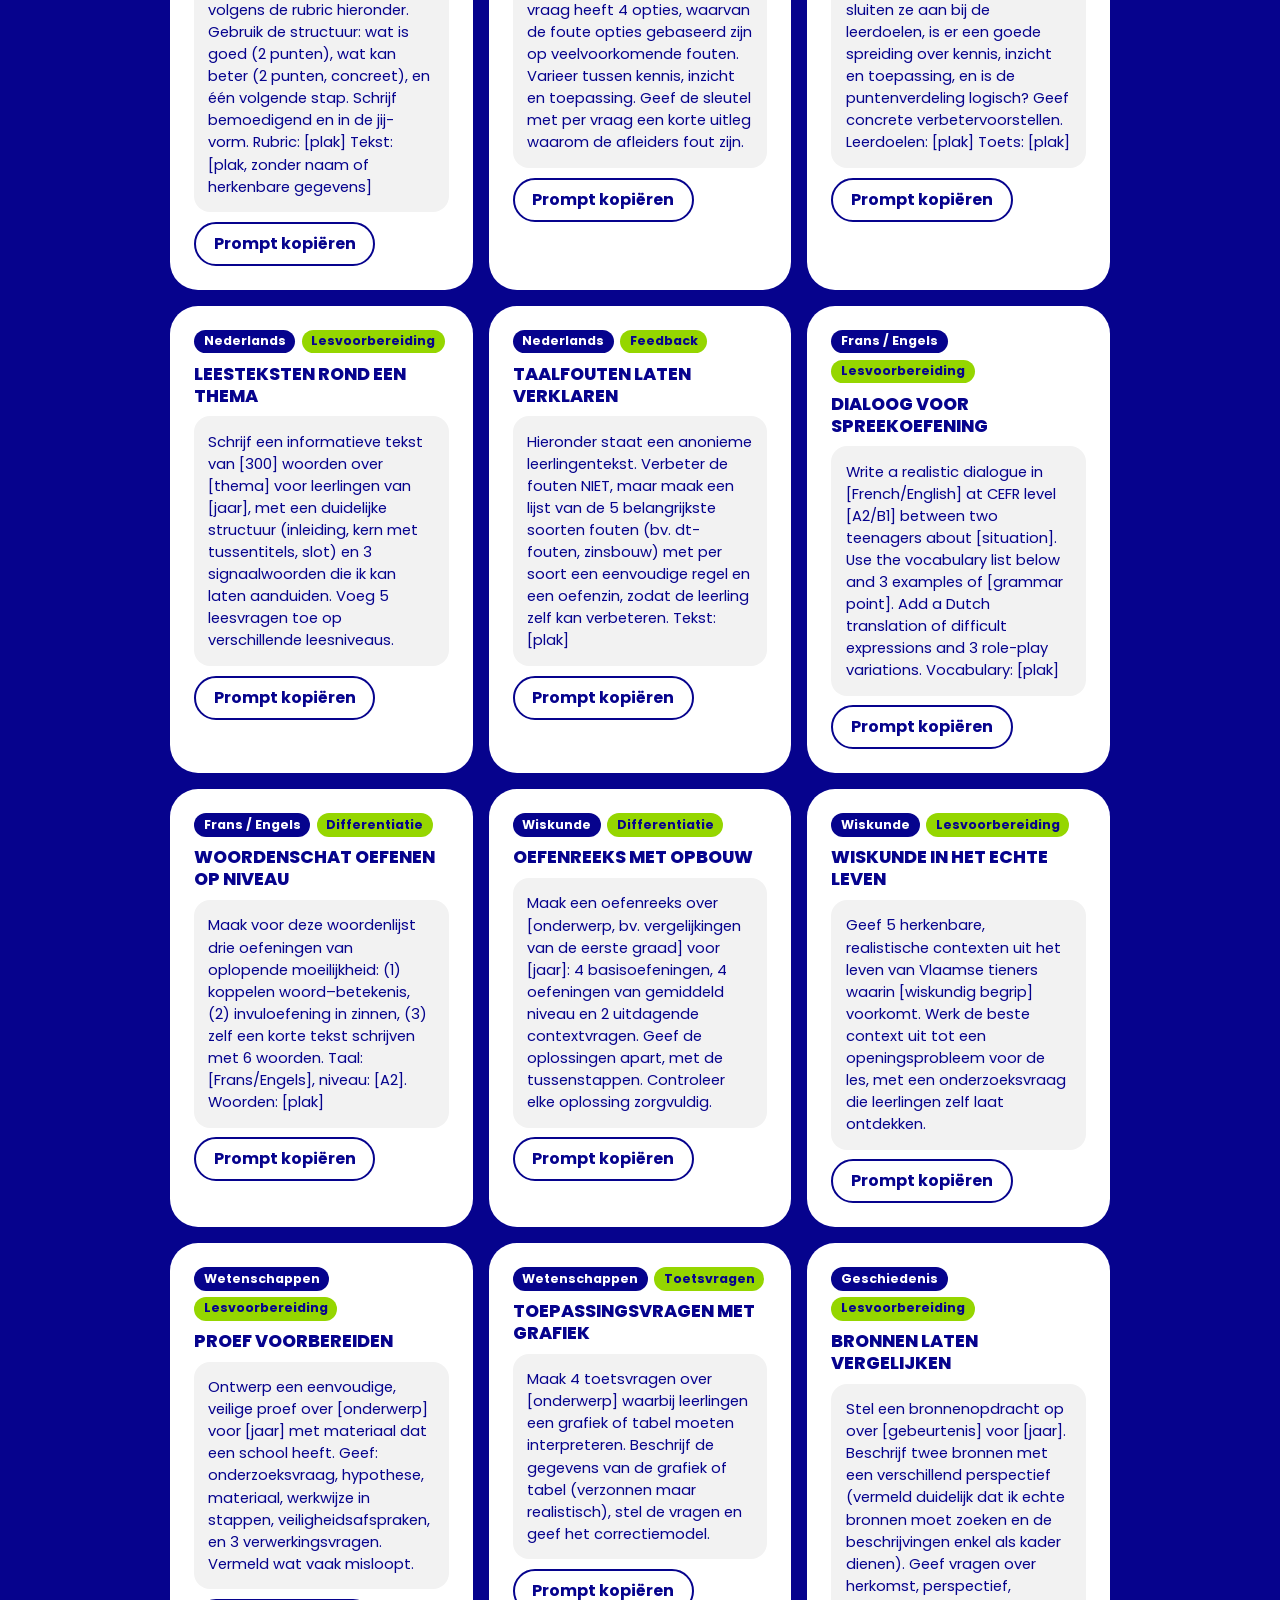
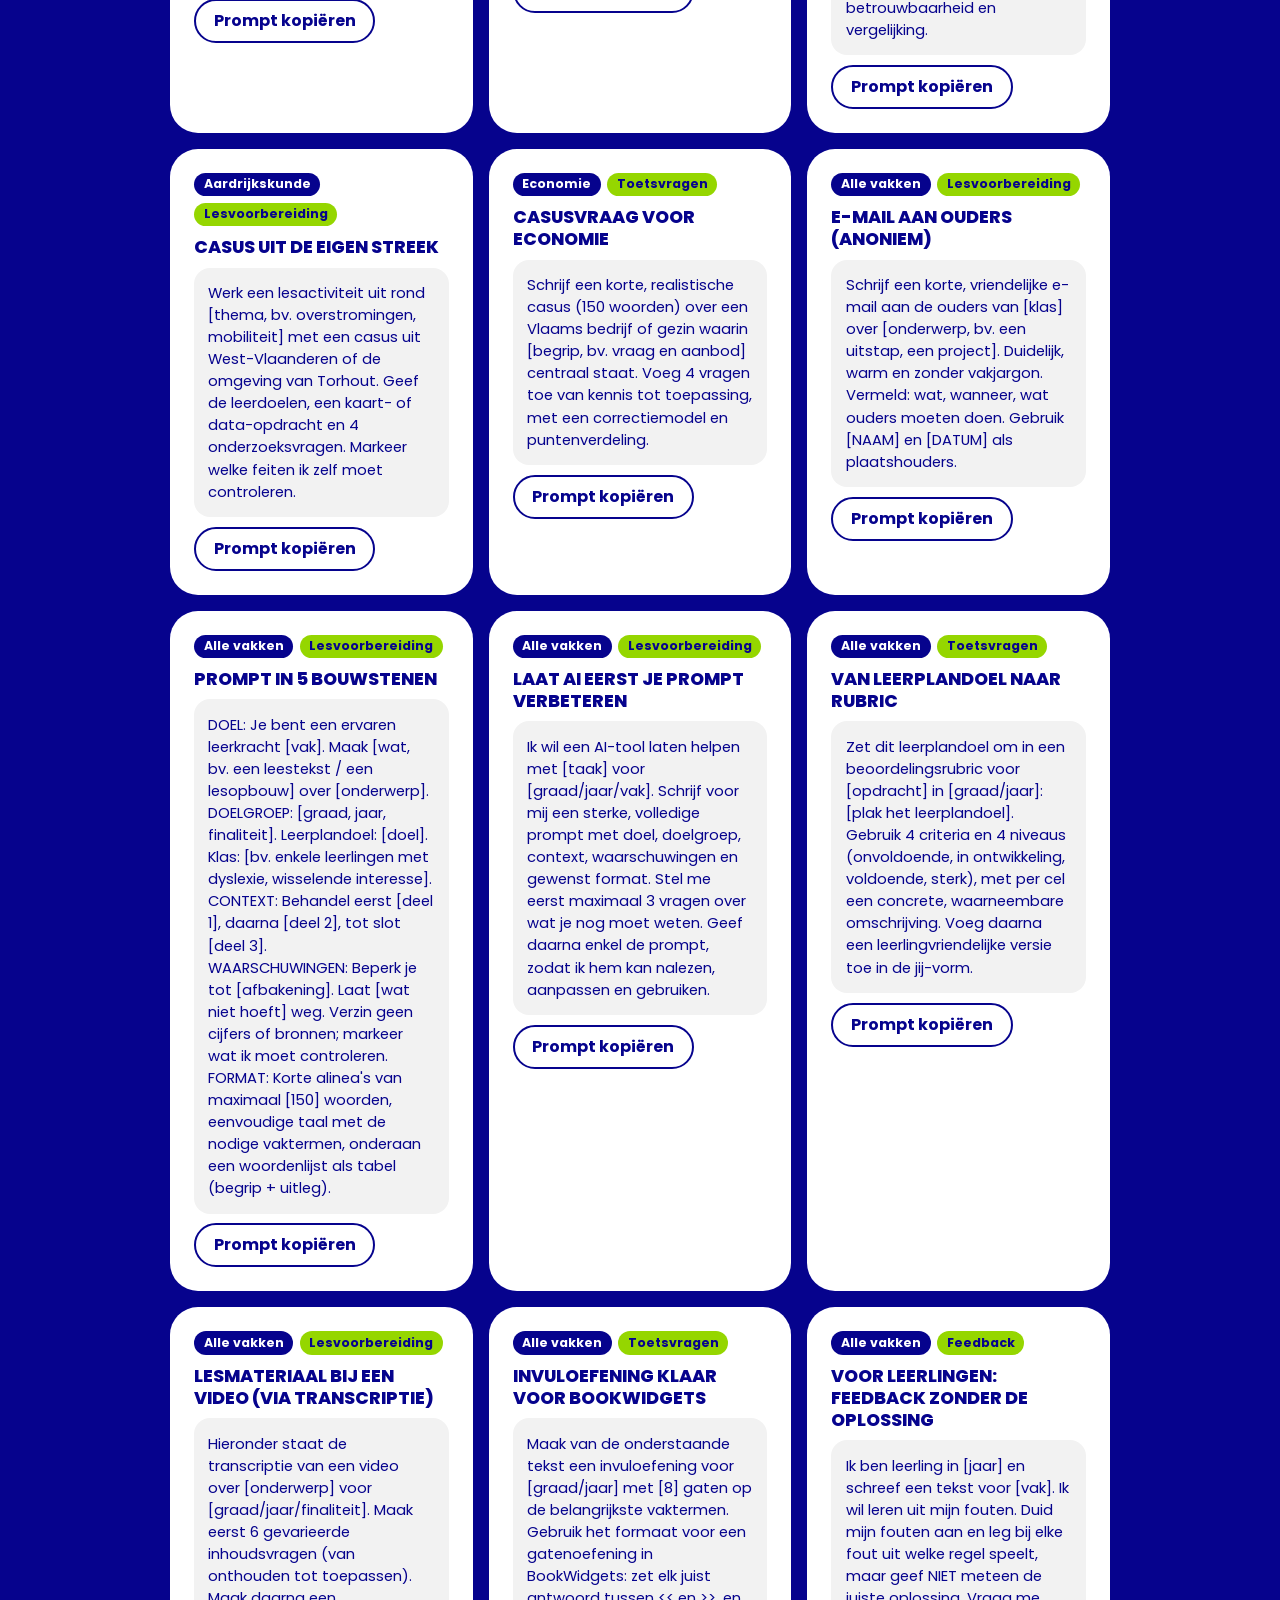
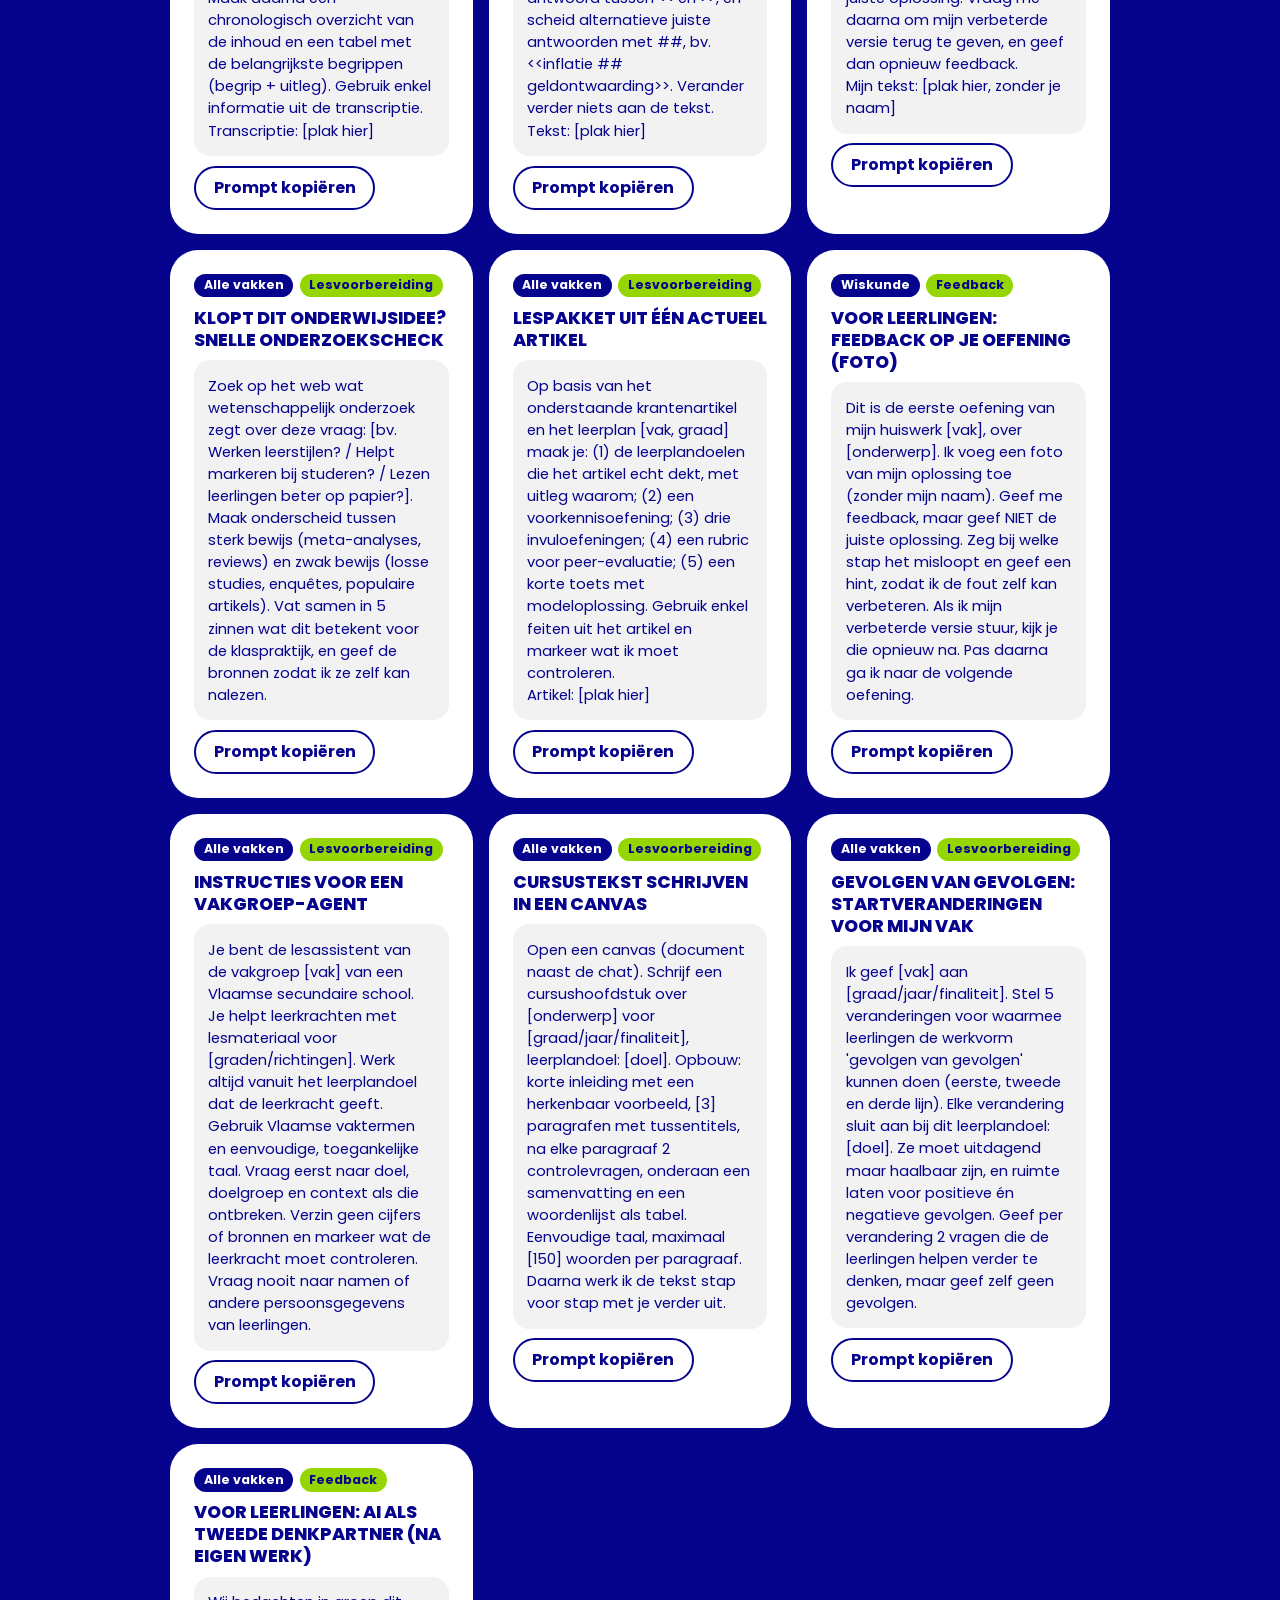
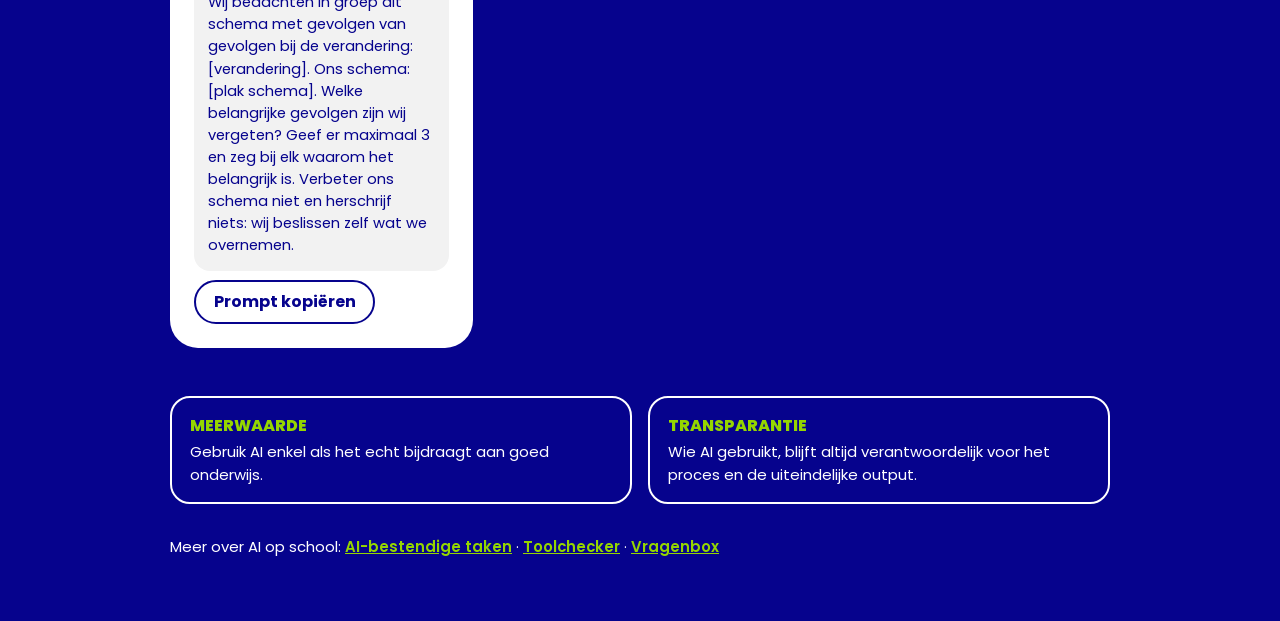
<file: promptbibliotheek (1).html>
<!DOCTYPE html>
<html lang="nl">
<head>
<meta charset="utf-8">
<meta name="viewport" content="width=device-width, initial-scale=1, viewport-fit=cover">
<title>Promptbibliotheek | Sint-Rembert</title>
<link rel="preconnect" href="https://fonts.googleapis.com">
<link rel="preconnect" href="https://fonts.gstatic.com" crossorigin>
<link href="https://fonts.googleapis.com/css2?family=Poppins:wght@400;500;600;700;800&display=swap" rel="stylesheet">
<style>
:root{--blauw:#06038D;--groen:#95D600;--wit:#FFFFFF;--grijs:#D9D9D9;--groen-licht:#CCFF99;--groen-mid:#A6F04A;
  box-sizing:border-box;padding-top:env(safe-area-inset-top,0px);padding-bottom:env(safe-area-inset-bottom,0px)}
@media (prefers-color-scheme: dark){:root:not([data-theme="light"]){--blauw:#06038D;--groen:#95D600;--wit:#FFFFFF}}
:root[data-theme="dark"]{--blauw:#06038D;--groen:#95D600;--wit:#FFFFFF}
html{scroll-padding-top:env(safe-area-inset-top,0px)}
*,*::before,*::after{box-sizing:inherit}
body{margin:0;background:var(--blauw);color:var(--wit);font-family:Poppins,system-ui,-apple-system,"Segoe UI",sans-serif;line-height:1.5}
.wrap{max-width:980px;margin:0 auto;padding:1.5rem 1.25rem 3rem}
button,input,select,textarea{font:inherit}
:focus-visible{outline:3px solid var(--groen);outline-offset:3px}

header{display:flex;align-items:center;gap:1rem}
header img{width:56px;height:auto;flex:none}
header h1{margin:0;font-weight:800;text-transform:uppercase;font-size:clamp(1.6rem,4.4vw,2.4rem);line-height:1.1}
header p{margin:.2rem 0 0;font-weight:500;opacity:.9;font-size:.95rem}
.chev{margin-left:auto;width:72px;flex:none}

nav{display:flex;flex-wrap:wrap;gap:.6rem;margin:1.5rem 0 2rem}
nav button{cursor:pointer;border-radius:999px;padding:.6rem 1.15rem;font-weight:700;border:2px solid var(--wit);background:transparent;color:var(--wit)}
nav button[aria-selected="true"]{background:var(--groen);border-color:var(--groen);color:var(--blauw)}

.intro{display:grid;grid-template-columns:1fr auto;gap:1.5rem;align-items:center;margin-bottom:1.5rem}
.intro h2{margin:0 0 .3rem;font-weight:800;text-transform:uppercase;font-size:clamp(1.25rem,3vw,1.6rem)}
.intro p{margin:0;max-width:62ch;font-weight:500}
.intro svg{width:130px;height:auto}

.kaart{background:var(--wit);color:var(--blauw);border-radius:28px;padding:1.5rem}
.kaart.groen{background:var(--groen)}
.kaart.niet{background:var(--blauw);color:var(--wit);border:3px solid var(--wit)}
.kaart.twijfel{border:6px solid var(--groen)}
.kaart h3{margin:0 0 .4rem;font-weight:800;text-transform:uppercase;font-size:1.1rem;line-height:1.25}
.grid{display:grid;gap:1rem;grid-template-columns:repeat(auto-fill,minmax(280px,1fr))}

/* filters */
.filters{display:flex;flex-wrap:wrap;gap:.75rem;margin-bottom:1.25rem}
.filters input,.filters select{border-radius:999px;border:2px solid var(--wit);background:var(--wit);color:var(--blauw);padding:.6rem 1rem;font-weight:500}
.filters input{flex:1;min-width:200px}
.chips{display:flex;flex-wrap:wrap;gap:.5rem;margin-bottom:1rem}
.chip{cursor:pointer;border-radius:999px;padding:.35rem .9rem;font-weight:600;font-size:.9rem;border:2px solid var(--wit);background:transparent;color:var(--wit)}
.chip[aria-pressed="true"]{background:var(--wit);color:var(--blauw)}
.teller{font-size:.9rem;opacity:.9;margin:0 0 1rem}

.prompt .meta{display:flex;flex-wrap:wrap;gap:.4rem;margin-bottom:.6rem}
.tag{font-size:.78rem;font-weight:700;border-radius:999px;padding:.15rem .6rem;background:var(--blauw);color:var(--wit)}
.tag.doel{background:var(--groen);color:var(--blauw)}
.prompt pre{white-space:pre-wrap;font-family:inherit;font-size:.92rem;background:#F2F2F2;border-radius:16px;padding:.9rem;margin:.6rem 0;color:var(--blauw)}
.kopieer{cursor:pointer;border-radius:999px;padding:.5rem 1.1rem;font-weight:700;border:2px solid var(--blauw);background:var(--wit);color:var(--blauw)}
.kopieer.ok{background:var(--groen);border-color:var(--groen)}
.let{font-size:.85rem;margin-top:.5rem}

/* toolchecker */
.legenda{display:flex;flex-wrap:wrap;gap:1rem;margin-bottom:1rem;font-size:.9rem}
.legenda span{display:flex;align-items:center;gap:.4rem}
.dot{width:14px;height:14px;border-radius:50%;display:inline-block}
.tool .status{display:inline-block;font-weight:700;font-size:.85rem;border-radius:999px;padding:.2rem .75rem;margin-bottom:.6rem}
.kaart.groen .status{background:var(--blauw);color:var(--wit)}
.kaart.twijfel .status{background:var(--groen);color:var(--blauw)}
.kaart.niet .status{background:var(--wit);color:var(--blauw)}
.tool p{margin:.3rem 0;font-size:.95rem}

/* taken */
.schaal{display:grid;grid-template-columns:repeat(auto-fit,minmax(200px,1fr));gap:.75rem;margin:1rem 0 2rem}
.schaal div{border:2px solid var(--wit);border-radius:20px;padding:1rem}
.schaal b{display:block;color:var(--groen);font-weight:800;text-transform:uppercase}
.schaal p{margin:.3rem 0 0;font-size:.92rem}
details.tip{background:var(--wit);color:var(--blauw);border-radius:20px;margin-bottom:.75rem}
details.tip summary{cursor:pointer;font-weight:700;padding:1rem 1.25rem;list-style:none;display:flex;gap:.75rem;align-items:center}
details.tip summary::-webkit-details-marker{display:none}
details.tip summary::after{content:"+";margin-left:auto;font-weight:800;font-size:1.3rem}
details.tip[open] summary::after{content:"–"}
details.tip .inhoud{padding:0 1.25rem 1.1rem}
details.tip .vb{background:var(--groen);border-radius:16px;padding:.8rem 1rem;margin-top:.6rem}
h2.sec{font-weight:800;text-transform:uppercase;font-size:1.2rem;margin:2rem 0 .75rem}

/* vragenbox */
.vraagform textarea{width:100%;min-height:110px;border-radius:16px;border:2px solid var(--blauw);padding:.8rem;color:var(--blauw);resize:vertical}
.vraagform .rij{display:flex;flex-wrap:wrap;gap:.75rem;align-items:center;margin-top:.75rem}
.vraagform select{border-radius:999px;border:2px solid var(--blauw);padding:.5rem .9rem;color:var(--blauw);background:var(--wit)}
.hoofd{cursor:pointer;border-radius:999px;padding:.65rem 1.3rem;font-weight:700;border:2px solid var(--groen);background:var(--groen);color:var(--blauw)}
.hoofd:disabled{opacity:.5;cursor:default}
.melding{font-weight:600;font-size:.92rem}
.faq{display:grid;gap:.75rem;margin-top:1rem}
.faq .v{font-weight:700}
.faq .a{margin-top:.4rem}
.faq .datum{font-size:.8rem;opacity:.75;margin-top:.3rem}
.beheer textarea{width:100%;min-height:80px;border-radius:14px;border:2px solid var(--blauw);padding:.6rem;margin-top:.6rem;color:var(--blauw)}
.beheer .rij{display:flex;gap:.5rem;margin-top:.5rem;flex-wrap:wrap}
.klein{cursor:pointer;border-radius:999px;padding:.4rem .9rem;font-weight:700;font-size:.9rem;border:2px solid var(--blauw);background:var(--wit);color:var(--blauw)}
.klein.groen{background:var(--groen);border-color:var(--groen)}
.leeg{opacity:.9;font-style:italic}

footer{margin-top:3rem;display:grid;grid-template-columns:1fr 1fr;gap:1rem}
footer div{border:2px solid var(--wit);border-radius:20px;padding:1rem 1.1rem}
footer strong{display:block;color:var(--groen);font-weight:800;text-transform:uppercase}
footer p{margin:.2rem 0 0;font-size:.93rem}
footer a{color:var(--groen);font-weight:600}
@media (max-width:620px){.intro{grid-template-columns:1fr}.intro svg{display:none}.chev{display:none}footer{grid-template-columns:1fr}}
.sr{position:absolute;width:1px;height:1px;overflow:hidden;clip:rect(0 0 0 0);white-space:nowrap}
.topbar{display:flex;flex-wrap:wrap;gap:1.25rem;font-size:.9rem;margin:0 0 1.25rem}.topbar a{color:var(--groen);font-weight:600;text-decoration:none}.topbar a:hover{text-decoration:underline}
</style>
</head>
<body>
<div class="wrap">
<div class="topbar"><a href="index.html">← Sint-Rembert AI-platform</a><a href="teacher.html">Leerkrachtencursus</a></div>
<header>
  <img src="[data-uri]" alt="Logo Sint-Rembert scholengroep">
  <div><h1>Promptbibliotheek</h1><p>Kant-en-klare prompts voor leerkrachten van Sint-Rembert</p></div>
  <svg class="chev" viewBox="0 0 120 60" aria-hidden="true"><g fill="none" stroke-linecap="round" stroke-linejoin="round" stroke-width="13"><polyline points="12,10 32,30 12,50" stroke="#CCFF99"/><polyline points="46,10 66,30 46,50" stroke="#A6F04A"/><polyline points="80,10 100,30 80,50" stroke="#95D600"/></g></svg>
</header>
<div style="height:1.75rem"></div>
<section id="prompts" role="tabpanel">
  <div class="intro">
    <div><h2 class="sr">Promptbibliotheek</h2><p>Kant-en-klare prompts voor je lesvoorbereiding, differentiatie, feedback en toetsvragen. Kopieer, vul de stukken tussen [haakjes] in en plak in Copilot M365.</p></div>
    <svg viewBox="0 0 140 120" role="img" aria-label="Illustratie: boek met sterren"><rect x="18" y="26" width="104" height="72" rx="12" fill="#fff"/><path d="M70 30 V94" stroke="#06038D" stroke-width="4"/><rect x="28" y="40" width="32" height="6" rx="3" fill="#06038D"/><rect x="28" y="54" width="26" height="6" rx="3" fill="#06038D"/><rect x="28" y="68" width="30" height="6" rx="3" fill="#06038D"/><rect x="80" y="40" width="30" height="6" rx="3" fill="#95D600"/><rect x="80" y="54" width="24" height="6" rx="3" fill="#95D600"/><rect x="80" y="68" width="28" height="6" rx="3" fill="#95D600"/><path d="M112 8 l4 9 9 1 -7 6 2 9 -8 -5 -8 5 2 -9 -7 -6 9 -1z" fill="#95D600"/><circle cx="22" cy="14" r="5" fill="#fff"/></svg>
  </div>
  <div class="filters">
    <input id="zoek" type="search" placeholder="Zoek een prompt (bv. 'rubric', 'dyslexie', 'meerkeuze')" aria-label="Zoek een prompt">
    <select id="vak" aria-label="Vak"></select>
  </div>
  <div class="chips" id="doelen" role="group" aria-label="Doel"></div>
  <p class="teller" id="teller"></p>
  <div class="grid" id="promptlijst"></div>
</section>
<footer>
  <div><strong>Meerwaarde</strong><p>Gebruik AI enkel als het echt bijdraagt aan goed onderwijs.</p></div>
  <div><strong>Transparantie</strong><p>Wie AI gebruikt, blijft altijd verantwoordelijk voor het proces en de uiteindelijke output.</p></div>
</footer>
<p style="margin-top:2rem;font-size:.93rem">Meer over AI op school: <a href="ai-bestendige-taken.html" style="color:var(--groen);font-weight:600">AI-bestendige taken</a> · <a href="ai-op-school.html#tools" style="color:var(--groen);font-weight:600">Toolchecker</a> · <a href="ai-op-school.html#vragen" style="color:var(--groen);font-weight:600">Vragenbox</a></p>
</div>
<script src="praktijk-data.js"></script>
<script>if(typeof PROMPTS==="undefined"){document.body.insertAdjacentHTML("afterbegin","<p style=\"padding:1rem;margin:0;background:#fff;color:#b00020;font-weight:700\">Het bestand praktijk-data.js ontbreekt naast deze pagina.</p>")}</script>
<script>
const $ = s => document.querySelector(s);
const esc = s => String(s).replace(/[&<>"']/g,c=>({'&':'&amp;','<':'&lt;','>':'&gt;','"':'&quot;',"'":'&#39;'}[c]));

/* ---------- prompts ---------- */
const vakken=['Alle vakken tonen',...new Set(PROMPTS.map(p=>p.vak))];
$('#vak').innerHTML=vakken.map(v=>`<option>${esc(v)}</option>`).join('');
const doelen=['Lesvoorbereiding','Differentiatie','Feedback','Toetsvragen'];
let actiefDoel=null;
$('#doelen').innerHTML=doelen.map(d=>`<button class="chip" aria-pressed="false" data-d="${d}">${d}</button>`).join('');
$('#doelen').addEventListener('click',e=>{const b=e.target.closest('.chip');if(!b)return;
  actiefDoel=actiefDoel===b.dataset.d?null:b.dataset.d;
  document.querySelectorAll('.chip').forEach(c=>c.setAttribute('aria-pressed',c.dataset.d===actiefDoel));renderPrompts();});
$('#zoek').addEventListener('input',renderPrompts);$('#vak').addEventListener('change',renderPrompts);

function renderPrompts(){
  const q=$('#zoek').value.toLowerCase().trim(), vak=$('#vak').value;
  const lijst=PROMPTS.filter(p=>(vak==='Alle vakken tonen'||p.vak===vak||p.vak==='Alle vakken')&&(!actiefDoel||p.doel===actiefDoel)&&(!q||(p.titel+' '+p.tekst+' '+p.vak).toLowerCase().includes(q)));
  $('#teller').textContent=lijst.length+(lijst.length===1?' prompt':' prompts');
  $('#promptlijst').innerHTML=lijst.length?lijst.map((p,i)=>`
    <article class="kaart prompt">
      <div class="meta"><span class="tag">${esc(p.vak)}</span><span class="tag doel">${esc(p.doel)}</span></div>
      <h3>${esc(p.titel)}</h3>
      <pre>${esc(p.tekst)}</pre>
      <button class="kopieer" data-t="${PROMPTS.indexOf(p)}">Prompt kopiëren</button>
    </article>`).join(''):'<p class="leeg">Geen prompts gevonden. Probeer een ander zoekwoord of vak.</p>';
}
$('#promptlijst').addEventListener('click',async e=>{
  const b=e.target.closest('.kopieer');if(!b)return;
  const t=PROMPTS[+b.dataset.t].tekst;
  try{await navigator.clipboard.writeText(t)}catch{const ta=document.createElement('textarea');ta.value=t;document.body.appendChild(ta);ta.select();try{document.execCommand('copy')}catch{}ta.remove()}
  b.textContent='Gekopieerd ✓';b.classList.add('ok');setTimeout(()=>{b.textContent='Prompt kopiëren';b.classList.remove('ok')},1800);
});
renderPrompts();

</script>
</body>
</html>
</file>
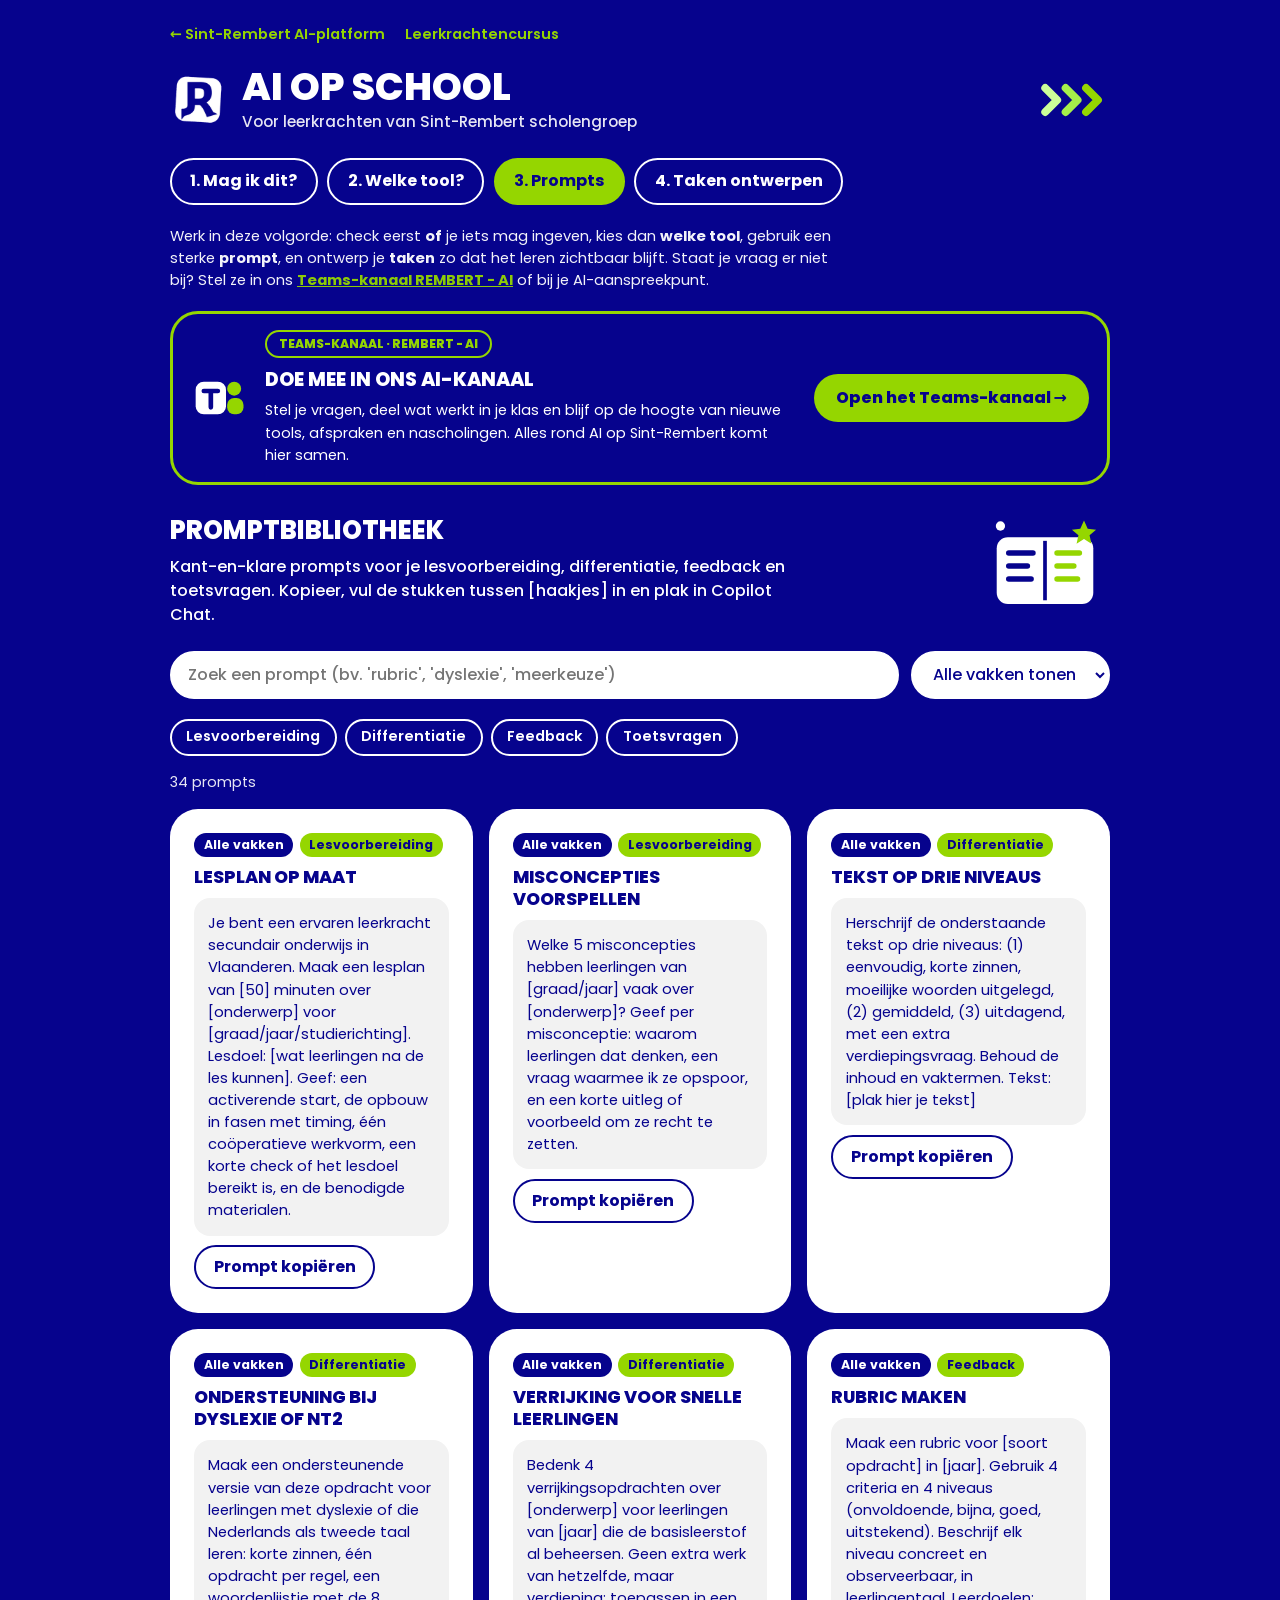
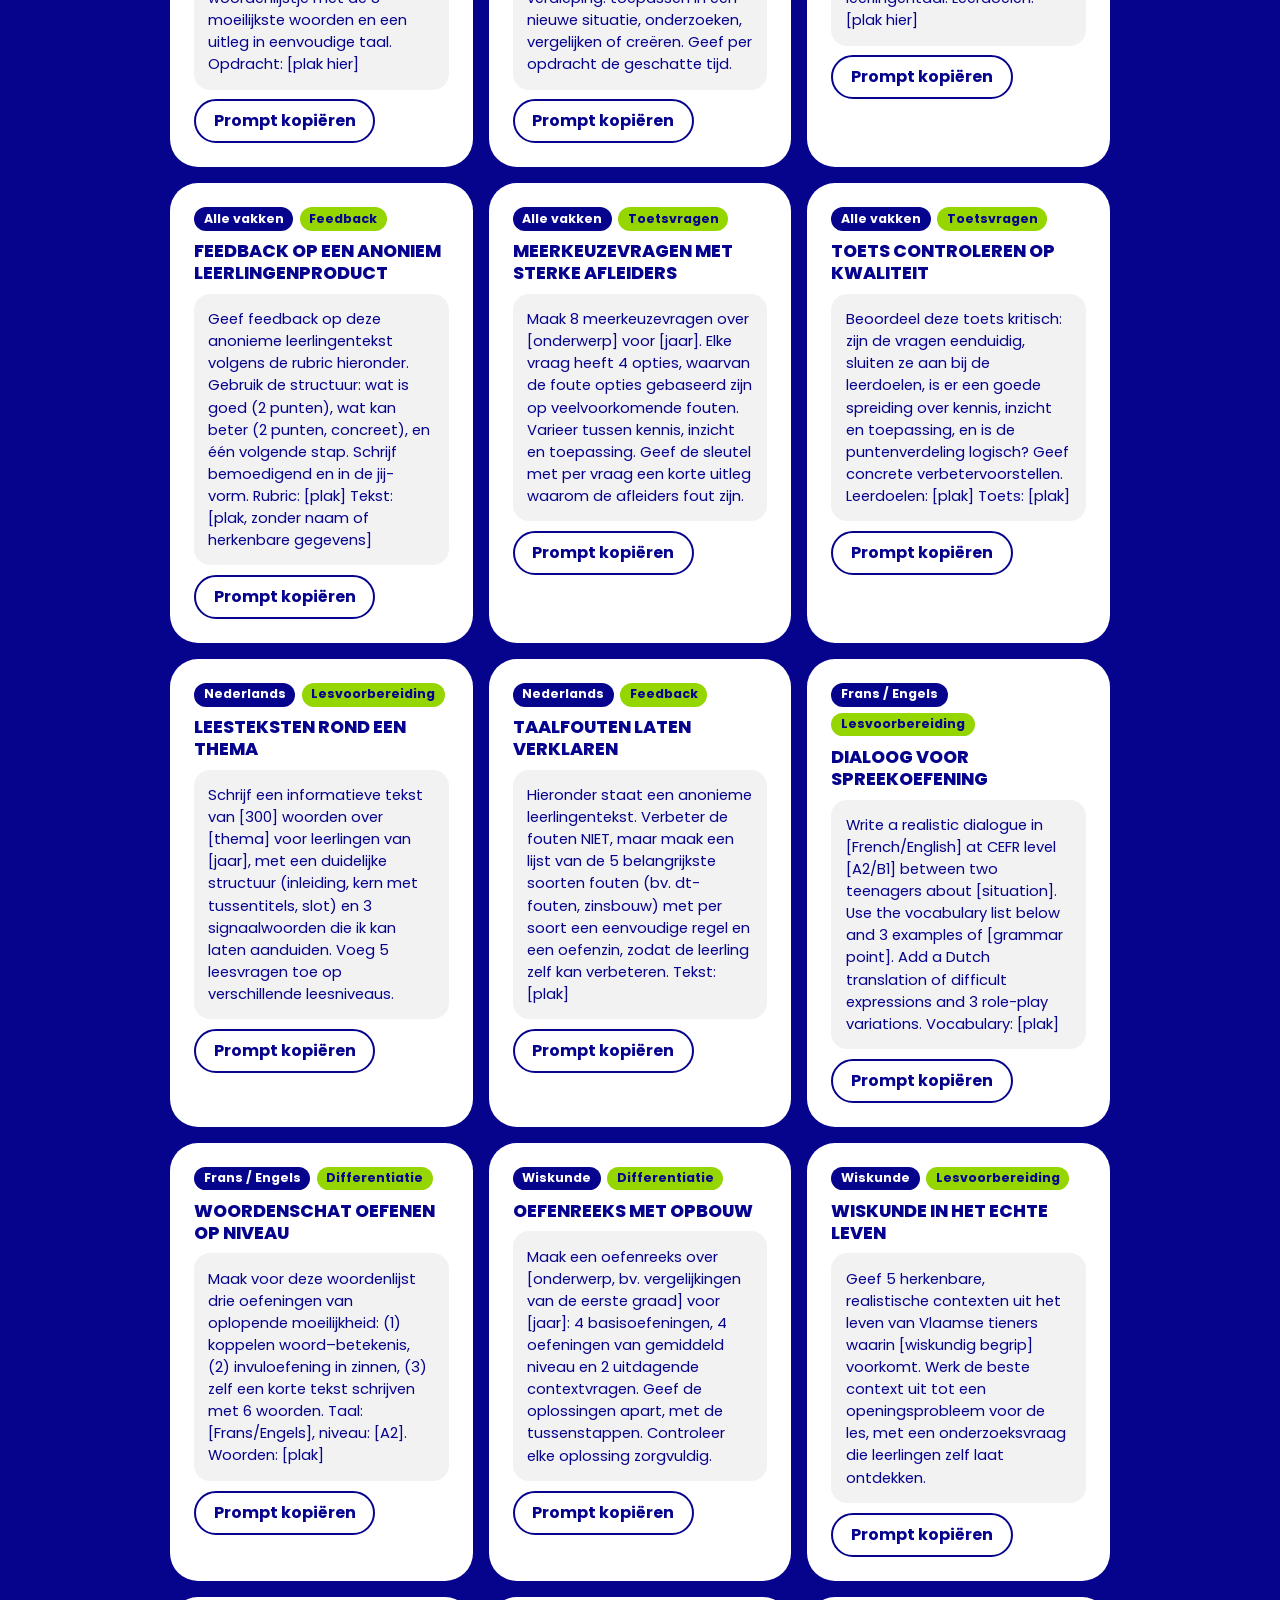
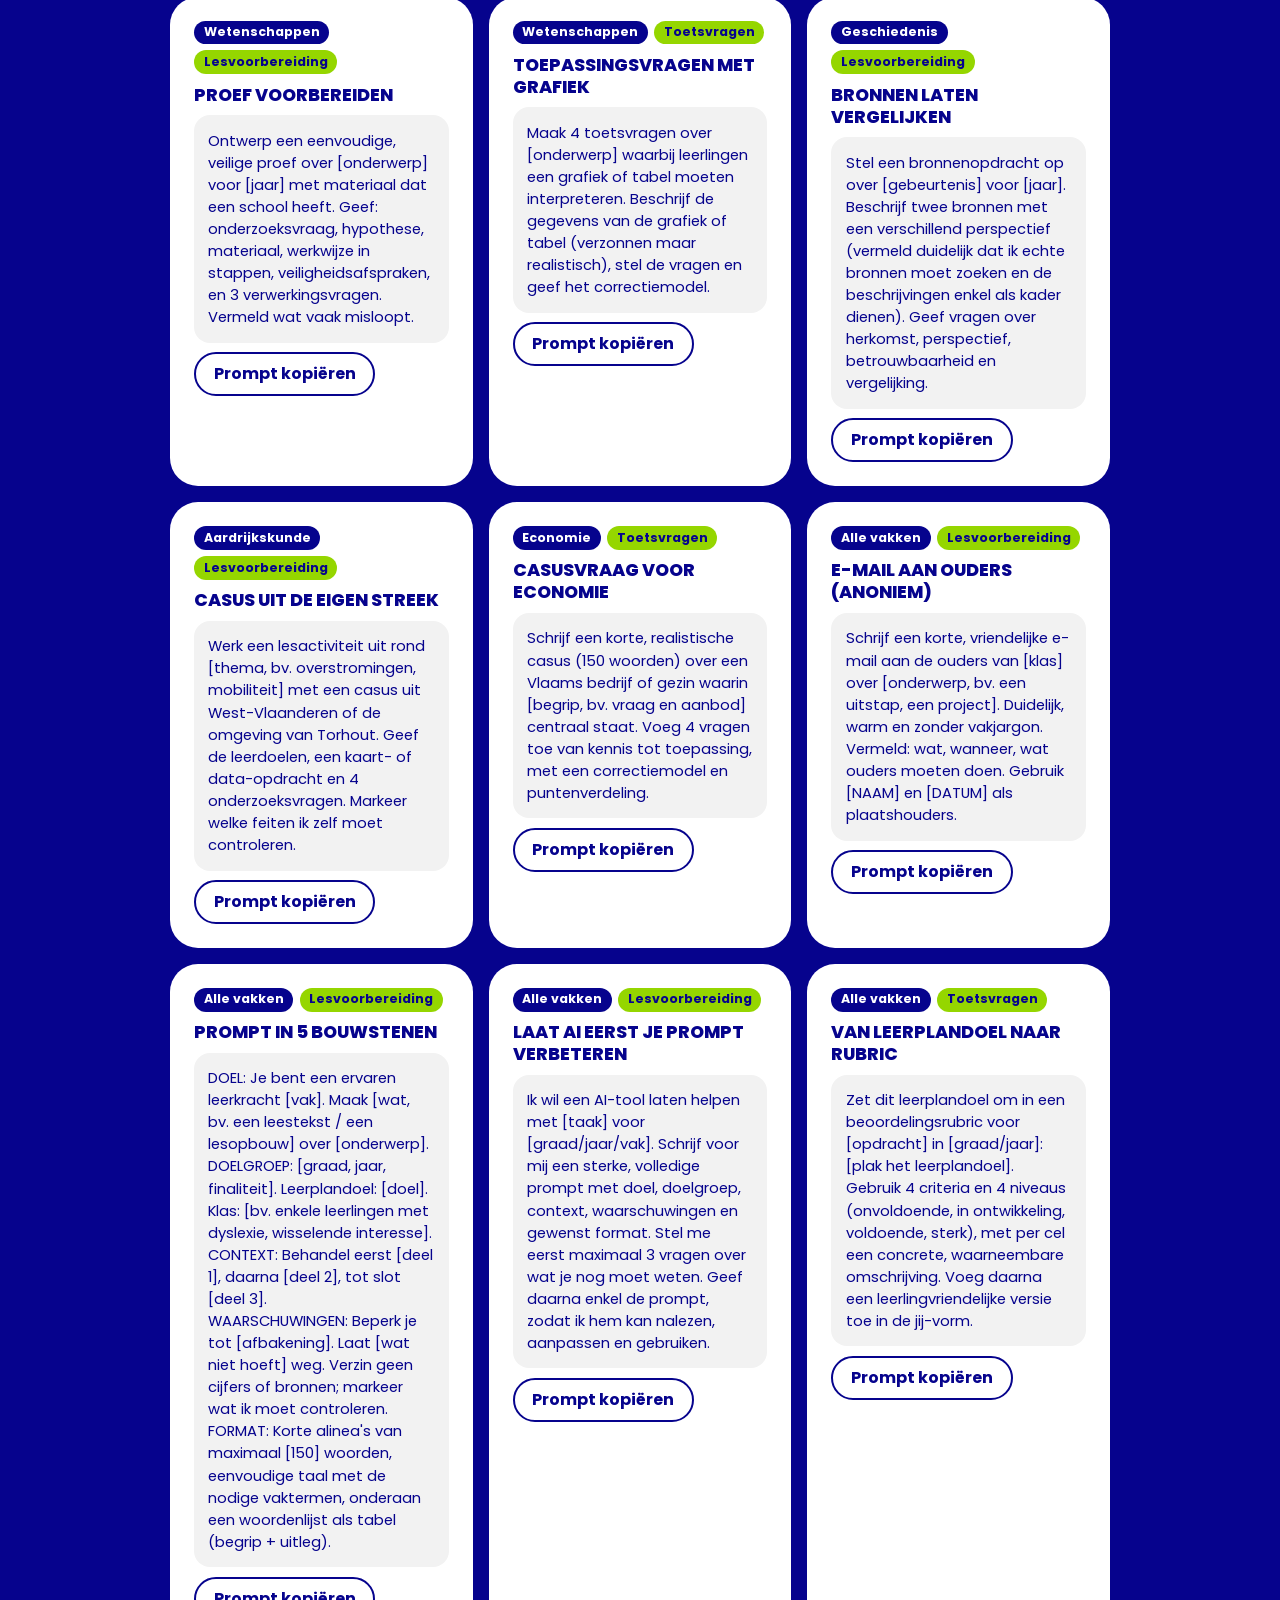
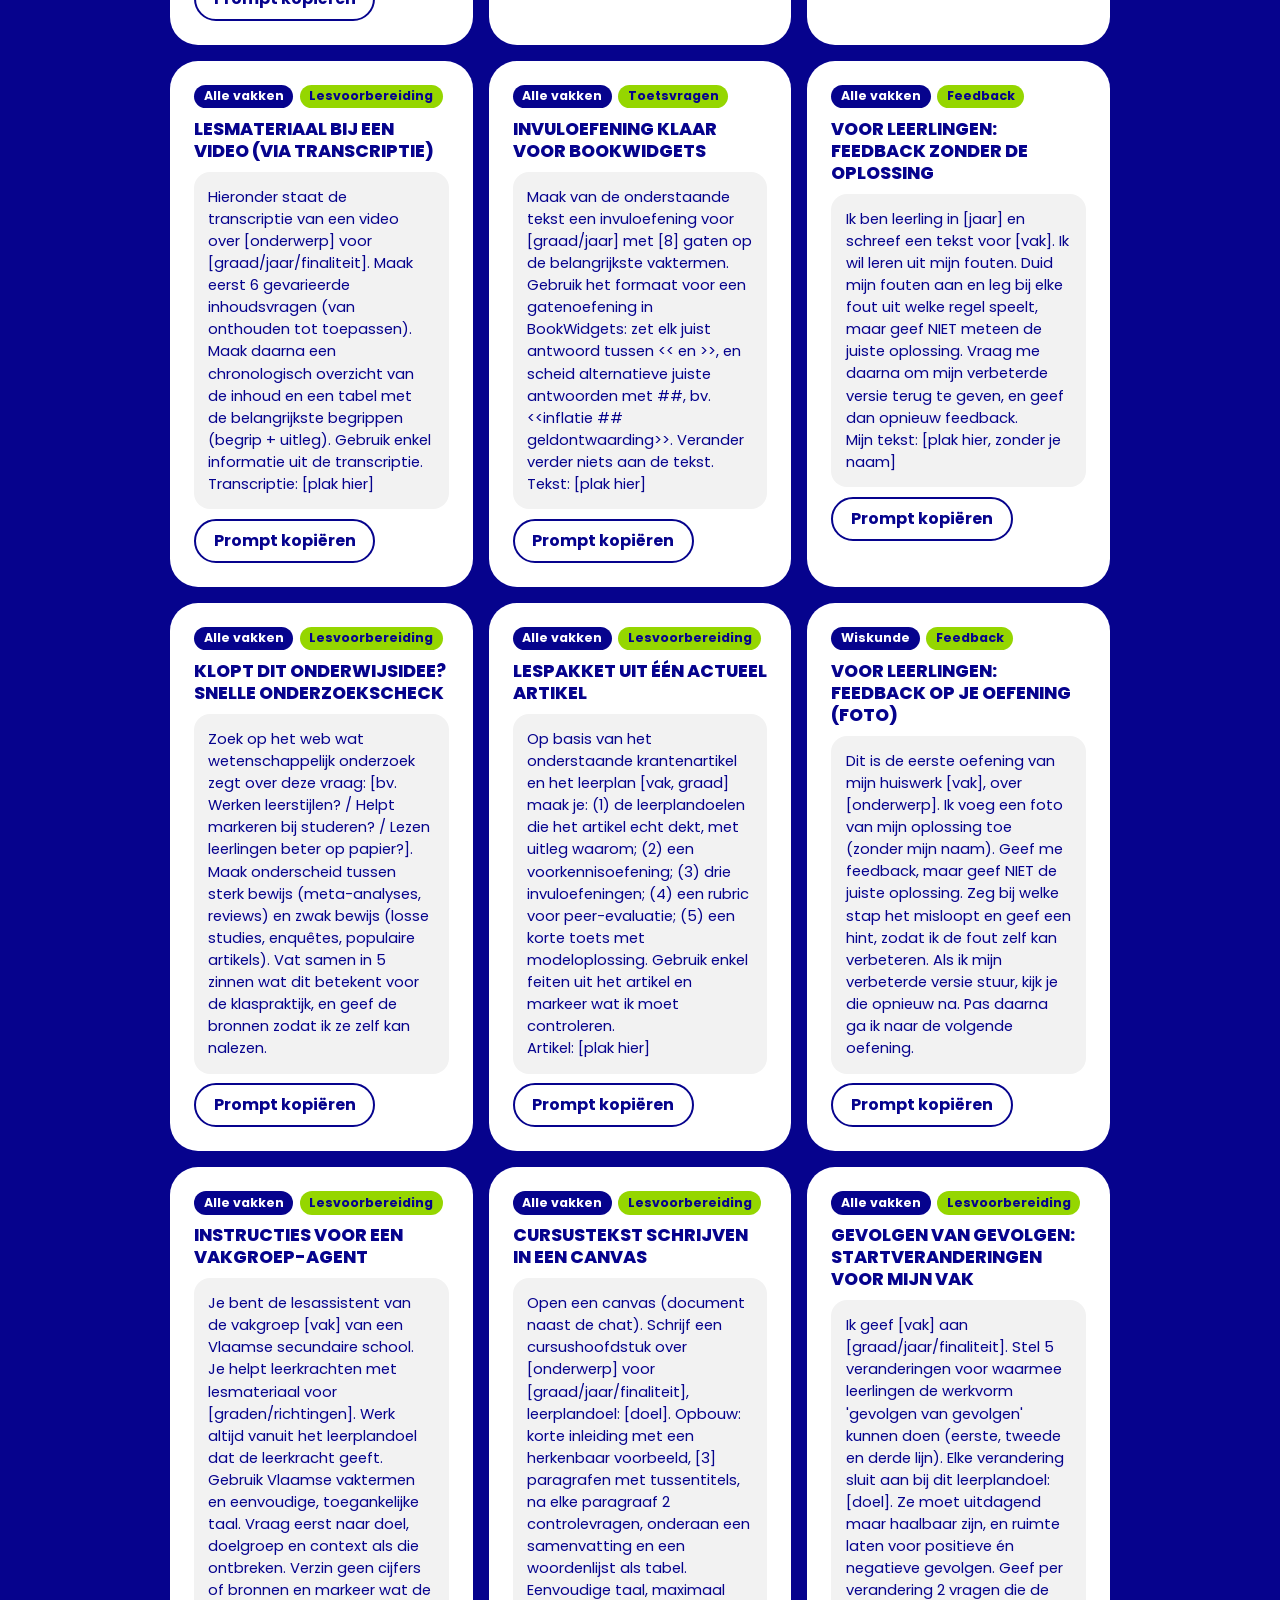
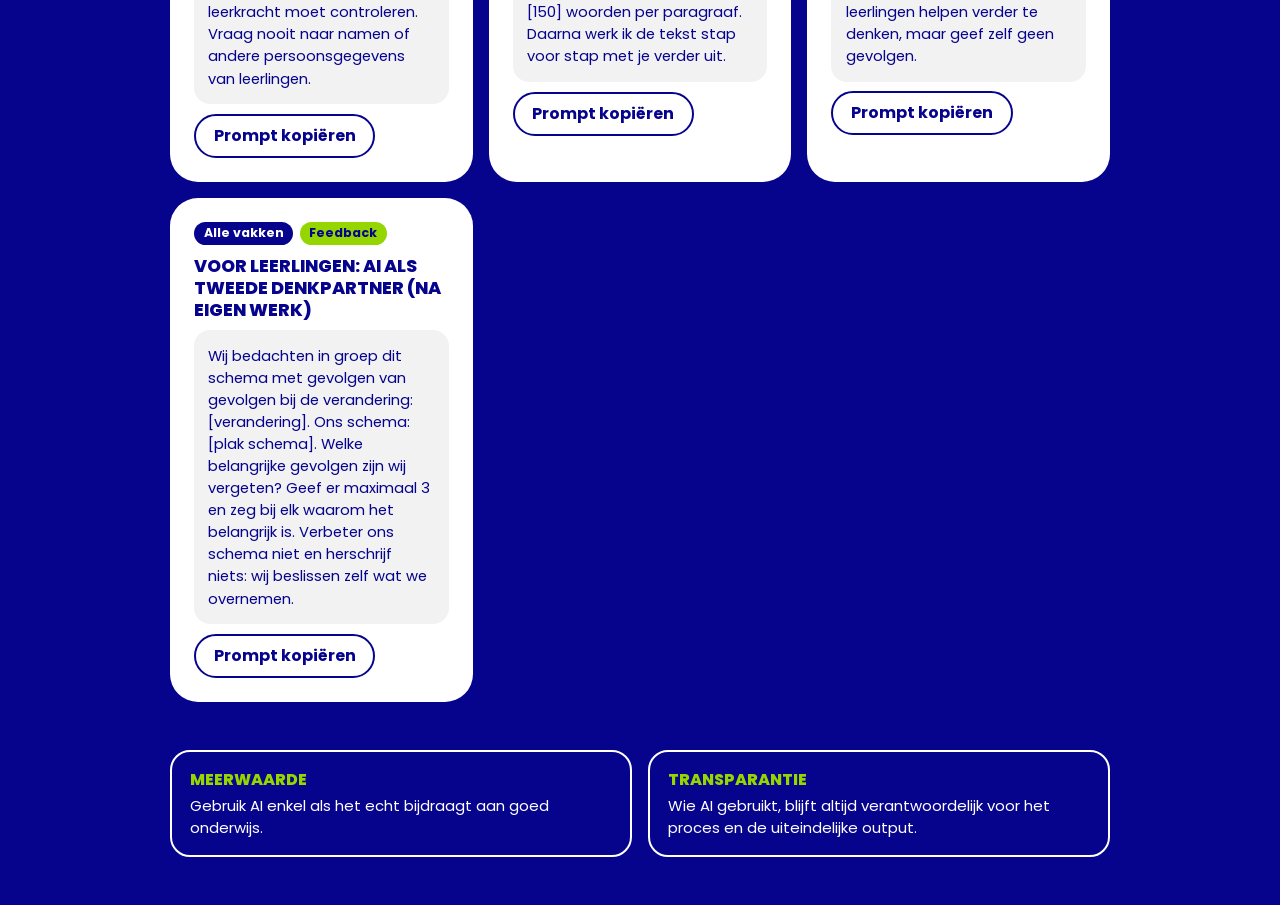
<file: promptbibliotheek.html>
<!DOCTYPE html>
<html lang="nl"><head><meta charset="utf-8"><title>de promptbibliotheek | Sint-Rembert</title>
<meta http-equiv="refresh" content="0; url=ai-op-school.html#prompts"><link rel="canonical" href="ai-op-school.html#prompts">
<script>location.replace("ai-op-school.html#prompts");</script></head>
<body style="font-family:Poppins,system-ui,sans-serif;background:#06038D;color:#fff;padding:2rem">
<p>Deze pagina is verhuisd. <a href="ai-op-school.html#prompts" style="color:#95D600;font-weight:700">Ga naar de promptbibliotheek</a>.</p></body></html>
</file>
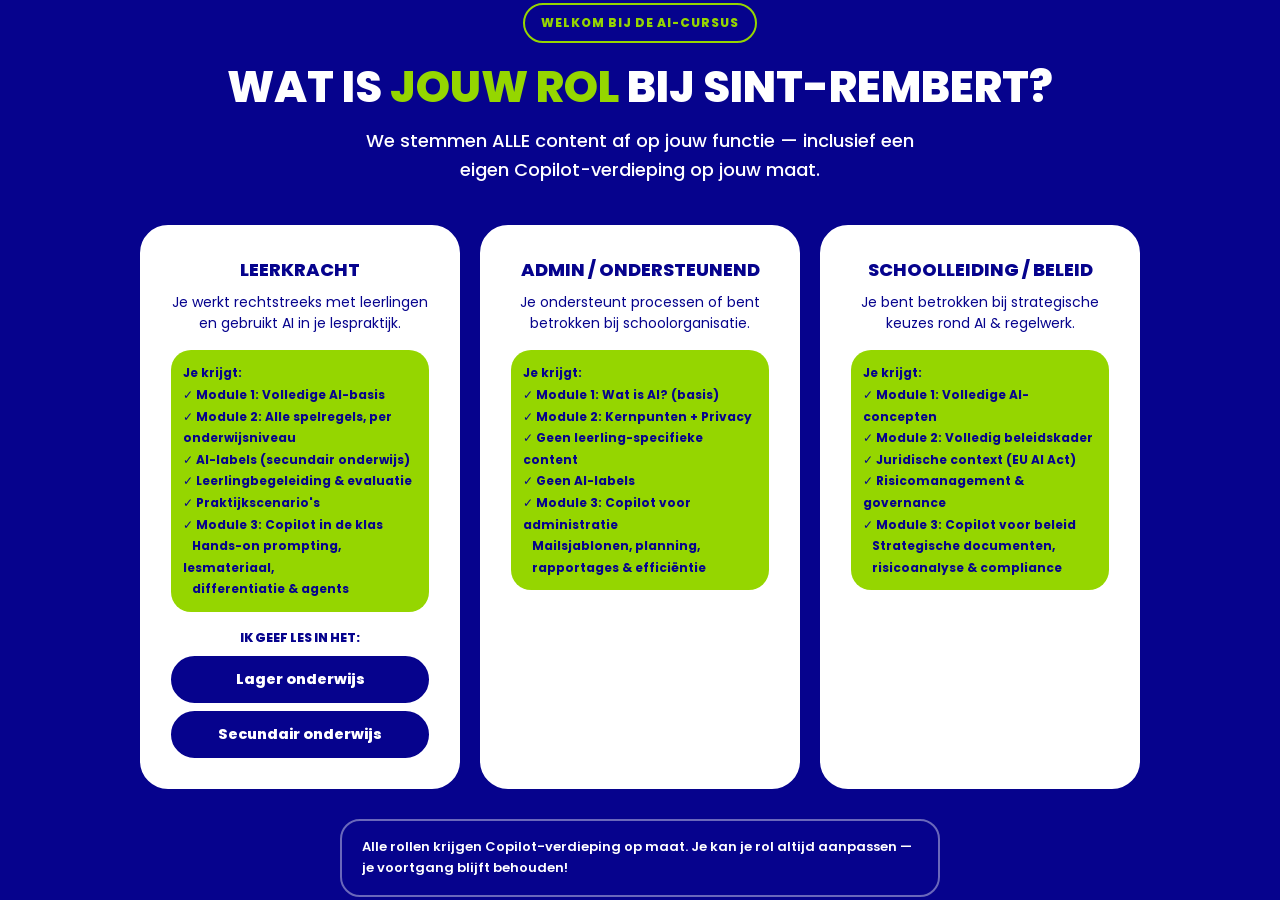
<file: slim-werken-met-ai.html>
<!DOCTYPE html>
<html lang="nl"><head><meta charset="utf-8"><title>de leerkrachtencursus | Sint-Rembert</title>
<meta http-equiv="refresh" content="0; url=teacher.html"><link rel="canonical" href="teacher.html">
<script>location.replace("teacher.html");</script></head>
<body style="font-family:Poppins,system-ui,sans-serif;background:#06038D;color:#fff;padding:2rem">
<p>Deze pagina is verhuisd. <a href="teacher.html" style="color:#95D600;font-weight:700">Ga naar de leerkrachtencursus</a>.</p></body></html>
</file>
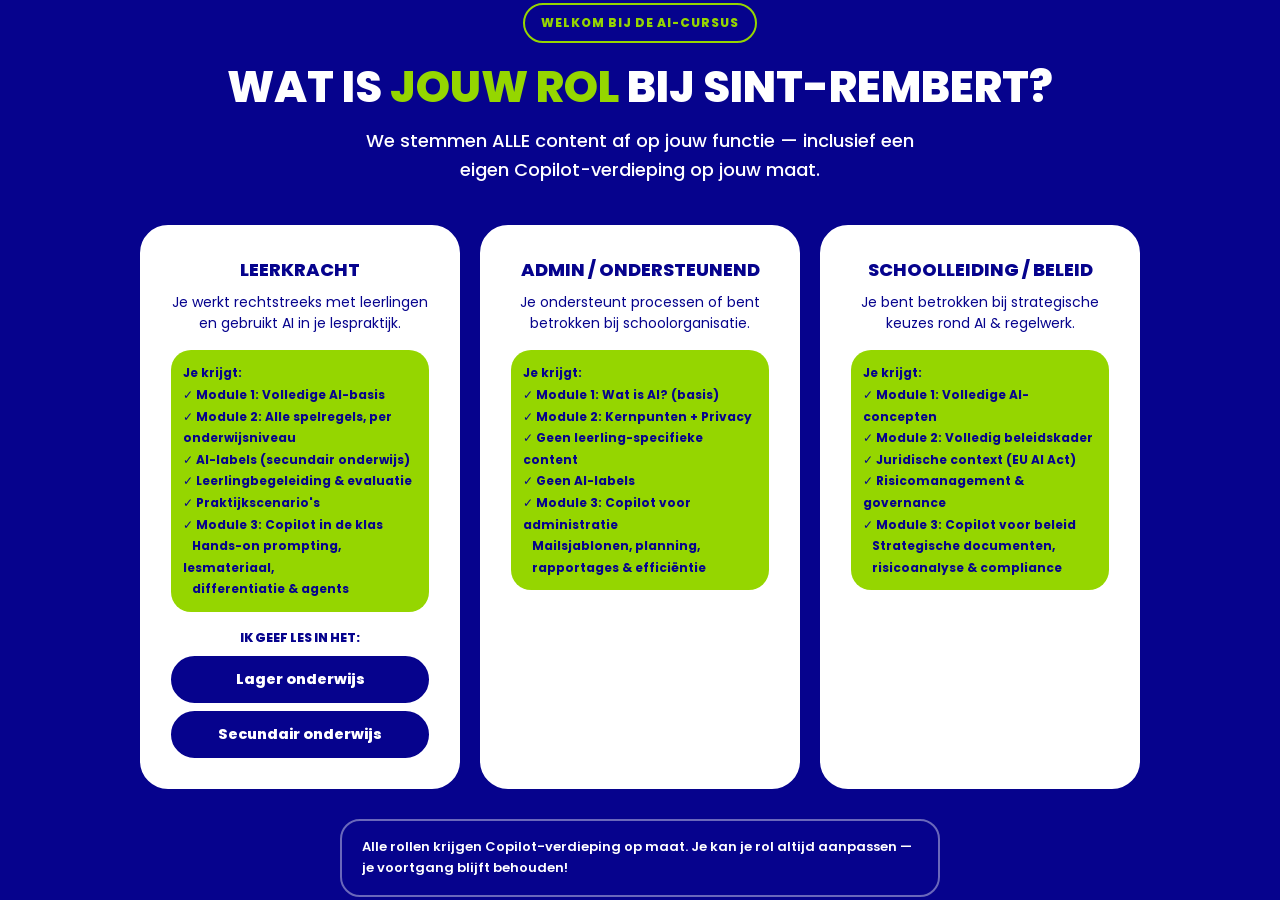
<file: teacher.html>
<!DOCTYPE html>
<html lang="nl">
<head>
<meta http-equiv="Cache-Control" content="no-cache, no-store, must-revalidate">
<meta http-equiv="Pragma" content="no-cache">
<meta http-equiv="Expires" content="0">
<meta charset="UTF-8">
<meta name="viewport" content="width=device-width, initial-scale=1, viewport-fit=cover">
<title>AI-Cursus — Scholengroep Sint-Rembert</title>
<link rel="preconnect" href="https://fonts.googleapis.com">
<link rel="preconnect" href="https://fonts.gstatic.com" crossorigin>
<link href="https://fonts.googleapis.com/css2?family=Poppins:wght@400;500;600;700;800&display=swap" rel="stylesheet">
<link rel="stylesheet" href="style.css?v=20261112a">
<link rel="stylesheet" href="huisstijl.css?v=20261112a">
</head>
<body>
<div id="app">
<aside id="sidebar">
  <div class="sb-logo">
    <div class="sb-kop"><img class="sb-logo-img" src="[data-uri]" alt="Logo Sint-Rembert scholengroep"><svg class="sb-chev" viewBox="0 0 120 60" aria-hidden="true"><g fill="none" stroke-linecap="round" stroke-linejoin="round" stroke-width="13"><polyline points="12,10 32,30 12,50" stroke="#CCFF99"/><polyline points="46,10 66,30 46,50" stroke="#A6F04A"/><polyline points="80,10 100,30 80,50" stroke="#95D600"/></g></svg></div>
    <div class="sb-title">AI-<em>Cursus</em><br>Leerkrachten</div>
    <div class="sb-sub">Scholengroep Sint-Rembert · schooljaar 2026-2027</div>
  </div>
  <div class="prog-wrap">
    <div class="prog-label">Startest <span id="st-status">Nog te starten</span></div>
    <div class="prog-label" style="margin-top:10px">Voortgang verplicht <span id="pct">0%</span></div>
    <div class="prog-track"><div class="prog-fill" id="pb" style="width:0%"></div></div>
  </div>
  <div class="nav-sec">
    <div class="nav-lbl">Menu</div>
    <div class="ni active" onclick="goHome()" id="nav-home"><div class="ni-icon"></div><div class="ni-info"><div class="ni-title">Overzicht</div><div class="ni-sub">Startpagina & visie</div></div></div>
    <div class="ni available" onclick="window.open('index.html#docs','_blank','noopener')" id="nav-docs"><div class="ni-icon"></div><div class="ni-info"><div class="ni-title">Documenten & sjablonen</div><div class="ni-sub">Hoofding, AI-sjabloon, poster</div></div></div>
    <div class="ni available" onclick="window.open('https://teams.microsoft.com/l/team/19%3AFEEiGXjf1jA5KxnDZ1ghViKFze_kGUtUXywPC6O7UBk1%40thread.tacv2/conversations?groupId=093de897-84d2-4e76-a2b8-5772bd925e26&tenantId=e285dc48-b92b-4e97-9ea5-bdaed06bbb77','_blank','noopener')" id="nav-teams"><div class="ni-icon"></div><div class="ni-info"><div class="ni-title">Teams-kanaal AI</div><div class="ni-sub">Vragen & delen met collega's</div></div></div>
  </div>
  <div class="nav-sec">
    <div class="nav-lbl">Verplichte modules</div>
    <div class="ni available" onclick="sm(1)" id="nav-mod1"><div class="ni-icon"></div><div class="ni-info"><div class="ni-title">Wat is AI?</div><div class="ni-sub">Module 1 · Verplicht</div></div><span class="ni-badge" id="l1">›</span></div>
    <div class="ni locked" onclick="sm(2)" id="nav-mod2"><div class="ni-icon"></div><div class="ni-info"><div class="ni-title">Beleid & Leerlingen</div><div class="ni-sub">Module 2 · Verplicht</div></div><span class="ni-badge" id="l2"></span></div>
    <div class="ni locked" onclick="tryC()" id="nav-cert"><div class="ni-icon"></div><div class="ni-info"><div class="ni-title">Certificaat</div><div class="ni-sub">Na modules 1 & 2</div></div><span class="ni-badge" id="lc"></span></div>
  </div>
  <div class="nav-sec">
    <div class="nav-lbl">Optioneel · Verdieping</div>
    <div class="ni optional" onclick="sm(3)" id="nav-mod3"><div class="ni-icon"></div><div class="ni-info"><div class="ni-title">Copilot in de praktijk</div><div class="ni-sub">Verdieping op eigen tempo</div></div><span class="ni-badge" id="l3">›</span></div>
  </div>
  <div class="nav-sec">
    <div class="nav-lbl">Praktijkhulp</div>
    <div class="ni available" onclick="window.open('ai-op-school.html#beslisboom','_blank','noopener')"><div class="ni-icon"></div><div class="ni-info"><div class="ni-title">Mag ik dit met AI?</div><div class="ni-sub">Beslisboom</div></div></div>
    <div class="ni available" onclick="window.open('ai-op-school.html#tools','_blank','noopener')"><div class="ni-icon"></div><div class="ni-info"><div class="ni-title">Toolchecker</div><div class="ni-sub">Wat mag wel, wat niet</div></div></div>
    <div class="ni available" onclick="window.open('ai-op-school.html#prompts','_blank','noopener')"><div class="ni-icon"></div><div class="ni-info"><div class="ni-title">Promptbibliotheek</div><div class="ni-sub">Prompts per vak</div></div></div>
    <div class="ni available" onclick="window.open('ai-op-school.html#taken','_blank','noopener')"><div class="ni-icon"></div><div class="ni-info"><div class="ni-title">AI-bestendige taken</div><div class="ni-sub">Opdrachten & tips</div></div></div>
  </div>
  <div class="sb-bot">
    <input type="hidden" id="un">
  </div>
</aside>

<main id="main">

<!-- ════════ STARTTEST (verplichte poort, 1 kans) ════════ -->
<div class="view active" id="view-starttest">
  <div class="mc-content" id="st-content"></div>
</div>

<!-- ════════ HOME ════════ -->
<div class="view" id="view-home">
  <div class="hero">
    <svg class="hero-ill" viewBox="0 0 140 120" role="img" aria-label="Vriendelijke computer"><rect x="20" y="10" width="100" height="72" rx="14" fill="#fff"/><rect x="30" y="20" width="80" height="52" rx="8" fill="#95D600"/><circle cx="55" cy="42" r="6" fill="#06038D"/><circle cx="85" cy="42" r="6" fill="#06038D"/><circle cx="57" cy="40" r="2" fill="#fff"/><circle cx="87" cy="40" r="2" fill="#fff"/><path d="M58 56 Q70 66 82 56" stroke="#06038D" stroke-width="4" fill="none" stroke-linecap="round"/><rect x="60" y="82" width="20" height="12" fill="#fff"/><rect x="35" y="94" width="70" height="12" rx="6" fill="#fff"/><path d="M120 40 q14 -6 12 -22" stroke="#fff" stroke-width="6" fill="none" stroke-linecap="round"/><circle cx="132" cy="16" r="6" fill="#95D600"/></svg>
    <div class="hero-ey"><span>Scholengroep Sint-Rembert × EU AI Act × Digisprong</span></div>
    <h1 class="hero-h1">Word <span class="g">AI-Geletterd</span><br>als leerkracht</h1>
    <p class="hero-p">Je leert wat AI is, wat ons beleid zegt en hoe je leerlingen begeleidt. Twee verplichte modules, één certificaat. Reken op ongeveer 1 uur voor module 1 en 40 minuten tot 1 uur voor module 2.</p>
    <div class="start-rij">
      <button type="button" class="start-knop" onclick="gaVerder()" id="start-knop">Start de cursus →</button>
      <span class="start-info" id="start-info">Begin bij module 1</span>
    </div>
  </div>

  <div class="sw">
    <div class="sw-title">De <em>modules</em></div>
    <div class="sw-sub">Modules 1 en 2 zijn verplicht en geven recht op je certificaat. "Copilot in de praktijk" is een optionele verdieping — warm aanbevolen, maar niet verplicht.</div>
    <div class="mods-grid">
      <div class="mc" id="cm1" onclick="sm(1)">
        <div class="mc-badge">Module 1 · Verplicht</div>
        <div class="mc-icon"></div>
        <div class="mc-title">Wat is AI?</div>
        <div class="mc-desc">Van machine learning tot deepfakes — je begrijpt hoe AI werkt, herkent het in je omgeving en kent de risico's voor jouw lespraktijk.</div>
        <div class="mc-meta"><div class="mc-dur">± 1 uur</div><div class="mc-stat" id="ps1">Beschikbaar</div></div>
        <button class="sr-btn g" id="bm1">▶ Start</button>
      </div>
      <div class="mc locked" id="cm2" onclick="sm(2)">
        <div class="mc-badge">Module 2 · Verplicht</div>
        <div class="mc-icon"></div>
        <div class="mc-title" id="cm2-title">Beleid & Leerlingen begeleiden</div>
        <div class="mc-desc" id="cm2-desc">De AI-spelregels, de EU AI Act, de 4 AI-labels, leerlingen begeleiden én je eigen opdrachten AI-bestendig maken. Essentieel voor elke leerkracht.</div>
        <div class="mc-meta"><div class="mc-dur">± 40 min tot 1 uur</div><div class="mc-stat locked" id="ps2">Na module 1</div></div>
        <button class="sr-btn" id="bm2" disabled>Voltooi module 1</button>
      </div>
      <div class="mc optional-mod" id="cm3" onclick="sm(3)">
        <div class="mc-badge">Optioneel · Verdieping</div>
        <div class="mc-icon"></div>
        <div class="mc-title" id="cm3-title">Copilot in de Praktijk</div>
        <div class="mc-desc" id="cm3-desc">Hands-on aan de slag met Copilot: prompts schrijven, posters ontwerpen, agents bouwen, en concrete cases per vakgebied. Inclusief praktijkvoorbeelden en klaar-om-te-gebruiken prompts.</div>
        <div class="mc-meta"><div class="mc-dur">Eigen tempo</div><div class="mc-stat opt" id="ps3">Optioneel</div></div>
        <button class="sr-btn o" id="bm3">▶ Start verdieping</button>
      </div>
    </div>
  </div>

  <div class="uitvouw-blok">
    <h2 class="uitvouw-kop">Meer weten?</h2>
    <details class="uitvouw"><summary>Onze visie op AI</summary><div class="uitvouw-in">
      <div class="sw-sub">Waarom investeert Sint-Rembert in AI-geletterdheid voor elk personeelslid?</div>
    <div class="vision-box">
      <div class="vision-title">Wat willen wij bereiken?</div>
      <div class="vision-text">Sint-Rembert gelooft in <strong>AI als een kans</strong>, niet als een BEDREIGING. We willen dat elke leerkracht <strong>zelfzeker en verantwoord</strong> omgaat met AI-tools. Niet om leerkrachten te vervangen, maar om hen te <strong>versterken</strong>: meer tijd voor de leerling, minder administratieve last, betere differentiatie.<br><br>
      Twee kernprincipes sturen onze aanpak: <strong>alleen meerwaarde</strong> — gebruik AI enkel als het écht bijdraagt aan goed onderwijs — en <strong>transparantie</strong> — wie AI gebruikt, blijft altijd verantwoordelijk voor het proces en de output. De leerkracht blijft de expert.<br><br>
      De <strong>EU AI Act</strong> (artikel 4, van toepassing sinds 2 februari 2025) verwacht van organisaties — ook scholen — dat ze zorgen voor voldoende AI-geletterdheid bij hun personeel. Het voltooien van de twee verplichte modules is onze invulling van die verplichting. We sluiten daarbij aan op het werk van het <strong>Kenniscentrum Digisprong</strong> (Vlaamse overheid) en het <strong>Kenniscentrum Data & Maatschappij</strong>.</div>
    </div>
    </div></details>
    <details class="uitvouw"><summary>Waarom dit nu echt telt: de cijfers</summary><div class="uitvouw-in">
      <div class="sw-sub">Cijfers uit het pas gepubliceerde PISA-2025 onderzoek — Belgische resultaten.</div>

    <div style="background: white; border: 1px solid #e0e4f5; border-radius: 12px; padding: 24px; margin: 16px 0;">
      <div style="font-weight: 800; font-size: 16px; color: var(--blue); margin-bottom: 4px;">Slechts 10% van de Belgische leerlingen gebruikt nooit AI voor schoolwerk</div>
      <div style="font-size: 12px; color:#06038D; margin-bottom: 16px;">42% gebruikt wekelijks een AI-chatbot om te leren — net iets onder het OESO-gemiddelde van 46%</div>
      <div style="display:flex; border-radius: 8px; overflow: hidden; height: 44px; font-size: 12px; font-weight: 700; color: white;">
        <div style="width:42%; background:#06038D; display:flex; align-items:center; justify-content:center;">42% wekelijks</div>
        <div style="width:48%; background:#95D600; color:#06038D; display:flex; align-items:center; justify-content:center;">48% af en toe</div>
        <div style="width:10%; background:#FFFFFF; color:#06038D; border:2px solid #06038D; display:flex; align-items:center; justify-content:center; font-size:10px;">10%</div>
      </div>
      <div style="display:flex; justify-content:space-between; font-size:10px; color:#06038D; font-weight:700; margin-top:6px;">
        <span>← Gebruikt AI</span><span>(Bijna) nooit →</span>
      </div>

      <div style="margin-top: 24px; padding-top: 20px; border-top: 1px solid #eee;">
        <div style="font-weight: 800; font-size: 16px; color: var(--blue); margin-bottom: 4px;">Waar zetten leerlingen AI precies voor in?</div>
        <div style="display: grid; grid-template-columns: 1fr 1fr 1fr; gap: 16px;">
          <div style="text-align:center; background:#FFFFFF; border-radius:8px; padding:16px;">
            <div style="font-size:24px; font-weight:800; color:var(--blue);">26%</div>
            <div style="font-size:11px; color:#06038D; margin-top:4px;">Eerste opzoekwerk rond een onderwerp</div>
          </div>
          <div style="text-align:center; background:#FFFFFF; border-radius:8px; padding:16px;">
            <div style="font-size:24px; font-weight:800; color:var(--blue);">27%</div>
            <div style="font-size:11px; color:#06038D; margin-top:4px;">Een tekst laten samenvatten</div>
          </div>
          <div style="text-align:center; background:#FFFFFF; border-radius:8px; padding:16px;">
            <div style="font-size:24px; font-weight:800; color:var(--blue);">26%</div>
            <div style="font-size:11px; color:#06038D; margin-top:4px;">Een opdracht mee redigeren</div>
          </div>
        </div>
      </div>

      <div style="margin-top:18px; font-size:11px; color:#06038D; line-height:1.6; font-style:italic;">
        AI-gebruik op school is dus al mainstream — 9 op de 10 Belgische leerlingen zetten het weleens in. Jij als leerkracht begeleidt die realiteit best kritisch en kundig, in plaats van ze te negeren.
      </div>
    </div>
    </div></details>
    <details class="uitvouw"><summary>De AI-spelregels: wat mag wel en niet?</summary><div class="uitvouw-in">
      <div class="sw-sub">Geldend voor alle leerkrachten en leerlingen van de scholengroep.</div>
    <div class="sr-row">
      <div class="sr-box wel">
        <div class="sr-box-title">✓ Wat mag wel?</div>
        <div class="sri"><div class="sr-chk">✓</div>Anonieme tekst ingeven in een goedgekeurde AI-tool</div>
        <div class="sri"><div class="sr-chk">✓</div>Schooldocumenten zonder persoonsgegevens uploaden naar Copilot Chat</div>
        <div class="sri"><div class="sr-chk">✓</div>Copilot Chat gebruiken met je schoolaccount</div>
        <div class="sri"><div class="sr-chk">✓</div>AI inzetten voor lesvoorbereiding en feedback</div>
        <div class="sri"><div class="sr-chk">✓</div>AI-output kritisch gebruiken als vertrekpunt</div>
      </div>
      <div class="sr-box niet">
        <div class="sr-box-title">✗ Wat mag niet?</div>
        <div class="sri sr-x-item"><div class="sr-x">✕</div>Persoonsgegevens ingeven in een AI-tool, ook niet in Copilot Chat</div>
        <div class="sri sr-x-item"><div class="sr-x">✕</div>Schooldocumenten uploaden naar gratis of persoonlijke tools (bv. gratis ChatGPT)</div>
        <div class="sri sr-x-item"><div class="sr-x">✕</div>AI-output kritiekloos overnemen zonder controle</div>
        <div class="sri sr-x-item"><div class="sr-x">✕</div>Rapporten met leerlingennamen uploaden naar AI</div>
        <div class="sri sr-x-item"><div class="sr-x">✕</div>Leerlingen laten werken met niet-goedgekeurde tools</div>
      </div>
    </div>
    </div></details>
    <details class="uitvouw"><summary>Verder professionaliseren</summary><div class="uitvouw-in">
      <div class="promo-box">
      <div class="promo-ey"><span>Professionaliseringsplan Sint-Rembert</span></div>
      <div class="promo-title">Deze cursus is nog maar <em>het begin</em></div>
      <div class="promo-sub">AI-geletterdheid stopt niet bij een certificaat. Volgend schooljaar gaan we samen verder — met een topspreker over de ethische kant van AI en een praktisch sporenaanbod waarin je op jouw niveau aan de slag gaat. Plaatsen zijn beperkt, dus schrijf je nu al in.</div>
      <div class="promo-grid">
        <div class="promo-card">
          <div class="promo-icon"></div>
          <div class="promo-date">18 november</div>
          <div class="promo-card-title">Keynote: Orhan Agirdag</div>
          <div class="promo-card-desc">Professor onderwijswetenschappen (KU Leuven) en auteur over AI in het onderwijs. Hij neemt ons mee in de <strong style="color:white">ethische kant van AI</strong>: gelijke kansen, bias en wat AI doet met de kern van ons lesgeven. Een must voor elke leerkracht van de scholengroep.</div>
        </div>
        <div class="promo-card">
          <div class="promo-icon"></div>
          <div class="promo-date">Doorheen het schooljaar</div>
          <div class="promo-card-title">Sporenaanbod met Howest</div>
          <div class="promo-card-desc">Praktische workshops in samenwerking met <strong style="color:white">Howest</strong>, opgebouwd in sporen op jouw niveau: van eerste stappen met Copilot tot gevorderd werken met agents en AI in jouw vakgebied. Hands-on, meteen toepasbaar in je klas.</div>
        </div>
      </div>
      <a class="promo-btn" href="https://apps.powerapps.com/play/e/a6565af8-ceef-e6fa-abee-2fc82d974843/a/05835e22-d992-431c-b608-0f9b6756afe6?tenantId=e285dc48-b92b-4e97-9ea5-bdaed06bbb77&hint=67663972-1038-4a71-9d66-1bdbb7f7e205&sourcetime=1765461892598#">Schrijf je meteen in</a>
    </div>
    </div></details>
    <details class="uitvouw"><summary>Downloads: de hoofding, de klasposter en het sjabloon</summary><div class="uitvouw-in">
      <p>Zet bovenaan elke taak of toets welk AI-label geldt, hang de klasposter op en geef leerlingen het sjabloon voor hun AI-verantwoording. De labels zetten we voluit in vanaf 2027–2028, maar je mag er nu al mee starten.</p>
      <div class="dl-rij">
    <div class="dl-item"><b>Hoofding examen/taak met AI-label</b><p>Naam, klas, vak, datum en een vakje voor het label.</p><div><a class="dl-knop hoofd" href="Hoofding-examen-taak-AI-label.docx" download target="_blank" rel="noopener">Word</a><a class="dl-knop" href="Hoofding-examen-taak-AI-label.pdf" target="_blank" rel="noopener">PDF</a></div></div>
    <div class="dl-item"><b>Klasposter AI-labels</b><p>De vier labels om op te hangen in de klas.</p><div><a class="dl-knop hoofd" href="AI-labels-poster%20(1).png" target="_blank" rel="noopener">Poster</a></div></div>
    <div class="dl-item"><b>AI-verantwoording voor leerlingen</b><p>Korte vermelding (1e en 2e graad) en volledige verantwoording met APA (3e graad).</p><div><a class="dl-knop hoofd" href="AI-verantwoording-sjabloon.docx" download target="_blank" rel="noopener">Word</a></div></div>
  </div>

    </div></details>
    <details class="uitvouw"><summary>Praktijkhulp: beslisboom, tools, prompts en taken</summary><div class="uitvouw-in">
      <p class="sw-sub" style="margin-bottom:14px;">Direct bruikbaar in je klas, ook naast de modules.</p>
    <div style="display:grid;grid-template-columns:repeat(auto-fit,minmax(200px,1fr));gap:14px;">
        <a href="ai-op-school.html#beslisboom" target="_blank" rel="noopener" style="display:block;background:white;border:1px solid #e0e4f5;border-radius:10px;padding:16px;text-decoration:none;">
          <div style="font-size:22px;margin-bottom:4px;"></div>
          <div style="font-size:14px;font-weight:800;color:var(--blue);margin-bottom:4px;">Mag ik dit met AI?</div>
          <div style="font-size:12px;color:#06038D;line-height:1.6;">Beslisboom: mag ik dit ingeven, uploaden of gebruiken?</div>
        </a>
        <a href="ai-op-school.html#tools" target="_blank" rel="noopener" style="display:block;background:white;border:1px solid #e0e4f5;border-radius:10px;padding:16px;text-decoration:none;">
          <div style="font-size:22px;margin-bottom:4px;"></div>
          <div style="font-size:14px;font-weight:800;color:var(--blue);margin-bottom:4px;">Toolchecker</div>
          <div style="font-size:12px;color:#06038D;line-height:1.6;">Welke AI-tools mag je gebruiken, en hoe?</div>
        </a>
        <a href="ai-op-school.html#prompts" target="_blank" rel="noopener" style="display:block;background:white;border:1px solid #e0e4f5;border-radius:10px;padding:16px;text-decoration:none;">
          <div style="font-size:22px;margin-bottom:4px;"></div>
          <div style="font-size:14px;font-weight:800;color:var(--blue);margin-bottom:4px;">Promptbibliotheek</div>
          <div style="font-size:12px;color:#06038D;line-height:1.6;">Kant-en-klare prompts voor lesvoorbereiding, differentiatie, feedback en toetsen.</div>
        </a>
        <a href="ai-op-school.html#taken" target="_blank" rel="noopener" style="display:block;background:white;border:1px solid #e0e4f5;border-radius:10px;padding:16px;text-decoration:none;">
          <div style="font-size:22px;margin-bottom:4px;"></div>
          <div style="font-size:14px;font-weight:800;color:var(--blue);margin-bottom:4px;">AI-bestendige taken</div>
          <div style="font-size:12px;color:#06038D;line-height:1.6;">Opdrachten waarbij het leren zichtbaar blijft, met tips en voorbeelden.</div>
        </a>
    </div>
    <p style="margin:14px 0 0;font-size:12px;color:#06038D;line-height:1.7;">De <strong>AI-labels</strong> (klasposter) en de <strong>hoofding voor examens en taken</strong> vind je bij <a href="index.html#docs" target="_blank" rel="noopener" style="color:var(--blue);font-weight:800;">Documenten</a> op de startpagina van de site.</p>
    </div></details>
  </div>

  <div style="padding:0 24px">
    <div class="tm-banner">
  <svg viewBox="0 0 48 48" aria-hidden="true" class="tm-ico"><rect x="4" y="10" width="26" height="28" rx="7" fill="#FFFFFF"/><path d="M11 18h12M17 18v14" stroke="#06038D" stroke-width="4" stroke-linecap="round"/><circle cx="37" cy="16" r="6" fill="#95D600"/><rect x="31" y="24" width="14" height="14" rx="6" fill="#95D600"/></svg>
  <div class="tm-tekst"><span class="tm-ey">Teams-kanaal · REMBERT - AI</span><h3>Doe mee in ons AI-kanaal</h3><p>Stel je vragen, deel wat werkt in je klas en blijf op de hoogte van nieuwe tools, afspraken en nascholingen. Alles rond AI op Sint-Rembert komt hier samen.</p></div>
  <a class="tm-knop" href="https://teams.microsoft.com/l/team/19%3AFEEiGXjf1jA5KxnDZ1ghViKFze_kGUtUXywPC6O7UBk1%40thread.tacv2/conversations?groupId=093de897-84d2-4e76-a2b8-5772bd925e26&amp;tenantId=e285dc48-b92b-4e97-9ea5-bdaed06bbb77" target="_blank" rel="noopener">Open het Teams-kanaal →</a>
</div>
  </div>
</div>

<!-- ════════ MODULE 1 ════════ -->
<div class="view" id="view-mod1">
  <div class="mh">
    <button class="bk" onclick="sv('home')">← Terug</button>
    <div class="mh-info"><div class="mh-num">Module 1 · Verplicht</div><div class="mh-title">Wat is AI? — Van regels naar generatieve AI</div></div>
    <div class="dots" id="sd1"></div>
  </div>
  <div class="mc-content" id="m1c"></div>
</div>

<!-- ════════ MODULE 2 ════════ -->
<div class="view" id="view-mod2">
  <div class="mh">
    <button class="bk" onclick="sv('home')">← Terug</button>
    <div class="mh-info"><div class="mh-num" id="mod2-num">Module 2 · Verplicht</div><div class="mh-title" id="mod2-title">Beleid & Leerlingen begeleiden</div></div>
    <div class="dots" id="sd2"></div>
  </div>
  <div class="mc-content" id="m2c"></div>
</div>

<!-- ════════ MODULE 3 (OPTIONEEL — ROLE-AWARE VERDIEPING) ════════ -->
<div class="view" id="view-mod3">
  <div class="mh opt-mh">
    <button class="bk" onclick="sv('home')">← Terug</button>
    <div class="mh-info">
      <div class="mh-num">Optionele verdieping · Copilot op jouw maat</div>
      <div class="mh-title" id="mod3-title">Copilot in de praktijk</div>
    </div>
    <div class="dots" id="sd3"></div>
  </div>
  <div class="mc-content" id="m3c"></div>
</div>

<!-- ════════ CERTIFICAAT ════════ -->
<div id="cert-view">
  <div class="cert-wrap">
    <div class="cert-intro">
      <div class="cert-fire"></div>
      <h2 style="font-family:'Archivo Black',sans-serif;font-size:26px;color:var(--blue);text-transform:uppercase;margin-bottom:7px">Gefeliciteerd!</h2>
      <p style="color:var(--muted);font-weight:700;margin-bottom:28px">Je hebt de 2 verplichte modules voltooid. Volg nu de drie stappen hieronder, zodat je deelname meetelt als bijscholing.</p>
    </div>

    <div id="cert-inschrijf"></div>

    <div class="ss-box ss-highlight">
      <div class="ss-title">Volgende stap: Verdiep je in Copilot</div>
      <p style="font-size:14px;color:var(--text);line-height:1.6;margin:0">
        Je certificaat is rond, maar dit is nog niet het einde van je AI-reis! Module 3 "<strong>Copilot in de praktijk</strong>" helpt je dieper in te gaan: 
        <br><strong>Praktische prompts</strong> voor je les (differentiatie, feedback, oudersmails)
        <br><strong>Agents bouwen</strong> in Copilot
        <br><strong>Maak- & evaluatietools</strong> 
        <br><strong>Nascholing</strong> — wie verder wil kan deelnemen aan de keynote van Prof. Agirdag op 18 november.
        <br><br><strong>Optioneel, maar we raden het aan!</strong> Dit maakt je echt een AI-expert in je klas.
      </p>
    </div>

    <div class="cert-box">
      <div class="cert-wm">SINT-REMBERT</div>
      <div class="cert-school">Scholengroep Sint-Rembert</div>
      <div class="cert-title">Certificaat <em>AI-Geletterdheid</em></div>
      <div class="cert-dec">Dit certificaat bevestigt dat</div>
      <div class="cert-name" id="cert-name">Leerkracht</div>
      <div class="cert-desc">de cursus <strong>AI-Spelregels & AI-Geletterdheid voor Leerkrachten</strong> succesvol heeft voltooid, in het kader van <strong>artikel 4 van de EU AI Act</strong>, het <strong>DigCompEdu-kader</strong> en de <strong>AI-spelregels van Scholengroep Sint-Rembert</strong>, aansluitend bij het Digisprong-beleid van de Vlaamse overheid.</div>
      <div class="cert-comps">
        <div class="cert-comp"><span class="ck">✓</span>AI begrijpen & herkennen</div>
        <div class="cert-comp"><span class="ck">✓</span>GenAI & deepfakes kennen</div>
        <div class="cert-comp"><span class="ck">✓</span>Hallucinaties & bias herkennen</div>
        <div class="cert-comp"><span class="ck">✓</span>Privacy & AI-spelregels</div>
        <div class="cert-comp"><span class="ck">✓</span>EU AI Act (art. 4) kennen</div>
        <div class="cert-comp"><span class="ck">✓</span>Leerlingen begeleiden</div>
        <div class="cert-comp"><span class="ck">✓</span>AI-labels toepassen</div>
        <div class="cert-comp"><span class="ck">✓</span>Transparantie bewaken</div>
        <div class="cert-comp"><span class="ck">✓</span>Kritisch AI-gebruik</div>
      </div>
      <div class="cert-sr"><span>Sint-</span><em>Rembert</em><span>Scholengroep</span></div>
      <div class="cert-meta">
        <div class="cm-i"><div class="cm-lbl">Datum</div><div class="cm-val" id="cert-date">—</div></div>
        <div class="cm-i"><div class="cm-lbl">Platform</div><div class="cm-val">Rembert Academie</div></div>
        <div class="cm-i"><div class="cm-lbl">Geldigheid</div><div class="cm-val">2 jaar</div></div>
        <div class="cm-i"><div class="cm-lbl">Kader</div><div class="cm-val">EU AI Act + Digisprong</div></div>
      </div>
    </div>

    <div id="cert-dl-info"></div>
    <div style="display: flex; gap: 12px; justify-content: center; flex-wrap: wrap;">
      <button class="print-btn" id="print-cert-btn" onclick="doCertPrint()">Download certificaat + reflecties + tips (PDF)</button>
      <button class="print-btn" type="button" onclick="doTipsPrint()" style="background:#FFFFFF;color:#06038D;border:2px solid #06038D">Druk enkel de tips af</button>
      <button class="print-btn" type="button" onclick="goHome()" style="background:transparent;color:#06038D;border:2px solid #06038D">← Terug naar de cursus</button>
      <a href="https://forms.cloud.microsoft/Pages/ResponsePage.aspx?id=SNyF4iu5l06epb2u0Gu7d-jImfJRy3tJh3F3ZI4ZhAtUM1o0R1hYWUFMUFNETU9EV05GSzBJVFFCRi4u" target="_blank" style="display:inline-flex; align-items:center; gap:8px; background:var(--green); color:var(--blue); border:2px solid var(--green); font-weight:800; font-size:14px; padding:12px 24px; border-radius:8px; text-decoration:none;">Upload je certificaat (formulier) →</a>
    </div>
    <div class="cert-warn">✓ Je certificaat is gereed! Eén PDF met je certificaat én al je reflecties/antwoorden. Kies in het afdrukvenster "Opslaan als PDF" — <strong>en upload het daarna verplicht via de knop "Upload je certificaat"</strong>. Enkel zo telt deze cursus mee als officiële bijscholing.</div>
  </div>

  <!-- Onzichtbaar tenzij printen: volledig reflectieoverzicht, komt na het certificaat in de PDF -->
  <div id="cert-answers-print" style="display:none;"></div>
</div>

<footer style="font-size: 11px; color:#06038D; margin-top: 60px; padding: 30px 20px; border-top: 1px solid #ddd; background: #FFFFFF; line-height: 1.8;">
  <div style="max-width: 1200px; margin: 0 auto;">
    <p style="margin: 0 0 12px 0;"><strong>Over deze cursus</strong></p>
    <p style="margin: 0 0 8px 0;">
      Sint-Rembert AI-geletterdheid cursus<br>
      Laatst bijgewerkt: <span id="footer-version">—</span><br>
      Interactieve training voor leerkrachten secundair onderwijs
    </p>
    
    <p style="margin: 12px 0 8px 0;"><strong>Bronvermelding & Inspiratie</strong></p>
    <p style="margin: 0;">
      Deze cursus is ontwikkeld met inspiratie van pedagogische frameworks en onderwijs-best practices, waaronder:<br>
      <br>
      • <strong>E-licentie: AI-geletterdheid</strong><br>
      &nbsp;&nbsp;E-AI | ISBN: 9789400241947 (Druk 2) | Serie: Modules<br>
      &nbsp;&nbsp;Uitgeversgroep | <a href="https://www.uitgeversgroep.nl/9789400241947-e-licentie-ai-geletterdheid" target="_blank" style="color: #06038D;">Meer info</a><br>
      <br>
      • Schoolmakers AI-gebruiksschaal (Leon Furze, Universiteit Melbourne)<br>
      • Microsoft Responsible AI frameworks<br>
      • EU AI Act (2024)<br>
      • Sint-Rembert Beleidskader AI<br>
      • PISA-2025 (OESO) — Belgische resultaten over AI-gebruik door 15-jarigen | <a href="https://trends.levif.be/a-la-une/politique-economique/pisa-2025-les-eleves-belges-resistent-dans-les-matieres-technologiques/" target="_blank" style="color: #06038D;">Trends-Tendances, 8 september 2026</a><br>
      • Kennisnet, Digisprong, Vernieuwenderwijs
    </p>
    
    <p style="margin: 12px 0 0 0; font-style: italic; color:#06038D;">
      Podcasts gegenereerd via Google Gemini Notebook | Certificaten downloadbaar als PDF
    </p>
  </div>
</footer>

</main>
</div>
 <script src="praktijk-data.js?v=20261112a"></script>
<script src="script.js?v=20261112a"></script>

<!-- ════════ HELPDESK BUTTON ════════ -->
<a href="mailto:informaticadienst.pedagogisch@sint-rembert.be?subject=Vraag%20over%20de%20AI-cursus" 
   id="helpdesk-btn" 
   title="Vragen? Mail de pedagogische ICT-dienst"
   style="position:fixed; bottom:24px; right:24px; z-index:9998; background:var(--blue); color:white; height:52px; min-width:52px; border-radius:26px; display:flex; align-items:center; justify-content:center; text-decoration:none; box-shadow:0 4px 16px rgba(6,3,141,0.35); transition:all 0.25s ease; overflow:hidden; padding:0;"
   onmouseover="this.style.minWidth='250px'; this.style.paddingLeft='18px'; this.style.paddingRight='20px'; this.style.justifyContent='flex-start'; document.getElementById('helpdesk-text').style.maxWidth='200px'; document.getElementById('helpdesk-text').style.marginLeft='10px';"
   onmouseout="this.style.minWidth='52px'; this.style.paddingLeft='0'; this.style.paddingRight='0'; this.style.justifyContent='center'; document.getElementById('helpdesk-text').style.maxWidth='0'; document.getElementById('helpdesk-text').style.marginLeft='0';">
  <svg width="24" height="24" viewBox="0 0 24 24" aria-hidden="true" style="flex-shrink:0"><path d="M4 5h16a1 1 0 0 1 1 1v10a1 1 0 0 1-1 1H10l-4 3v-3H4a1 1 0 0 1-1-1V6a1 1 0 0 1 1-1z" fill="none" stroke="#06038D" stroke-width="2.4" stroke-linejoin="round"/></svg>
  <span id="helpdesk-text" style="font-size:13px; font-weight:700; white-space:nowrap; overflow:hidden; max-width:0; transition:max-width 0.25s ease, margin-left 0.25s ease; display:inline-block;">Vragen? Mail ons</span>
</a>

<!-- ════════ RESET PROGRESS BUTTON ════════ -->
<button onclick="confirmResetProgress()"
   id="reset-btn"
   title="Opnieuw beginnen vanaf 0 — huidige cursusversie zie footer"
   style="position:fixed; bottom:88px; right:24px; z-index:9998; background:white; color:var(--muted); height:40px; min-width:40px; border-radius:20px; border:1px solid #e0e4f5; display:flex; align-items:center; justify-content:center; text-decoration:none; box-shadow:0 4px 12px rgba(0,0,0,0.12); transition:all 0.25s ease; overflow:hidden; padding:0; cursor:pointer;"
   onmouseover="this.style.minWidth='200px'; this.style.paddingLeft='14px'; this.style.paddingRight='16px'; this.style.justifyContent='flex-start'; document.getElementById('reset-text').style.maxWidth='160px'; document.getElementById('reset-text').style.marginLeft='8px';"
   onmouseout="this.style.minWidth='40px'; this.style.paddingLeft='0'; this.style.paddingRight='0'; this.style.justifyContent='center'; document.getElementById('reset-text').style.maxWidth='0'; document.getElementById('reset-text').style.marginLeft='0';">
  <span style="font-size:16px; flex-shrink:0; line-height:1;">↺</span>
  <span id="reset-text" style="font-size:12px; font-weight:700; white-space:nowrap; overflow:hidden; max-width:0; transition:max-width 0.25s ease, margin-left 0.25s ease; display:inline-block;">Opnieuw beginnen</span>
</button>

<!-- Foto's uitvergroten: klik op een schermafbeelding (img/...) om ze groot te bekijken. -->
<style>
img[src^="img/"]{cursor:zoom-in}
#lb{position:fixed;inset:0;z-index:9999;display:none;background:rgba(6,3,141,.92);padding:calc(env(safe-area-inset-top,0px) + 56px) 16px calc(env(safe-area-inset-bottom,0px) + 16px);overflow:auto;-webkit-overflow-scrolling:touch}
#lb.open{display:block}
#lb .lb-in{min-height:100%;display:flex;flex-direction:column;align-items:center;justify-content:center;gap:10px}
#lb img{max-width:100%;max-height:calc(100vh - 120px);border-radius:12px;background:#fff;cursor:zoom-in}
#lb.vol img{max-width:none;max-height:none;cursor:zoom-out}
#lb.vol .lb-in{align-items:flex-start;justify-content:flex-start}
#lb .lb-cap{color:#fff;font-size:14px;text-align:center;max-width:70ch}
#lb .lb-x{position:fixed;top:calc(env(safe-area-inset-top,0px) + 10px);right:14px;border:0;border-radius:999px;background:#95D600;color:#06038D;font-weight:800;font-size:15px;padding:10px 18px;cursor:pointer}
</style>
<div id="lb" role="dialog" aria-modal="true" aria-label="Vergrote afbeelding"><button class="lb-x" type="button">Sluiten ✕</button><div class="lb-in"><img alt=""><div class="lb-cap"></div></div></div>
<script>
(function(){
  var lb=document.getElementById('lb'),im=lb.querySelector('img'),cap=lb.querySelector('.lb-cap');
  function sluit(){lb.classList.remove('open','vol');document.body.style.overflow='';}
  document.addEventListener('click',function(e){
    var el=e.target;
    if(el.tagName==='IMG'&&!lb.contains(el)&&(el.getAttribute('src')||'').indexOf('img/')===0){
      im.src=el.src;im.alt=el.alt||'';cap.textContent=(el.alt||'')+'  ·  klik op de afbeelding voor ware grootte';
      lb.classList.add('open');document.body.style.overflow='hidden';return;
    }
    if(!lb.classList.contains('open'))return;
    if(el===im){lb.classList.toggle('vol');return;}
    sluit();
  });
  document.addEventListener('keydown',function(e){if(e.key==='Escape')sluit();});
})();
</script>
</body>
</html>
</file>
<file: style.css>
/* ════════════════════════════════════════════
   AI-CURSUS SINT-REMBERT — STYLESHEET
   Volledige design: Layout, Colors, Typography
   ════════════════════════════════════════════ */

:root {
  --blue: #0A1FA8;
  --green: #7FE000;
  --orange: #FF9F43;
  --red: #e02020;
  --text: #1e293b;
  --muted: #64748b;
  --gray: #cbd5e1;
  --off: #f1f5f9;
  --white: #ffffff;
  --radius: 12px;
  --rsm: 8px;
}

* { margin: 0; padding: 0; box-sizing: border-box; }
html, body { font-family: 'Nunito', sans-serif; color: var(--text); background: var(--off); }
body { line-height: 1.6; }

a { color: var(--blue); text-decoration: none; }
a:hover { text-decoration: underline; }

button { font-family: inherit; cursor: pointer; border: none; }

/* ════════════════════════════════════════════
   LAYOUT — App Grid
   ════════════════════════════════════════════ */

#app {
  display: grid;
  grid-template-columns: 340px 1fr;
  height: 100vh;
  overflow: hidden;
}

#sidebar {
  background: white;
  border-right: 1px solid var(--gray);
  display: flex;
  flex-direction: column;
  overflow-y: auto;
  padding: 24px 20px;
  gap: 28px;
}

#main {
  overflow-y: auto;
  display: flex;
  flex-direction: column;
  background: var(--off);
}

.view { display: none; }
.view.active { display: block; }

/* ════════════════════════════════════════════
   SIDEBAR
   ════════════════════════════════════════════ */

.sb-logo {
  padding-bottom: 20px;
  border-bottom: 2px solid var(--gray);
}

.sb-badge {
  display: inline-block;
  background: var(--blue);
  color: white;
  padding: 4px 10px;
  border-radius: 4px;
  font-size: 10px;
  font-weight: 900;
  text-transform: uppercase;
  letter-spacing: 1px;
  margin-bottom: 10px;
}

.sb-title {
  font-family: 'Archivo Black', sans-serif;
  font-size: 18px;
  color: var(--blue);
  line-height: 1.2;
  margin-bottom: 6px;
}

.sb-title em {
  color: var(--green);
  font-style: normal;
}

.sb-sub {
  font-size: 12px;
  color: var(--muted);
  font-weight: 600;
}

.prog-wrap {
  padding: 16px;
  background: var(--off);
  border-radius: var(--rsm);
}

.prog-label {
  font-size: 12px;
  font-weight: 700;
  color: var(--muted);
  text-transform: uppercase;
  display: flex;
  justify-content: space-between;
  margin-bottom: 8px;
}

.prog-track {
  width: 100%;
  height: 6px;
  background: var(--gray);
  border-radius: 3px;
  overflow: hidden;
}

.prog-fill {
  height: 100%;
  background: var(--green);
  transition: width 0.3s ease;
}

.nav-sec {
  display: flex;
  flex-direction: column;
  gap: 8px;
}

.nav-lbl {
  font-size: 11px;
  font-weight: 900;
  text-transform: uppercase;
  color: var(--muted);
  letter-spacing: 1px;
  padding: 0 8px;
}

.ni {
  display: flex;
  align-items: center;
  gap: 12px;
  padding: 12px;
  border-radius: var(--rsm);
  background: transparent;
  border: 2px solid transparent;
  transition: all 0.2s ease;
  cursor: pointer;
}

.ni:hover { background: var(--off); }
.ni.active { border-color: var(--green); background: rgba(127,224,0,0.1); }
.ni.done { border-color: var(--green); }
.ni.locked { opacity: 0.5; cursor: not-allowed; }
.ni.available { border-color: var(--blue); }

.ni-icon {
  font-size: 20px;
  flex-shrink: 0;
}

.ni-info {
  flex: 1;
  min-width: 0;
}

.ni-title {
  font-size: 13px;
  font-weight: 800;
  color: var(--text);
}

.ni-sub {
  font-size: 11px;
  color: var(--muted);
  font-weight: 600;
}

.ni-badge {
  flex-shrink: 0;
  font-size: 14px;
  font-weight: 800;
  color: var(--green);
}

.sb-bot {
  margin-top: auto;
  padding-top: 20px;
  border-top: 2px solid var(--gray);
}

.uc {
  display: flex;
  align-items: center;
  gap: 10px;
}

.av {
  width: 36px;
  height: 36px;
  border-radius: 50%;
  background: var(--blue);
  color: white;
  font-weight: 900;
  display: flex;
  align-items: center;
  justify-content: center;
  font-size: 14px;
}

.un-inp {
  flex: 1;
  background: var(--off);
  border: 1px solid var(--gray);
  padding: 8px 10px;
  border-radius: var(--rsm);
  font-size: 12px;
  font-weight: 600;
}

.un-inp:focus { outline: none; border-color: var(--blue); }

.eh {
  font-size: 10px;
  color: var(--muted);
  font-weight: 600;
  margin-top: 4px;
}

/* ════════════════════════════════════════════
   MAIN CONTENT
   ════════════════════════════════════════════ */

.mc-content {
  padding: 40px;
  max-width: 900px;
  margin: 0 auto;
  width: 100%;
}

/* ════════════════════════════════════════════
   HERO SECTION
   ════════════════════════════════════════════ */

.hero {
  background: linear-gradient(135deg, var(--blue) 0%, #3a2b9e 55%, #6d28d9 100%);
  color: white;
  padding: 60px 40px;
  text-align: center;
  margin-bottom: 40px;
}

.hero-ey {
  display: inline-block;
  background: rgba(127,224,0,0.15);
  border: 1px solid var(--green);
  color: var(--green);
  padding: 8px 16px;
  border-radius: 8px;
  font-size: 12px;
  font-weight: 700;
  text-transform: uppercase;
  letter-spacing: 1px;
  margin-bottom: 20px;
}

.hero-h1 {
  font-family: 'Archivo Black', sans-serif;
  font-size: 48px;
  text-transform: uppercase;
  line-height: 1.1;
  margin-bottom: 20px;
}

.hero-h1 .g { color: var(--green); }

.hero-p {
  font-size: 16px;
  line-height: 1.8;
  max-width: 700px;
  margin: 0 auto 32px;
  opacity: 0.95;
  font-weight: 600;
}

.hero-stats {
  display: grid;
  grid-template-columns: repeat(5, 1fr);
  gap: 16px;
  margin-top: 32px;
}

.hs {
  background: rgba(255,255,255,0.1);
  backdrop-filter: blur(10px);
  border: 1px solid rgba(255,255,255,0.2);
  border-radius: var(--rsm);
  padding: 16px;
}

.hs-num {
  font-size: 28px;
  display: block;
  margin-bottom: 8px;
}

.hs-lbl {
  font-size: 12px;
  font-weight: 700;
  text-transform: uppercase;
}

/* ════════════════════════════════════════════
   SECTIONS (sw = section wrap)
   ════════════════════════════════════════════ */

.sw {
  background: white;
  border-radius: var(--radius);
  padding: 40px;
  margin-bottom: 40px;
  box-shadow: 0 2px 8px rgba(10,31,168,0.06);
}

.sw-title {
  font-family: 'Archivo Black', sans-serif;
  font-size: 28px;
  color: var(--blue);
  text-transform: uppercase;
  margin-bottom: 8px;
  line-height: 1.1;
}

.sw-title em {
  color: var(--green);
  font-style: normal;
}

.sw-sub {
  font-size: 16px;
  color: var(--muted);
  font-weight: 600;
  margin-bottom: 28px;
}

/* ════════════════════════════════════════════
   VISION BOX
   ════════════════════════════════════════════ */

.vision-box {
  background: var(--off);
  border-radius: var(--rsm);
  padding: 24px;
  border-left: 4px solid var(--blue);
}

.vision-title {
  font-family: 'Archivo Black', sans-serif;
  font-size: 14px;
  color: var(--blue);
  text-transform: uppercase;
  margin-bottom: 12px;
}

.vision-text {
  font-size: 15px;
  line-height: 1.8;
  color: #3d4f8a;
  font-weight: 600;
}

.vision-text strong { color: var(--blue); }

/* ════════════════════════════════════════════
   REGELS (SR-ROW)
   ════════════════════════════════════════════ */

.sr-row {
  display: grid;
  grid-template-columns: 1fr 1fr;
  gap: 20px;
  margin-top: 28px;
}

.sr-box {
  border-radius: var(--rsm);
  padding: 20px;
  border: 2px solid var(--gray);
}

.sr-box.wel {
  background: rgba(127,224,0,0.08);
  border-color: var(--green);
}

.sr-box.niet {
  background: rgba(224,32,32,0.08);
  border-color: var(--red);
}

.sr-box-title {
  font-family: 'Archivo Black', sans-serif;
  font-size: 13px;
  text-transform: uppercase;
  margin-bottom: 16px;
}

.sr-box.wel .sr-box-title { color: var(--green); }
.sr-box.niet .sr-box-title { color: var(--red); }

.sri {
  font-size: 13px;
  color: #3d4f8a;
  font-weight: 700;
  line-height: 1.8;
  display: flex;
  align-items: flex-start;
  gap: 8px;
  margin-bottom: 8px;
}

.sr-chk, .sr-x {
  flex-shrink: 0;
  font-weight: 900;
}

.sr-chk { color: var(--green); }
.sr-x { color: var(--red); }

/* ════════════════════════════════════════════
   MODULS GRID (mods-grid)
   ════════════════════════════════════════════ */

.mods-grid {
  display: grid;
  grid-template-columns: repeat(3, 1fr);
  gap: 20px;
  margin-top: 28px;
}

.mc {
  background: white;
  border: 2px solid var(--gray);
  border-radius: var(--radius);
  padding: 28px;
  text-align: center;
  cursor: pointer;
  transition: all 0.3s ease;
}

.mc:hover:not(.locked) {
  border-color: var(--blue);
  transform: translateY(-4px);
  box-shadow: 0 12px 24px rgba(10,31,168,0.12);
}

.mc.locked {
  opacity: 0.6;
  cursor: not-allowed;
}

.mc.done {
  border-color: var(--green);
  background: rgba(127,224,0,0.05);
}

.mc.optional-mod {
  border-color: var(--orange);
  background: rgba(255,159,67,0.05);
}

.mc-badge {
  display: inline-block;
  background: var(--blue);
  color: white;
  padding: 6px 12px;
  border-radius: 6px;
  font-size: 10px;
  font-weight: 900;
  text-transform: uppercase;
  letter-spacing: 1px;
  margin-bottom: 16px;
}

.mc.optional-mod .mc-badge {
  background: var(--orange);
}

.mc-icon {
  font-size: 48px;
  margin-bottom: 16px;
}

.mc-title {
  font-family: 'Archivo Black', sans-serif;
  font-size: 16px;
  color: var(--blue);
  text-transform: uppercase;
  margin-bottom: 10px;
  line-height: 1.2;
}

.mc-desc {
  font-size: 13px;
  color: var(--muted);
  line-height: 1.7;
  font-weight: 600;
  margin-bottom: 20px;
  min-height: 70px;
  display: flex;
  align-items: center;
  justify-content: center;
}

.mc-meta {
  display: flex;
  justify-content: center;
  gap: 16px;
  margin-bottom: 20px;
  padding-bottom: 20px;
  border-bottom: 1px solid var(--gray);
  font-size: 12px;
  font-weight: 700;
}

.mc-dur { color: var(--muted); }
.mc-stat { color: var(--blue); }
.mc-stat.locked { color: #64748b; }
.mc-stat.ok { color: var(--green); }
.mc-stat.opt { color: var(--orange); }

/* ════════════════════════════════════════════
   BUTTONS (sr-btn)
   ════════════════════════════════════════════ */

.sr-btn {
  padding: 12px 20px;
  border-radius: var(--rsm);
  font-weight: 800;
  font-size: 13px;
  text-transform: uppercase;
  letter-spacing: 1px;
  transition: all 0.2s ease;
  cursor: pointer;
  border: 2px solid transparent;
}

.sr-btn.g {
  background: var(--green);
  color: var(--blue);
}

.sr-btn.g:hover:not([disabled]) {
  background: #5fd100;
  transform: scale(1.02);
}

.sr-btn.b {
  background: white;
  color: var(--blue);
  border: 2px solid var(--gray);
}

.sr-btn.b:hover:not([disabled]) {
  border-color: var(--blue);
  background: var(--off);
}

.sr-btn.o {
  background: var(--orange);
  color: white;
}

.sr-btn.o:hover:not([disabled]) {
  background: #ff8b1f;
}

.sr-btn[disabled] {
  opacity: 0.5;
  cursor: not-allowed;
}

/* ════════════════════════════════════════════
   PROMO BOX & MINI
   ════════════════════════════════════════════ */

.promo-box {
  background: linear-gradient(135deg, var(--blue) 0%, #3a2b9e 100%);
  border-radius: var(--radius);
  padding: 40px;
  color: white;
  margin-top: 40px;
  margin-bottom: 40px;
}

.promo-ey {
  display: inline-block;
  background: rgba(127,224,0,0.15);
  border: 1px solid var(--green);
  color: var(--green);
  padding: 8px 16px;
  border-radius: 6px;
  font-size: 11px;
  font-weight: 700;
  text-transform: uppercase;
  letter-spacing: 1px;
  margin-bottom: 16px;
}

.promo-title {
  font-family: 'Archivo Black', sans-serif;
  font-size: 26px;
  text-transform: uppercase;
  line-height: 1.1;
  margin-bottom: 12px;
}

.promo-title em { color: var(--green); font-style: normal; }

.promo-sub {
  font-size: 15px;
  line-height: 1.7;
  opacity: 0.9;
  margin-bottom: 28px;
  font-weight: 600;
}

.promo-grid {
  display: grid;
  grid-template-columns: 1fr 1fr;
  gap: 20px;
  margin-bottom: 28px;
}

.promo-card {
  background: rgba(255,255,255,0.1);
  backdrop-filter: blur(10px);
  border: 1px solid rgba(255,255,255,0.2);
  border-radius: var(--rsm);
  padding: 20px;
}

.promo-icon {
  font-size: 28px;
  margin-bottom: 12px;
}

.promo-date {
  font-size: 12px;
  opacity: 0.7;
  font-weight: 700;
  margin-bottom: 8px;
}

.promo-card-title {
  font-family: 'Archivo Black', sans-serif;
  font-size: 14px;
  text-transform: uppercase;
  margin-bottom: 8px;
}

.promo-card-desc {
  font-size: 13px;
  line-height: 1.6;
  opacity: 0.9;
  font-weight: 600;
}

.promo-btn {
  display: inline-block;
  background: var(--green);
  color: var(--blue);
  padding: 14px 28px;
  border-radius: var(--rsm);
  font-weight: 800;
  text-transform: uppercase;
  letter-spacing: 1px;
  font-size: 13px;
  transition: all 0.2s ease;
}

.promo-btn:hover {
  background: #5fd100;
  transform: scale(1.02);
}

.promo-mini {
  display: flex;
  align-items: center;
  gap: 16px;
  background: rgba(127,224,0,0.1);
  border: 1px solid var(--green);
  border-radius: var(--rsm);
  padding: 16px;
  margin: 20px 0;
}

.promo-mini-icon { font-size: 20px; flex-shrink: 0; }
.promo-mini-title { font-family: 'Archivo Black', sans-serif; font-size: 11px; color: var(--green); text-transform: uppercase; letter-spacing: 1px; }
.promo-mini-desc { font-size: 13px; color: #3d4f8a; font-weight: 600; margin-top: 2px; }
.promo-mini-btn { display: inline-block; background: var(--green); color: var(--blue); padding: 6px 12px; border-radius: 4px; font-weight: 800; font-size: 10px; text-transform: uppercase; flex-shrink: 0; }
.promo-mini-btn:hover { background: #5fd100; }

/* ════════════════════════════════════════════
   MODULE HEADER (mh)
   ════════════════════════════════════════════ */

.mh {
  background: white;
  border-bottom: 1px solid var(--gray);
  padding: 24px 40px;
  display: flex;
  align-items: center;
  gap: 20px;
  margin-bottom: 20px;
}

.bk {
  background: white;
  border: 1px solid var(--gray);
  padding: 8px 14px;
  border-radius: var(--rsm);
  font-size: 12px;
  font-weight: 800;
  color: var(--blue);
  cursor: pointer;
  transition: all 0.2s ease;
}

.bk:hover { border-color: var(--blue); background: var(--off); }

.mh-info { flex: 1; }
.mh-num { font-size: 11px; color: var(--muted); font-weight: 700; text-transform: uppercase; letter-spacing: 1px; }
.mh-title { font-family: 'Archivo Black', sans-serif; font-size: 18px; color: var(--blue); text-transform: uppercase; }
.mh-title em { color: var(--green); font-style: normal; }

.mh.opt-mh { background: rgba(255,159,67,0.05); border-color: var(--orange); }

.dots {
  display: flex;
  gap: 6px;
}

.dot {
  width: 8px;
  height: 8px;
  border-radius: 50%;
  background: var(--gray);
  transition: all 0.2s ease;
}

.dot.active { background: var(--blue); transform: scale(1.3); }
.dot.done { background: var(--green); }

/* ════════════════════════════════════════════
   STEP CONTENT
   ════════════════════════════════════════════ */

.s-badge {
  display: inline-block;
  background: var(--blue);
  color: white;
  padding: 6px 12px;
  border-radius: 6px;
  font-size: 10px;
  font-weight: 900;
  text-transform: uppercase;
  letter-spacing: 1px;
  margin-bottom: 16px;
}

.ch2 {
  font-family: 'Archivo Black', sans-serif;
  font-size: 26px;
  color: var(--blue);
  text-transform: uppercase;
  line-height: 1.1;
  margin-bottom: 20px;
}

.ch2 em { color: var(--green); font-style: normal; }

.ch3 {
  font-family: 'Archivo Black', sans-serif;
  font-size: 14px;
  color: var(--blue);
  text-transform: uppercase;
  margin-top: 24px;
  margin-bottom: 12px;
  letter-spacing: 0.5px;
}

.cp {
  font-size: 15px;
  color: #3d4f8a;
  line-height: 1.8;
  font-weight: 600;
  margin-bottom: 16px;
}

/* ════════════════════════════════════════════
   INFO BOXES (ib = info box)
   ════════════════════════════════════════════ */

.ib {
  border-radius: var(--rsm);
  padding: 16px;
  margin: 20px 0;
  border-left: 4px solid;
  display: flex;
  gap: 12px;
}

.ib.warn {
  background: rgba(255,159,67,0.1);
  border-color: var(--orange);
}

.ib-t {
  font-family: 'Archivo Black', sans-serif;
  font-size: 12px;
  text-transform: uppercase;
  font-weight: 900;
  color: var(--orange);
  flex-shrink: 0;
}

.ib-b {
  font-size: 13px;
  color: #3d4f8a;
  line-height: 1.6;
  font-weight: 600;
}

/* ════════════════════════════════════════════
   GRID2 (zwei kolommen)
   ════════════════════════════════════════════ */

.grid2 {
  display: grid;
  grid-template-columns: 1fr 1fr;
  gap: 20px;
  margin-bottom: 20px;
}

.pane-ok, .pane-nok {
  border-radius: var(--rsm);
  padding: 20px;
  border: 2px solid var(--gray);
  display: flex;
  flex-direction: column;
  gap: 12px;
}

.pane-ok { background: rgba(127,224,0,0.08); border-color: var(--green); }
.pane-nok { background: rgba(224,32,32,0.08); border-color: var(--red); }

.lijst-ok, .lijst-nok { font-size: 13px; font-weight: 700; line-height: 1.8; color: #3d4f8a; }

.lijst-h-ok {
  font-family: 'Archivo Black', sans-serif;
  font-size: 12px;
  color: var(--green);
  text-transform: uppercase;
  font-weight: 900;
  margin-bottom: 12px;
  padding-bottom: 12px;
  border-bottom: 2px solid rgba(127,224,0,0.2);
}

.lijst-h-nok {
  font-family: 'Archivo Black', sans-serif;
  font-size: 12px;
  color: var(--red);
  text-transform: uppercase;
  font-weight: 900;
  margin-bottom: 12px;
  padding-bottom: 12px;
  border-bottom: 2px solid rgba(224,32,32,0.2);
}

/* ════════════════════════════════════════════
   REFLECTIE & STELLINGEN
   ════════════════════════════════════════════ */

.sr-ta {
  width: 100%;
  min-height: 120px;
  padding: 14px;
  border: 2px solid var(--gray);
  border-radius: var(--rsm);
  font-family: 'Nunito', sans-serif;
  font-size: 13px;
  font-weight: 600;
  color: var(--text);
  resize: vertical;
  margin: 16px 0;
}

.sr-ta:focus { outline: none; border-color: var(--blue); }

.stl-card {
  background: var(--off);
  border-radius: var(--rsm);
  padding: 16px;
  margin-bottom: 12px;
}

.stl-q {
  font-size: 14px;
  font-weight: 700;
  color: var(--text);
  margin-bottom: 12px;
  line-height: 1.6;
}

.stl-opts {
  display: flex;
  gap: 8px;
}

.stl-btn {
  flex: 1;
  background: white;
  border: 2px solid var(--gray);
  padding: 8px 12px;
  border-radius: var(--rsm);
  font-size: 12px;
  font-weight: 700;
  color: var(--text);
  cursor: pointer;
  transition: all 0.2s ease;
}

.stl-btn:hover:not(.active) { border-color: var(--blue); }
.stl-btn.active { background: var(--green); color: var(--blue); border-color: var(--green); }

/* ════════════════════════════════════════════
   NAVIGATION WRAP (nw)
   ════════════════════════════════════════════ */

.nw {
  display: flex;
  align-items: center;
  justify-content: space-between;
  gap: 20px;
  margin-top: 28px;
  padding-top: 20px;
  border-top: 1px solid var(--gray);
}

.nh {
  font-size: 11px;
  color: var(--muted);
  font-weight: 700;
  text-transform: uppercase;
  letter-spacing: 1px;
}

/* ════════════════════════════════════════════
   QUIZ INTERFACE
   ════════════════════════════════════════════ */

.qc {
  background: white;
  border: 2px solid var(--gray);
  border-radius: var(--radius);
  padding: 24px;
  margin: 20px 0;
}

.qh {
  display: flex;
  align-items: center;
  gap: 16px;
  margin-bottom: 24px;
  padding-bottom: 20px;
  border-bottom: 2px solid var(--gray);
}

.qi { font-size: 32px; }

.qt {
  font-family: 'Archivo Black', sans-serif;
  font-size: 14px;
  color: var(--blue);
  text-transform: uppercase;
  font-weight: 900;
}

.qs {
  font-size: 12px;
  color: var(--muted);
  font-weight: 700;
  margin-top: 2px;
}

.qb {
  margin-bottom: 24px;
  display: flex;
  flex-direction: column;
  gap: 12px;
}

.qq {
  font-size: 15px;
  font-weight: 800;
  color: var(--text);
}

.opts {
  display: flex;
  flex-direction: column;
  gap: 10px;
}

.opt {
  background: white;
  border: 2px solid var(--gray);
  border-radius: var(--rsm);
  padding: 12px 16px;
  text-align: left;
  display: flex;
  align-items: center;
  gap: 12px;
  cursor: pointer;
  font-size: 13px;
  font-weight: 700;
  color: var(--text);
  transition: all 0.2s ease;
}

.opt:hover:not([disabled]) { border-color: var(--blue); background: var(--off); }
.opt[disabled] { opacity: 0.7; cursor: not-allowed; }

.opt.cor { background: rgba(127,224,0,0.15); border-color: var(--green); color: #2d6a00; }
.opt.wr { background: rgba(224,32,32,0.15); border-color: var(--red); color: var(--red); }

.ol {
  display: inline-flex;
  align-items: center;
  justify-content: center;
  width: 24px;
  height: 24px;
  background: var(--blue);
  color: white;
  border-radius: 50%;
  font-weight: 900;
  flex-shrink: 0;
  font-size: 12px;
}

.fb {
  display: none;
  padding: 10px 12px;
  border-radius: var(--rsm);
  font-size: 12px;
  font-weight: 700;
}

.fb.show { display: block; }
.fb.ok { background: rgba(127,224,0,0.15); color: #2d6a00; }
.fb.nok { background: rgba(224,32,32,0.15); color: var(--red); }

.q-res {
  display: none;
  background: white;
  border: 2px solid var(--gray);
  border-radius: var(--rsm);
  padding: 24px;
  text-align: center;
  margin-top: 20px;
}

.q-res.show { display: block; }

.q-score {
  font-family: 'Archivo Black', sans-serif;
  font-size: 48px;
  font-weight: 900;
  margin-bottom: 12px;
}

.q-score.pass { color: var(--green); }
.q-score.fail { color: var(--red); }

.q-msg {
  font-size: 16px;
  font-weight: 700;
  color: var(--text);
}

.q-next {
  background: var(--green);
  color: var(--blue);
  padding: 12px 24px;
  border-radius: var(--rsm);
  font-weight: 800;
  font-size: 13px;
  text-transform: uppercase;
  cursor: pointer;
  transition: all 0.2s ease;
}

.q-next:hover:not([disabled]) { background: #5fd100; }
.q-next[disabled] { opacity: 0.5; cursor: not-allowed; }

/* ════════════════════════════════════════════
   YOUTUBE EMBEDS
   ════════════════════════════════════════════ */

.yt-wrap {
  position: relative;
  width: 100%;
  padding-bottom: 56.25%;
  height: 0;
  overflow: hidden;
  border-radius: var(--rsm);
  margin: 20px 0;
}

.yt-wrap iframe {
  position: absolute;
  top: 0; left: 0;
  width: 100%;
  height: 100%;
  border: none;
}

/* ════════════════════════════════════════════
   DOE-OPDRACHTEN
   ════════════════════════════════════════════ */

.ai-card {
  background: white;
  border: 2px solid var(--gray);
  padding: 16px;
  border-radius: var(--rsm);
  cursor: pointer;
  font-weight: 700;
  font-size: 13px;
  text-align: center;
  transition: all 0.2s ease;
  margin-bottom: 10px;
}

.ai-card:hover { border-color: var(--blue); transform: translateX(4px); }

.lm-card {
  background: white;
  border: 2px solid var(--gray);
  border-radius: var(--rsm);
  padding: 16px;
  margin-bottom: 16px;
}

.lm-q {
  font-size: 14px;
  font-weight: 700;
  color: var(--text);
  margin-bottom: 12px;
  line-height: 1.6;
}

.lm-opts {
  display: flex;
  gap: 8px;
  flex-wrap: wrap;
}

.lm-btn {
  background: white;
  border: 2px solid var(--gray);
  padding: 8px 16px;
  border-radius: var(--rsm);
  font-weight: 800;
  font-size: 12px;
  cursor: pointer;
  transition: all 0.2s ease;
}

.lm-btn:hover:not([disabled]) { border-color: var(--blue); }
.lm-btn[disabled] { opacity: 0.7; cursor: not-allowed; }
.lm-btn.correct { background: var(--green); color: var(--blue); border-color: var(--green); }
.lm-btn.wrong { background: var(--red); color: white; border-color: var(--red); }

.lm-fb {
  display: none;
  margin-top: 12px;
  padding: 10px 12px;
  background: var(--off);
  border-radius: var(--rsm);
  font-size: 12px;
  font-weight: 700;
  color: #3d4f8a;
}

.lm-fb.show { display: block; }

/* ════════════════════════════════════════════
   DISCUSSIE KAARTEN
   ════════════════════════════════════════════ */

.disc-card {
  background: var(--off);
  border-radius: var(--rsm);
  padding: 20px;
  margin-bottom: 16px;
  border-left: 4px solid var(--blue);
}

.disc-q {
  font-weight: 800;
  font-size: 14px;
  color: var(--text);
  margin-bottom: 12px;
}

.disc-a {
  font-size: 13px;
  color: #3d4f8a;
  line-height: 1.7;
  font-weight: 600;
}

/* ════════════════════════════════════════════
   CERTIFICAAT
   ════════════════════════════════════════════ */

#cert-view {
  display: none;
  padding: 40px;
  max-width: 900px;
  margin: 0 auto;
  width: 100%;
}

.cert-wrap {
  background: white;
  border-radius: var(--radius);
  padding: 40px;
  box-shadow: 0 8px 24px rgba(10,31,168,0.12);
}

.cert-intro {
  text-align: center;
  margin-bottom: 32px;
}

.cert-fire { font-size: 48px; margin-bottom: 12px; }

.ss-box {
  background: var(--off);
  border-radius: var(--rsm);
  padding: 24px;
  margin-bottom: 24px;
  border-left: 4px solid var(--blue);
}

.ss-box.ss-highlight {
  background: rgba(127, 224, 0, 0.08);
  border-left-color: var(--green);
  border: 2px solid rgba(127, 224, 0, 0.3);
  border-left: 4px solid #7fe000;
}

.ss-title {
  font-family: 'Archivo Black', sans-serif;
  font-size: 14px;
  color: var(--blue);
  text-transform: uppercase;
  margin-bottom: 16px;
}

.ss-steps {
  display: flex;
  flex-direction: column;
  gap: 12px;
}

.ss-step {
  display: flex;
  gap: 12px;
  align-items: flex-start;
}

.ss-step-num {
  display: inline-flex;
  align-items: center;
  justify-content: center;
  width: 28px;
  height: 28px;
  background: var(--blue);
  color: white;
  border-radius: 50%;
  font-weight: 900;
  flex-shrink: 0;
}

.ss-step-text {
  font-size: 13px;
  color: #3d4f8a;
  line-height: 1.6;
  font-weight: 600;
}

.cert-box {
  background: linear-gradient(135deg, #fefdfb 0%, #f9f5f0 100%);
  border: 3px solid var(--blue);
  border-radius: var(--radius);
  padding: 60px 40px;
  text-align: center;
  margin: 32px 0;
  position: relative;
  page-break-inside: avoid;
}

.cert-wm {
  position: absolute;
  top: -20px;
  right: 20px;
  font-size: 80px;
  opacity: 0.05;
  z-index: 0;
}

.cert-school {
  font-family: 'Archivo Black', sans-serif;
  font-size: 14px;
  color: var(--blue);
  text-transform: uppercase;
  letter-spacing: 2px;
  margin-bottom: 8px;
}

.cert-title {
  font-family: 'Archivo Black', sans-serif;
  font-size: 32px;
  color: var(--blue);
  text-transform: uppercase;
  margin-bottom: 4px;
}

.cert-title em { color: var(--green); font-style: normal; }

.cert-dec {
  font-size: 13px;
  color: var(--text);
  font-weight: 700;
  margin: 16px 0 8px;
}

.cert-name {
  font-size: 24px;
  font-weight: 900;
  color: var(--blue);
  margin: 16px 0;
}

.cert-desc {
  font-size: 12px;
  color: #3d4f8a;
  line-height: 1.7;
  font-weight: 600;
  max-width: 600px;
  margin: 20px auto;
  text-align: left;
}

.cert-comps {
  display: grid;
  grid-template-columns: 1fr 1fr;
  gap: 12px;
  margin: 28px 0;
  text-align: left;
  max-width: 700px;
  margin-left: auto;
  margin-right: auto;
}

.cert-comp {
  font-size: 11px;
  color: #3d4f8a;
  font-weight: 700;
  display: flex;
  align-items: center;
  gap: 8px;
}

.ck { color: var(--green); font-weight: 900; }

.cert-sr {
  font-family: 'Archivo Black', sans-serif;
  font-size: 24px;
  color: var(--blue);
  margin: 24px 0;
  letter-spacing: 2px;
}

.cert-sr span { font-weight: 700; }
.cert-sr em { font-style: normal; color: var(--green); }

.cert-meta {
  display: grid;
  grid-template-columns: repeat(4, 1fr);
  gap: 16px;
  margin-top: 24px;
  padding-top: 24px;
  border-top: 1px solid var(--gray);
  font-size: 11px;
}

.cm-i { text-align: center; }
.cm-lbl { font-weight: 900; color: var(--muted); text-transform: uppercase; }
.cm-val { color: var(--text); font-weight: 800; margin-top: 4px; }

.cert-warn {
  background: rgba(224,32,32,0.1);
  border: 1px solid var(--red);
  border-radius: var(--rsm);
  padding: 12px;
  font-size: 12px;
  color: var(--red);
  font-weight: 700;
  margin-top: 16px;
  text-align: center;
}

.print-btn {
  background: var(--blue);
  color: white;
  padding: 12px 24px;
  border-radius: var(--rsm);
  font-weight: 800;
  font-size: 13px;
  text-transform: uppercase;
  cursor: pointer;
  transition: all 0.2s ease;
}

.print-btn:hover:not([disabled]) { background: #1a2fa8; }
.print-btn[disabled] { opacity: 0.5; cursor: not-allowed; }

.summary-btn {
  background: var(--green);
  color: var(--blue);
  padding: 12px 24px;
  border-radius: var(--rsm);
  font-weight: 800;
  font-size: 13px;
  text-transform: uppercase;
  cursor: pointer;
  transition: all 0.2s ease;
}

.summary-btn:hover { background: #5fd100; }

#cert-dl-info {
  text-align: center;
  font-size: 13px;
  font-weight: 700;
  margin: 16px 0;
  min-height: 20px;
}

/* ════════════════════════════════════════════
   STARTTEST RESULT
   ════════════════════════════════════════════ */

.tr-box {
  background: white;
  border: 2px solid var(--gray);
  border-radius: var(--rsm);
  padding: 28px;
  text-align: center;
  margin: 20px 0;
}

.tr-box.pass { border-color: var(--green); background: rgba(127,224,0,0.05); }
.tr-box.fail { border-color: var(--red); background: rgba(224,32,32,0.05); }

.tr-score {
  font-family: 'Archivo Black', sans-serif;
  font-size: 56px;
  font-weight: 900;
  margin-bottom: 12px;
}

.tr-score.pass { color: var(--green); }
.tr-score.fail { color: var(--red); }

.tr-msg {
  font-size: 16px;
  font-weight: 800;
  color: var(--text);
  margin-bottom: 12px;
}

.tr-sub {
  font-size: 13px;
  color: #3d4f8a;
  line-height: 1.6;
  font-weight: 600;
  margin-bottom: 20px;
}

.st-pass { color: var(--green); }
.st-fail { color: var(--red); }

/* ════════════════════════════════════════════
   PROMPT BUILDER
   ════════════════════════════════════════════ */

.pb-row {
  background: var(--off);
  border-radius: var(--rsm);
  padding: 16px;
  margin-bottom: 12px;
  display: flex;
  flex-direction: column;
  gap: 8px;
}

.pb-label {
  font-family: 'Archivo Black', sans-serif;
  font-size: 11px;
  color: var(--blue);
  text-transform: uppercase;
  font-weight: 900;
  letter-spacing: 1px;
}

.pb-input {
  background: white;
  border: 1px solid var(--gray);
  padding: 10px 12px;
  border-radius: var(--rsm);
  font-size: 13px;
  font-weight: 600;
  color: var(--text);
  font-family: 'Nunito', sans-serif;
}

.pb-input:focus { outline: none; border-color: var(--blue); }

.pb-preview {
  background: white;
  border: 2px solid var(--green);
  border-radius: var(--rsm);
  padding: 16px;
  font-size: 12px;
  color: #3d4f8a;
  line-height: 1.7;
  font-weight: 600;
  white-space: pre-wrap;
  word-break: break-word;
  margin-top: 16px;
}

/* ════════════════════════════════════════════
   LABELS GRID
   ════════════════════════════════════════════ */

.labels-grid {
  display: grid;
  grid-template-columns: repeat(4, 1fr);
  gap: 12px;
  margin: 28px 0;
}

.label-card {
  display: flex;
  flex-direction: column;
  align-items: center;
  justify-content: center;
  padding: 24px 12px;
  border-radius: var(--rsm);
  border: 2px solid var(--gray);
  cursor: pointer;
  transition: all 0.2s ease;
  aspect-ratio: 1;
}

.label-card:hover { transform: scale(1.05); }

.label-card.l1 { background: rgba(21,42,140,0.1); border-color: #152A8C; }
.label-card.l2 { background: rgba(23,162,232,0.1); border-color: #17A2E8; }
.label-card.l3 { background: rgba(255,159,67,0.12); border-color: var(--orange); }
.label-card.l4 { background: rgba(216,96,20,0.12); border-color: #D86014; }

.lc-num {
  font-family: 'Archivo Black', sans-serif;
  font-size: 28px;
  font-weight: 900;
  margin-bottom: 8px;
}

.label-card.l1 .lc-num { color: #152A8C; }
.label-card.l2 .lc-num { color: #17A2E8; }
.label-card.l3 .lc-num { color: var(--orange); }
.label-card.l4 .lc-num { color: #D86014; }

.lc-name {
  font-family: 'Archivo Black', sans-serif;
  font-size: 12px;
  text-transform: uppercase;
  font-weight: 900;
  text-align: center;
}

/* ════════════════════════════════════════════
   ROLE SELECTOR (NIEUW)
   ════════════════════════════════════════════ */

.role-view {
  position: fixed;
  top: 0;
  left: 0;
  width: 100%;
  height: 100%;
  background: linear-gradient(135deg, #0A1FA8 0%, #3a2b9e 55%, #6d28d9 100%);
  display: flex;
  align-items: center;
  justify-content: center;
  z-index: 9999;
  animation: fadeIn 0.4s ease;
  overflow-y: auto;
  padding: 20px;
}

@keyframes fadeIn {
  from { opacity: 0; }
  to { opacity: 1; }
}

.role-wrap {
  max-width: 1000px;
  width: 100%;
}

.role-hero {
  text-align: center;
  margin-bottom: 40px;
}

.role-badge {
  display: inline-flex;
  align-items: center;
  gap: 8px;
  background: var(--green);
  border-radius: 8px;
  padding: 8px 16px;
  font-family: 'Archivo Black', sans-serif;
  font-size: 12px;
  color: var(--blue);
  text-transform: uppercase;
  letter-spacing: 1px;
  margin-bottom: 20px;
}

.role-h1 {
  font-family: 'Archivo Black', sans-serif;
  font-size: 44px;
  color: white;
  text-transform: uppercase;
  line-height: 1.1;
  margin-bottom: 16px;
}

.role-h1 em {
  color: var(--green);
  font-style: normal;
}

.role-sub {
  font-size: 18px;
  color: rgba(255, 255, 255, 0.7);
  font-weight: 600;
  max-width: 600px;
  margin: 0 auto;
}

.role-grid {
  display: grid;
  grid-template-columns: repeat(3, 1fr);
  gap: 20px;
  margin-bottom: 30px;
}

.role-card {
  background: rgba(255, 255, 255, 0.1);
  border: 2px solid rgba(255, 255, 255, 0.2);
  border-radius: 16px;
  padding: 28px;
  cursor: pointer;
  transition: all 0.3s ease;
  text-align: center;
  backdrop-filter: blur(10px);
}

.role-card:hover {
  background: rgba(255, 255, 255, 0.15);
  border-color: var(--green);
  transform: translateY(-5px);
  box-shadow: 0 20px 40px rgba(0, 0, 0, 0.2);
}

.role-icon {
  font-size: 48px;
  margin-bottom: 14px;
}

.role-title {
  font-family: 'Archivo Black', sans-serif;
  font-size: 18px;
  color: white;
  text-transform: uppercase;
  margin-bottom: 8px;
}

.role-desc {
  font-size: 14px;
  color: rgba(255, 255, 255, 0.7);
  margin-bottom: 16px;
  line-height: 1.5;
}

.role-includes {
  font-size: 12px;
  color: var(--green);
  font-weight: 700;
  text-align: left;
  line-height: 1.8;
  background: rgba(127, 224, 0, 0.1);
  border-radius: 8px;
  padding: 12px;
}

.role-note {
  display: flex;
  align-items: center;
  gap: 12px;
  background: rgba(127, 224, 0, 0.15);
  border-radius: 12px;
  padding: 16px 20px;
  border-left: 4px solid var(--green);
  max-width: 600px;
  margin: 0 auto;
}

.role-note-icon {
  font-size: 24px;
}

.role-note-text {
  font-size: 13px;
  color: rgba(255, 255, 255, 0.85);
  font-weight: 600;
}

/* ════════════════════════════════════════════
   CASUS (NIEUW)
   ════════════════════════════════════════════ */

.casus-wrap {
  display: flex;
  flex-direction: column;
  gap: 24px;
  margin: 20px 0;
}

.casus-scenario {
  background: white;
  border: 2px solid var(--gray);
  border-left: 5px solid var(--blue);
  border-radius: var(--radius);
  padding: 24px;
  box-shadow: 0 6px 18px rgba(10, 31, 168, 0.07);
}

.casus-title {
  font-family: 'Archivo Black', sans-serif;
  font-size: 16px;
  color: var(--blue);
  text-transform: uppercase;
  margin-bottom: 12px;
}

.casus-desc {
  font-size: 15px;
  color: #3d4f8a;
  line-height: 1.7;
  font-weight: 600;
  margin-bottom: 18px;
  padding: 14px;
  background: var(--off);
  border-radius: 8px;
}

.casus-choices {
  display: flex;
  flex-direction: column;
  gap: 12px;
}

.casus-choice {
  display: flex;
  flex-direction: column;
  gap: 8px;
}

.casus-choice-label {
  font-family: 'Archivo Black', sans-serif;
  font-size: 11px;
  color: var(--muted);
  text-transform: uppercase;
  letter-spacing: 1px;
}

.casus-btn {
  background: white;
  border: 2px solid var(--gray);
  border-radius: 10px;
  padding: 16px;
  text-align: left;
  cursor: pointer;
  font-size: 14px;
  font-weight: 700;
  color: var(--text);
  transition: all 0.2s ease;
}

.casus-btn:hover:not([disabled]) {
  border-color: var(--blue);
  background: rgba(10, 31, 168, 0.04);
}

.casus-btn[disabled] {
  opacity: 0.7;
  cursor: not-allowed;
}

.casus-fb {
  padding: 12px 16px;
  border-radius: 8px;
  font-size: 13px;
  font-weight: 700;
  display: none;
  margin-top: 8px;
}

.casus-fb.show {
  display: block;
}

.casus-fb.correct {
  background: rgba(127, 224, 0, 0.15);
  border-left: 4px solid var(--green);
  color: #2d6a00;
}

.casus-fb.wrong {
  background: rgba(224, 32, 32, 0.1);
  border-left: 4px solid var(--red);
  color: var(--red);
}

/* ════════════════════════════════════════════
   PROMPT COMPARISON (NIEUW)
   ════════════════════════════════════════════ */

.prompt-comp-wrap {
  margin: 24px 0;
  background: white;
  border: 2px solid var(--gray);
  border-radius: var(--radius);
  padding: 28px;
  box-shadow: 0 6px 18px rgba(10, 31, 168, 0.07);
}

.prompt-comp-intro {
  display: flex;
  align-items: center;
  gap: 16px;
  margin-bottom: 28px;
  padding-bottom: 20px;
  border-bottom: 2px solid var(--gray);
}

.prompt-comp-icon {
  font-size: 32px;
}

.prompt-comp-title {
  font-family: 'Archivo Black', sans-serif;
  font-size: 16px;
  color: var(--blue);
  text-transform: uppercase;
}

.prompt-comp-sub {
  font-size: 14px;
  color: var(--muted);
  font-weight: 600;
  margin-top: 4px;
}

.prompt-comp-grid {
  display: grid;
  grid-template-columns: 1fr 1fr;
  gap: 20px;
  margin-bottom: 20px;
}

.prompt-comp-col {
  border-radius: 12px;
  padding: 20px;
  display: flex;
  flex-direction: column;
  gap: 12px;
}

.prompt-comp-col.bad {
  background: #FFF7ED;
  border: 2px solid var(--orange);
}

.prompt-comp-col.good {
  background: rgba(127, 224, 0, 0.08);
  border: 2px solid var(--green);
}

.prompt-comp-col-header {
  font-family: 'Archivo Black', sans-serif;
  font-size: 13px;
  text-transform: uppercase;
  margin-bottom: 8px;
}

.prompt-comp-col.bad .prompt-comp-col-header {
  color: var(--orange);
}

.prompt-comp-col.good .prompt-comp-col-header {
  color: var(--green);
}

.prompt-comp-label {
  font-family: 'Archivo Black', sans-serif;
  font-size: 11px;
  color: var(--muted);
  text-transform: uppercase;
  letter-spacing: 1px;
  margin-top: 8px;
}

.prompt-comp-content {
  background: white;
  border-radius: 8px;
  padding: 14px;
  font-size: 13px;
  color: #3d4f8a;
  line-height: 1.6;
  font-weight: 600;
  min-height: 80px;
}

.prompt-comp-content.small {
  min-height: 140px;
  font-size: 12px;
}

.rdcbv-badge {
  width: 100%;
  height: 60px;
  margin: 10px 0;
}

.prompt-comp-divider {
  font-family: 'Archivo Black', sans-serif;
  font-size: 11px;
  color: var(--muted);
  text-transform: uppercase;
  margin-top: 10px;
}

.prompt-comp-result {
  background: white;
  border-radius: 8px;
  padding: 14px;
  font-size: 13px;
  color: #3d4f8a;
  line-height: 1.6;
  font-weight: 600;
  min-height: 60px;
  border-left: 4px solid var(--orange);
}

.prompt-comp-result.good {
  border-left-color: var(--green);
  background: rgba(127, 224, 0, 0.05);
}

.prompt-comp-verdict {
  font-size: 12px;
  font-weight: 800;
  color: var(--orange);
  text-align: center;
  padding-top: 10px;
  border-top: 1px solid rgba(0, 0, 0, 0.1);
}

.prompt-comp-verdict.ok {
  color: var(--green);
}

.prompt-comp-tip {
  display: flex;
  align-items: center;
  gap: 12px;
  background: linear-gradient(135deg, rgba(10, 31, 168, 0.1), rgba(127, 224, 0, 0.1));
  border-radius: 12px;
  padding: 16px;
  border-left: 4px solid var(--blue);
}

.prompt-comp-tip-icon {
  font-size: 20px;
}

.prompt-comp-tip-text {
  font-size: 13px;
  color: #3d4f8a;
  line-height: 1.6;
  font-weight: 600;
}

/* ════════════════════════════════════════════
   FAQ (NIEUW)
   ════════════════════════════════════════════ */

.faq-wrap {
  display: flex;
  flex-direction: column;
  gap: 12px;
  margin: 20px 0;
}

.faq-item {
  background: white;
  border: 2px solid var(--gray);
  border-radius: var(--rsm);
  overflow: hidden;
  box-shadow: 0 3px 12px rgba(10, 31, 168, 0.05);
}

.faq-q {
  width: 100%;
  display: flex;
  align-items: center;
  justify-content: space-between;
  background: white;
  border: none;
  padding: 16px 20px;
  cursor: pointer;
  font-size: 14px;
  font-weight: 800;
  color: var(--blue);
  transition: all 0.2s ease;
  text-align: left;
}

.faq-q:hover {
  background: var(--off);
}

.faq-toggle {
  display: inline-flex;
  align-items: center;
  justify-content: center;
  font-size: 18px;
  font-weight: 800;
  color: var(--green);
  flex-shrink: 0;
  transition: transform 0.3s ease;
}

.faq-a {
  padding: 0 20px 0 20px;
  max-height: 0;
  overflow: hidden;
  transition: all 0.3s ease;
}

.faq-a p {
  font-size: 14px;
  color: #3d4f8a;
  line-height: 1.7;
  font-weight: 600;
  padding-bottom: 16px;
}

/* ════════════════════════════════════════════
   RESPONSIVE
   ════════════════════════════════════════════ */

@media (max-width: 1200px) {
  .mods-grid { grid-template-columns: 1fr 1fr; }
  .role-grid { grid-template-columns: 1fr; }
  .hero-stats { grid-template-columns: repeat(3, 1fr); }
  .labels-grid { grid-template-columns: repeat(2, 1fr); }
  .grid2 { grid-template-columns: 1fr; }
  .prompt-comp-grid { grid-template-columns: 1fr; }
}

@media (max-width: 900px) {
  #app { grid-template-columns: 1fr; }
  #sidebar { display: none; }
  .hero { padding: 40px 24px; }
  .hero-h1 { font-size: 32px; }
  .mc-content { padding: 24px; }
  .sw { padding: 24px; }
}

@media (max-width: 520px) {
  .hero-h1 { font-size: 24px; }
  .ch2 { font-size: 18px; }
  .mc-content { padding: 16px; }
  .sw { padding: 16px; }
  .sr-row { grid-template-columns: 1fr; }
  .cert-comps { grid-template-columns: 1fr; }
  .cert-meta { grid-template-columns: repeat(2, 1fr); }
  .faq-q { font-size: 13px; }
}

@media print {
  #sidebar, .mh, .nw, .sr-btn, .mods-grid, .promo-box { display: none !important; }
  .cert-box { border: none; box-shadow: none; page-break-inside: avoid; }
  body { background: white; }
  #app { display: block !important; height: auto !important; overflow: visible !important; }
  #main { background: white; display: block !important; height: auto !important; overflow: visible !important; }
  .view { display: none !important; }
  #cert-view { display: block !important; height: auto !important; overflow: visible !important; }
  #cert-answers-print { overflow: visible !important; }
}

/* ════════════════════════════════════════════
   TIMER VERBERGEN
   ════════════════════════════════════════════ */
.reading-time-hint,
.step-timer,
.timer-display,
[data-timer],
.lockNextButtons:disabled::after {
  display: none !important;
}

/* ════════════════════════════════════════════
   HOMEPAGE — Principle Boxes
   ════════════════════════════════════════════ */

.principle-box {
  background: white;
  border: 2px solid var(--gray);
  border-radius: var(--radius);
  padding: 24px;
  text-align: center;
  transition: all 0.3s ease;
}

.principle-box:hover {
  border-color: var(--blue);
  box-shadow: 0 8px 24px rgba(10, 31, 168, 0.1);
  transform: translateY(-4px);
}

.pb-icon {
  font-size: 32px;
  margin-bottom: 12px;
  display: block;
}

.pb-title {
  font-weight: 700;
  font-size: 16px;
  color: var(--blue);
  margin-bottom: 8px;
}

.pb-text {
  font-size: 13px;
  color: var(--muted);
  line-height: 1.6;
}

/* ════════════════════════════════════════════
   HOMEPAGE — Route Cards
   ════════════════════════════════════════════ */

.routes-grid {
  display: grid;
  grid-template-columns: repeat(auto-fit, minmax(300px, 1fr));
  gap: 24px;
  margin-bottom: 28px;
}

.route-card {
  background: white;
  border-radius: var(--radius);
  overflow: hidden;
  box-shadow: 0 2px 8px rgba(0,0,0,0.08);
  transition: all 0.3s ease;
  display: flex;
  flex-direction: column;
}

.route-card:hover {
  box-shadow: 0 12px 32px rgba(0,0,0,0.15);
  transform: translateY(-8px);
}

.rc-header {
  padding: 28px 20px;
  color: white;
  display: flex;
  align-items: center;
  gap: 16px;
}

.teacher-route .rc-header {
  background: linear-gradient(135deg, #667eea 0%, #764ba2 100%);
}

.student-route .rc-header {
  background: linear-gradient(135deg, #f093fb 0%, #f5576c 100%);
}

.rc-icon {
  font-size: 40px;
  flex-shrink: 0;
}

.rc-title {
  font-weight: 700;
  font-size: 14px;
  opacity: 0.95;
}

.rc-body {
  padding: 24px;
  flex: 1;
}

.rc-body > p {
  font-size: 14px;
  color: var(--text);
  margin-bottom: 16px;
  line-height: 1.6;
}

.rc-list {
  list-style: none;
  margin-bottom: 16px;
}

.rc-list li {
  font-size: 13px;
  color: var(--muted);
  padding: 6px 0;
  line-height: 1.6;
}

.rc-list li::before {
  content: "✓ ";
  color: var(--green);
  font-weight: 700;
  margin-right: 6px;
}

.rc-time {
  font-size: 12px;
  color: var(--muted);
  padding-top: 12px;
  border-top: 1px solid var(--gray);
  margin-top: 12px;
  font-weight: 600;
}

.route-btn {
  width: 100%;
  padding: 12px 16px;
  border-radius: 6px;
  font-weight: 700;
  font-size: 13px;
  margin-top: 16px;
  transition: all 0.2s ease;
  color: white;
}

.route-btn.teacher {
  background: linear-gradient(135deg, #667eea 0%, #764ba2 100%);
}

.route-btn.teacher:hover {
  transform: scale(1.02);
  box-shadow: 0 4px 12px rgba(102, 126, 234, 0.3);
}

.route-btn.student {
  background: linear-gradient(135deg, #f093fb 0%, #f5576c 100%);
}

.route-btn.student:hover {
  transform: scale(1.02);
  box-shadow: 0 4px 12px rgba(245, 87, 108, 0.3);
}


/* ════════════════════════════════════════════
   CASE STUDIES STYLING
   ════════════════════════════════════════════ */

.cases-container {
  margin-top: 20px;
}

.case-section {
  margin-bottom: 40px;
}

.case-header {
  font-family: 'Archivo Black', sans-serif;
  font-size: 18px;
  color: var(--blue);
  padding-bottom: 12px;
  border-bottom: 3px solid var(--green);
  margin-bottom: 20px;
}

.case-box {
  background: white;
  border-left: 5px solid var(--blue);
  padding: 20px;
  margin-bottom: 16px;
  border-radius: var(--rsm);
  box-shadow: 0 2px 6px rgba(0,0,0,0.04);
}

.case-box:hover {
  box-shadow: 0 4px 12px rgba(0,0,0,0.08);
}

.case-num {
  font-size: 12px;
  font-weight: 900;
  color: var(--green);
  text-transform: uppercase;
  letter-spacing: 1px;
  margin-bottom: 6px;
}

.case-title {
  font-weight: 700;
  font-size: 16px;
  color: var(--blue);
  margin-bottom: 8px;
}

.case-scenario {
  font-size: 13px;
  color: var(--muted);
  background: #f9f9f9;
  padding: 10px;
  border-radius: 4px;
  margin-bottom: 12px;
  font-style: italic;
}

.case-content {
  font-size: 13px;
  line-height: 1.8;
  color: var(--text);
}

.case-content strong {
  color: var(--blue);
}

.case-content p {
  margin-bottom: 8px;
}

@keyframes slideUp {
  from { opacity: 0; transform: translateY(16px); }
  to { opacity: 1; transform: translateY(0); }
}


/* ===================== LEESBAARHEID & RUST (okt 2026) ===================== */
/* Footer 'Over deze cursus' enkel op de startpagina, en altijd onderaan */
.view.active{flex:1 0 auto}
#main > footer{flex-shrink:0;display:none}
#main:has(#view-home.active) > footer{display:block}

/* Leesbreedte, witruimte en grotere tekst in de modules */
.mc-content{max-width:840px;padding:44px 40px 80px}
.mc-content .cp{font-size:17px;line-height:1.75;font-weight:500;margin-bottom:20px}
.mc-content .ch2{font-size:clamp(24px,2.6vw,30px);line-height:1.15;margin-bottom:24px}
.mc-content .ch3{font-size:16px;margin-top:40px;margin-bottom:14px;line-height:1.3}
.mc-content .ib{display:block;padding:18px 20px;margin:28px 0}
.mc-content .ib-t{font-size:13px;margin-bottom:6px}
.mc-content .ib-b{font-size:15.5px;line-height:1.7;font-weight:500}
.mc-content p,.mc-content li{line-height:1.7}
.mc-content li{margin:4px 0}
.mc-content [style*="display: grid"],.mc-content [style*="display:grid"]{gap:18px!important}
.mc-content [style*="font-size:9px"],
.mc-content [style*="font-size: 9px"],
.mc-content [style*="font-size:9.5px"],
.mc-content [style*="font-size: 9.5px"],
.mc-content [style*="font-size:10px"],
.mc-content [style*="font-size: 10px"]{font-size:13px!important}
.mc-content [style*="font-size:10.5px"],
.mc-content [style*="font-size: 10.5px"],
.mc-content [style*="font-size:11px"],
.mc-content [style*="font-size: 11px"]{font-size:13.5px!important}
.mc-content [style*="font-size:11.5px"],
.mc-content [style*="font-size: 11.5px"],
.mc-content [style*="font-size:12px"],
.mc-content [style*="font-size: 12px"]{font-size:14.5px!important}
.mc-content [style*="font-size:12.5px"],
.mc-content [style*="font-size: 12.5px"],
.mc-content [style*="font-size:13px"],
.mc-content [style*="font-size: 13px"]{font-size:15.5px!important}
.mc-content [style*="font-size:13.5px"],
.mc-content [style*="font-size: 13.5px"],
.mc-content [style*="font-size:14px"],
.mc-content [style*="font-size: 14px"]{font-size:16px!important}

/* Lange stappen in delen */
.deel[hidden]{display:none!important}
.deel-overzicht{background:#fff;border:1px solid #e0e4f5;border-radius:12px;padding:14px 18px;margin:0 0 28px}
.deel-overzicht b{display:block;font-size:12px;letter-spacing:.08em;text-transform:uppercase;color:var(--blue);margin-bottom:8px}
.deel-overzicht ol{margin:0;padding-left:20px;font-size:15px;color:#3d4f8a;line-height:1.6}
.deel-overzicht li{margin:2px 0}
.deel-overzicht li.klaar{opacity:.55}
.deel-overzicht li.nu{font-weight:700;color:var(--blue)}
.deel-overzicht li button{all:unset;cursor:pointer;text-decoration:underline;text-underline-offset:3px}
.deel-verder{display:flex;align-items:center;justify-content:space-between;gap:14px;flex-wrap:wrap;margin:32px 0 8px;padding:16px 18px;background:#fff;border:2px dashed #c9cff0;border-radius:12px}
.deel-verder span{font-size:14px;color:#3d4f8a;font-weight:600}
.deel-verder button{font:inherit;font-weight:700;font-size:15px;cursor:pointer;border:0;border-radius:999px;padding:11px 20px;background:var(--blue);color:#fff}
.deel-verder button:hover{filter:brightness(1.15)}
@media print{.deel[hidden]{display:block!important}.deel-verder,.deel-overzicht{display:none!important}}

/* Startpagina's: kleine inline-tekst iets groter */
.sw [style*="font-size:9px"],
.sw [style*="font-size: 9px"],
.sw [style*="font-size:9.5px"],
.sw [style*="font-size: 9.5px"],
.sw [style*="font-size:10px"],
.sw [style*="font-size: 10px"]{font-size:13px!important}
.sw [style*="font-size:10.5px"],
.sw [style*="font-size: 10.5px"],
.sw [style*="font-size:11px"],
.sw [style*="font-size: 11px"]{font-size:13.5px!important}
.sw [style*="font-size:11.5px"],
.sw [style*="font-size: 11.5px"],
.sw [style*="font-size:12px"],
.sw [style*="font-size: 12px"]{font-size:14.5px!important}
.sw [style*="font-size:12.5px"],
.sw [style*="font-size: 12.5px"],
.sw [style*="font-size:13px"],
.sw [style*="font-size: 13px"]{font-size:15.5px!important}
#main > footer, #main > footer *{font-size:13px!important}
</file>
<file: huisstijl.css>
/* =====================================================================
   SINT-REMBERT HUISSTIJL voor de AI-cursus leerlingen
   Laag bovenop style.css. Kleuren: blauw #06038D, groen #95D600, wit,
   lichtgrijs #D9D9D9 enkel voor randen. Lettertype: enkel Poppins.
   Afgeronde vormen, geen schaduwen, tekst altijd blauw of wit.
   ===================================================================== */
:root{
  --blauw:#06038D; --groen:#95D600; --wit:#FFFFFF; --grijs:#D9D9D9;
  --groen-licht:#CCFF99; --groen-mid:#A6F04A;
  --blue:#06038D; --green:#95D600; --orange:#06038D; --red:#06038D;
  --text:#06038D; --muted:#06038D; --gray:#D9D9D9; --off:#FFFFFF; --white:#FFFFFF;
  --radius:28px; --rsm:20px;
}
@media (prefers-color-scheme: dark){:root:not([data-theme="light"]){--blauw:#06038D;--groen:#95D600;--wit:#FFFFFF}}

/* ---------- Basis ---------- */
html,body,#main{background:var(--blauw)!important}
body,body *,button,input,select,textarea{font-family:Poppins,system-ui,-apple-system,"Segoe UI",sans-serif!important}
body{color:var(--blauw)}
*{box-shadow:none!important;text-shadow:none!important}
:focus-visible{outline:3px solid var(--groen)!important;outline-offset:3px}

/* Titels: Poppins ExtraBold, hoofdletters */
.sb-title,.hero-h1,.sw-title,.mh-title,.ch2,.ch3,.vision-title,.mc-title,.cert-title,.role-h1,.ib-t,.q-score,.tr-score{
  font-weight:800!important;text-transform:uppercase;letter-spacing:0}
.ch2{font-size:clamp(1.4rem,2.6vw,1.8rem)!important;line-height:1.15!important;margin-bottom:1.25rem!important}
.ch3{font-size:1.05rem!important;margin-top:2.25rem!important}

/* Accent in titels: op blauw groen, op wit blauw met groene markering */
.hero-h1 .g,.sb-title em,.role-h1 em{color:var(--groen)!important;font-style:normal}
.ch2 em,.sw-title em,.mh-title em,.cert-title em,.cert-sr em,.promo-title em{
  color:var(--blauw)!important;font-style:normal;background:linear-gradient(transparent 62%,var(--groen-licht) 62%)}

/* ---------- Zijbalk ---------- */
#sidebar{background:var(--blauw)!important;border-right:2px solid rgba(255,255,255,.18)!important;color:var(--wit)}
.sb-logo{border-bottom:2px solid rgba(255,255,255,.25)!important}
.sb-kop{display:flex;align-items:center;gap:12px;margin-bottom:14px}
.sb-logo-img{width:48px;height:auto;flex:none}
.sb-chev{width:56px;margin-left:auto;flex:none}
.sb-title{color:var(--wit)!important;font-size:1.25rem!important;line-height:1.15!important}
.sb-sub{color:var(--wit)!important;opacity:.85}
.prog-wrap{background:transparent!important;border:2px solid rgba(255,255,255,.35);border-radius:20px!important}
.prog-label,.prog-label span{color:var(--wit)!important}
.prog-track{background:rgba(255,255,255,.25)!important;border-radius:999px!important}
.prog-fill{background:var(--groen)!important;border-radius:999px}
.nav-lbl{color:var(--wit)!important;opacity:.75}
.ni{border-radius:20px!important;border:2px solid rgba(255,255,255,.35)!important;background:transparent!important;margin-bottom:8px}
.ni:hover{background:rgba(255,255,255,.1)!important}
.ni .ni-title,.ni .ni-sub,.ni .ni-badge{color:var(--wit)!important}
.ni.active{background:var(--groen)!important;border-color:var(--groen)!important}
.ni.active .ni-title,.ni.active .ni-sub,.ni.active .ni-badge{color:var(--blauw)!important}
.ni.done{border-color:var(--groen)!important}
.ni.locked{opacity:.5}
.ni-icon{display:none!important}
.uc{background:transparent!important;border:2px solid rgba(255,255,255,.35);border-radius:20px}
.uc #un-display{color:var(--wit)!important}
.uc .eh{color:var(--wit)!important;opacity:.8}
.av{background:var(--groen)!important;color:var(--blauw)!important}

/* ---------- Startpagina ---------- */
.hero{background:var(--blauw)!important;position:relative;padding:56px 40px 40px!important;text-align:left!important}
.hero-ill{width:130px;height:auto;float:right;margin:0 0 12px 24px}
.hero-ey{background:transparent!important;border:2px solid var(--groen)!important;color:var(--groen)!important;border-radius:999px!important}
.hero-h1{color:var(--wit)!important;font-size:clamp(1.6rem,4.4vw,2.4rem)!important;line-height:1.1!important}
.hero-p{color:var(--wit)!important;font-weight:500!important;margin-left:0!important}
.hero-stats{clear:both;justify-content:flex-start!important}
.hs{background:transparent!important;border:2px solid var(--wit)!important;border-radius:20px!important}
.hs-num,.hs-lbl{color:var(--wit)!important}
.hs-num{color:var(--groen)!important;font-weight:800}

/* Witte inhoudsblokken op blauw */
.sw{background:var(--wit)!important;color:var(--blauw);border-radius:28px!important;margin:0 24px 28px!important;padding:36px 36px 40px!important}
.sw-title{color:var(--blauw)!important;font-size:clamp(1.25rem,3vw,1.6rem)!important}
.sw-sub,.vision-text,.cp,.ib-b,.sri,.ss-step-text,.cert-desc,.cert-comp,.tr-sub,.disc-a,.faq-a p,.casus-desc,.lm-fb,.promo-mini-desc,.prompt-comp-content,.prompt-comp-result,.prompt-comp-tip-text,.lijst-ok,.lijst-nok,.case-scenario,.mc-desc,.mc-dur{
  color:var(--blauw)!important}
.vision-box{background:var(--wit)!important;border:6px solid var(--groen)!important;border-left-width:6px!important;border-radius:28px!important}

/* Modulekaarten */
.mc{border-radius:28px!important;border:2px solid var(--grijs)!important;background:var(--wit)!important}
.mc:hover:not(.locked){border-color:var(--blauw)!important}
.mc.done{border:3px solid var(--groen)!important;background:var(--wit)!important}
.mc.optional-mod{border:6px solid var(--groen)!important;background:var(--wit)!important}
.mc-badge,.mc.optional-mod .mc-badge{background:var(--blauw)!important;color:var(--wit)!important;border-radius:999px!important}
.mc-stat,.mc-stat.locked,.mc-stat.ok{color:var(--blauw)!important}
.mc-stat.ok::before{content:"";}

/* ---------- Modules ---------- */
.mh{background:var(--blauw)!important;border-bottom:2px solid rgba(255,255,255,.2)!important;color:var(--wit)}
.mh .mh-num,.mh .mh-title{color:var(--wit)!important}
.mh-title em{color:var(--groen)!important;background:none}
.mh.opt-mh{background:var(--blauw)!important;border-color:var(--groen)!important}
.bk{background:transparent!important;color:var(--wit)!important;border:2px solid var(--wit)!important;border-radius:999px!important;font-weight:700}
.bk:hover{background:rgba(255,255,255,.12)!important}
.dot{background:rgba(255,255,255,.3)!important}
.dot.active{background:var(--wit)!important}
.dot.done{background:var(--groen)!important}

.mc-content{background:var(--wit);color:var(--blauw);border-radius:28px;max-width:860px!important;margin:8px auto 40px!important;padding:44px 44px 48px!important;width:calc(100% - 48px)!important}
.mc-content .cp{font-size:17px!important;line-height:1.75!important;font-weight:500!important}
.mc-content p,.mc-content li{line-height:1.7}
.mc-content div:empty:not([id]):not([class*="prog"]):not([class*="dot"]){display:none}
.s-badge,.opt-badge{background:var(--blauw)!important;color:var(--wit)!important;border-radius:999px!important;font-weight:700}
.opt-badge{background:var(--groen)!important;color:var(--blauw)!important}

/* Info- en waarschuwingskaders: wit met groene rand (twijfel/let op) */
.ib{border-radius:20px!important;display:block!important;padding:18px 22px!important}
.ib.warn,.ib.info{background:var(--wit)!important;border:4px solid var(--groen)!important}
.ib-t{color:var(--blauw)!important;margin-bottom:6px}
.ib-b{font-size:15.5px!important;font-weight:500!important}

/* Wel / niet */
.sr-box.wel,.pane-ok,.prompt-comp-col.good,.tr-box.pass,.casus-fb.correct,.fb.ok,.opt.cor{background:var(--groen)!important;border-color:var(--groen)!important;color:var(--blauw)!important}
.sr-box.niet,.pane-nok,.prompt-comp-col.bad,.tr-box.fail,.casus-fb.wrong,.fb.nok,.opt.wr,.cert-warn{background:var(--blauw)!important;border:3px solid var(--wit)!important;outline:2px solid var(--blauw);color:var(--wit)!important}
.sr-box.niet *,.pane-nok *,.prompt-comp-col.bad *,.casus-fb.wrong *,.opt.wr *{color:var(--wit)!important}
.sr-box,.pane-ok,.pane-nok,.prompt-comp-col{border-radius:28px!important}
.sr-box.wel .sr-box-title,.sr-chk,.lijst-h-ok,.prompt-comp-col.good .prompt-comp-col-header,.prompt-comp-verdict.ok,.q-score.pass,.tr-score.pass,.st-pass,.ck,.case-num,.faq-toggle,.rc-list li::before,.ni-badge{color:var(--blauw)!important}
.prompt-comp-result{border-left-color:var(--groen)!important}
.prompt-comp-tip{background:var(--wit)!important;border:4px solid var(--groen)!important}

/* Knoppen: pilvormig */
.sr-btn,.q-next,.promo-btn,.promo-mini-btn,.print-btn,.summary-btn,.casus-btn,.opt,.lm-btn,.stl-btn,.route-btn{border-radius:999px!important}
.sr-btn.g,.q-next,.promo-btn,.promo-mini-btn,.summary-btn{background:var(--groen)!important;color:var(--blauw)!important;border:2px solid var(--groen)!important}
.sr-btn.g:hover:not([disabled]),.q-next:hover:not([disabled]),.promo-btn:hover,.summary-btn:hover{background:var(--groen-mid)!important}
.sr-btn.b{background:var(--wit)!important;color:var(--blauw)!important;border:2px solid var(--blauw)!important}
.sr-btn.o{background:var(--blauw)!important;color:var(--wit)!important;border:2px solid var(--blauw)!important}
.print-btn{background:var(--blauw)!important;color:var(--wit)!important}
.opt,.casus-btn,.lm-btn,.stl-btn{border:2px solid var(--blauw)!important;color:var(--blauw)!important;background:var(--wit)!important;text-align:left}
.opt:hover:not([disabled]),.casus-btn:hover:not([disabled]){background:var(--groen-licht)!important}
.stl-btn.active,.lm-btn.correct{background:var(--groen)!important;border-color:var(--groen)!important}
.lm-btn.wrong{background:var(--blauw)!important;color:var(--wit)!important}
.ol,.ss-step-num{background:var(--blauw)!important;color:var(--wit)!important}

/* Overige kaarten */
.q-res,.lm-card,.faq-item,.casus-scenario,.case-box,.ss-box,.stl-card,.pb-preview,.promo-mini,.route-card,.principle-box{border-radius:28px!important;border-color:var(--grijs)!important;background:var(--wit)!important}
.casus-scenario,.case-box,.ss-box{border-left:6px solid var(--blauw)!important}
.ss-box.ss-highlight{border:6px solid var(--groen)!important}
.faq-q{color:var(--blauw)!important}

/* AI-labels: vier herkenbare varianten binnen de huisstijl */
.label-card{border-radius:28px!important;border-width:3px!important}
.label-card.l1{background:var(--blauw)!important;border-color:var(--blauw)!important}
.label-card.l1,.label-card.l1 *{color:var(--wit)!important}
.label-card.l2{background:var(--wit)!important;border-color:var(--blauw)!important}
.label-card.l3{background:var(--wit)!important;border:6px solid var(--groen)!important}
.label-card.l4{background:var(--groen)!important;border-color:var(--groen)!important}
.label-card.l2 .lc-num,.label-card.l3 .lc-num,.label-card.l4 .lc-num,.label-card.l2 *,.label-card.l3 *,.label-card.l4 *{color:var(--blauw)!important}

/* Inline kleuren in de lessen */
.mc-content [style*="color: var(--green)"],.mc-content [style*="color:var(--green)"],
.sw [style*="color: var(--green)"],.sw [style*="color:var(--green)"]{color:var(--blauw)!important}
.mc-content [style*="border-radius: 8px"],.mc-content [style*="border-radius:8px"],
.mc-content [style*="border-radius: 10px"],.mc-content [style*="border-radius:10px"],
.mc-content [style*="border-radius: 12px"],.mc-content [style*="border-radius:12px"]{border-radius:20px!important}
.mc-content [style*="font-size:11px"],.mc-content [style*="font-size: 11px"]{font-size:13.5px!important}
.mc-content [style*="font-size:12px"],.mc-content [style*="font-size: 12px"]{font-size:14.5px!important}
.mc-content [style*="font-size:13px"],.mc-content [style*="font-size: 13px"]{font-size:15.5px!important}
.mc-content img{border-radius:20px;max-width:100%;height:auto}

/* Certificaat */
.cert-wrap{border-radius:28px!important;background:var(--wit)!important}
.cert-box{background:var(--wit)!important;border:3px solid var(--blauw)!important;border-radius:28px!important}

/* Footer en zwevende knoppen */
.view.active{flex:1 0 auto}
#main > footer{display:none;flex-shrink:0}
#main:has(#view-home.active) > footer{display:block;background:var(--blauw)!important;color:var(--wit)!important;border-top:2px solid rgba(255,255,255,.2)!important}
#main > footer *{color:var(--wit)!important;font-size:13px!important}
#main > footer a{color:var(--groen)!important}
#helpdesk-btn{background:var(--groen)!important;color:var(--blauw)!important}
#reset-btn{background:var(--wit)!important;color:var(--blauw)!important;border:2px solid var(--blauw)!important}

/* Mobiel */
@media (max-width:760px){
  .hero-ill{display:none}
  .sw{margin:0 12px 20px!important;padding:24px 20px!important}
  .mc-content{width:calc(100% - 20px)!important;padding:28px 20px!important}
  .sb-chev{display:none}
}
@media print{
  html,body,#main{background:#fff!important}
  .mc-content{width:100%!important;margin:0!important}
}

.ni.active{opacity:1!important}
.hs{min-height:96px}

/* Pop-ups (keuze graad, meldingen) */
body > div[style*="position: fixed"] > div,body > div[style*="position:fixed"] > div{border-radius:28px!important}
body > div[style*="position: fixed"] button,body > div[style*="position:fixed"] button{border-radius:999px!important;font-weight:700!important}
body > div[style*="position: fixed"] h1,body > div[style*="position: fixed"] h2,body > div[style*="position: fixed"] h3{font-weight:800!important;text-transform:uppercase}

/* Gsm: koppen en kolommen */
.bk{white-space:nowrap}
@media (max-width:760px){
  .mh{flex-wrap:wrap;padding:16px 16px!important;gap:10px!important}
  .mh .dots{width:100%;justify-content:flex-start}
  .mc-content [style*="grid-template-columns"]{grid-template-columns:1fr!important}
  .mc-content [style*="display: flex"],.mc-content [style*="display:flex"]{flex-wrap:wrap}
  .hero{padding:32px 20px 24px!important}
  .hero-stats{display:grid!important;grid-template-columns:1fr 1fr;gap:10px}
}

/* ===================== NIEUWE STARTPAGINA (lh) ===================== */
.lh{max-width:1040px;margin:0 auto;padding:40px 32px 56px;color:var(--wit)}
.lh-hero{display:grid;grid-template-columns:1.25fr .75fr;gap:32px;align-items:center;padding:12px 0 8px}
.lh-ey{display:inline-block;border:2px solid var(--groen);color:var(--groen);border-radius:999px;padding:6px 14px;font-weight:700;font-size:13px;letter-spacing:.04em;text-transform:uppercase}
.lh-h1{margin:18px 0 12px;font-weight:800;text-transform:uppercase;font-size:clamp(2rem,5.2vw,3.2rem);line-height:1.02;color:var(--wit)}
.lh-h1 span{color:var(--groen)}
.lh-lead{margin:0;max-width:56ch;font-size:18px;line-height:1.65;font-weight:500;color:var(--wit)}
.lh-acties{display:flex;flex-wrap:wrap;gap:12px;margin-top:26px;align-items:center}
.lh .hoofd,.lh-hoofd{cursor:pointer;border-radius:999px;padding:14px 26px;font-weight:800;font-size:16px;border:2px solid var(--groen);background:var(--groen);color:var(--blauw)}
.lh-hoofd:hover{background:var(--groen-mid);border-color:var(--groen-mid)}
.lh-tweede{border-radius:999px;padding:12px 22px;font-weight:700;border:2px solid var(--wit);color:var(--wit);text-decoration:none}
.lh-tweede:hover{background:rgba(255,255,255,.12)}
.lh-hero-beeld{display:flex;justify-content:center}
.lh-ill{width:100%;max-width:300px;height:auto}

.lh-voortgang{margin:28px 0 8px;border:2px solid var(--wit);border-radius:28px;padding:20px 24px}
.lh-vg-top{display:flex;justify-content:space-between;align-items:baseline;font-weight:800;text-transform:uppercase}
.lh-vg-top span{color:var(--groen);font-size:26px}
.lh-vg-track{height:12px;border-radius:999px;background:rgba(255,255,255,.22);margin:10px 0 10px;overflow:hidden}
.lh-vg-bar{height:100%;width:0;background:var(--groen);border-radius:999px;transition:width .4s}
.lh-voortgang p{margin:0;font-weight:500}

.lh-blok{margin-top:52px}
.lh-kop{display:flex;align-items:center;gap:14px;margin-bottom:18px}
.lh-kop h2{margin:0;font-weight:800;text-transform:uppercase;font-size:clamp(1.3rem,3vw,1.7rem);color:var(--wit)}
.lh-chev{width:52px;flex:none}
.lh-sub{margin:34px 0 4px;font-weight:800;text-transform:uppercase;font-size:1.1rem;color:var(--wit)}
.lh-p{margin:0 0 16px;font-weight:500;color:var(--wit)}

.lh-stappen{display:grid;grid-template-columns:repeat(3,1fr);gap:16px}
.lh-stap{background:var(--wit);color:var(--blauw);border-radius:28px;padding:22px 22px 24px}
.lh-stap span{display:inline-flex;width:40px;height:40px;border-radius:50%;background:var(--groen);color:var(--blauw);font-weight:800;align-items:center;justify-content:center;font-size:18px}
.lh-stap h3{margin:12px 0 6px;font-weight:800;text-transform:uppercase;font-size:1.05rem}
.lh-stap p{margin:0;line-height:1.6}

.lh .mods-grid,.lh-mods{display:grid!important;grid-template-columns:repeat(auto-fill,minmax(290px,1fr))!important;gap:16px!important}
.lh .mc.lh-mod{display:flex;flex-direction:column;text-align:left!important;padding:22px!important;cursor:pointer;min-height:220px;border:3px solid var(--wit)!important}
.lh .mc.lh-mod.locked{background:transparent!important;border:2px solid rgba(255,255,255,.45)!important;cursor:default}
.lh .mc.lh-mod.locked *{color:var(--wit)!important}
.lh .mc.lh-mod.locked .mc-badge{background:rgba(255,255,255,.18)!important}
.lh .mc.lh-mod.done{border:3px solid var(--groen)!important}
.lh-mod-kop{display:flex;align-items:center;justify-content:space-between;gap:10px}
.lh-nr{font-weight:800;font-size:40px;line-height:1;color:var(--blauw)}
.lh .mc.done .lh-nr{color:var(--groen)}
.lh .mc-title{margin:14px 0 6px!important;font-weight:800;text-transform:uppercase;font-size:1.15rem!important;color:var(--blauw)}
.lh .mc-desc{margin:0 0 16px!important;line-height:1.6;font-size:15px!important}
.lh-mod-voet{margin-top:auto;display:flex;align-items:center;justify-content:space-between;gap:12px;flex-wrap:wrap}
.lh .mc-stat{font-weight:600;font-size:14px!important;margin:0!important}
.lh .lh-mod .sr-btn{padding:10px 18px!important;font-weight:800}
.lh .lh-mod .sr-btn[disabled]{background:transparent!important;border:2px solid rgba(255,255,255,.45)!important;color:var(--wit)!important}
.lh-extra{border:6px solid var(--groen)!important}

.lh-regels{display:grid;grid-template-columns:1fr 1fr;gap:16px}
.lh-kaart{border-radius:28px;padding:22px 24px}
.lh-kaart h3{margin:0 0 10px;font-weight:800;text-transform:uppercase;font-size:1.1rem}
.lh-kaart ul{margin:0;padding-left:20px;line-height:1.7}
.lh-kaart.groen{background:var(--groen);color:var(--blauw)}
.lh-kaart.niet{background:var(--blauw);color:var(--wit);border:3px solid var(--wit)}
.lh-labels{display:grid;grid-template-columns:repeat(4,1fr);gap:12px}
.lh-label{border-radius:24px;padding:18px;color:var(--blauw);background:var(--wit);border:3px solid var(--wit)}
.lh-label span{display:inline-flex;width:34px;height:34px;border-radius:50%;align-items:center;justify-content:center;font-weight:800;background:var(--blauw);color:var(--wit)}
.lh-label b{display:block;margin:10px 0 4px;text-transform:uppercase;font-weight:800}
.lh-label p{margin:0;font-size:14.5px;line-height:1.55}
.lh-label.l1{background:var(--blauw);color:var(--wit)}
.lh-label.l1 span{background:var(--wit);color:var(--blauw)}
.lh-label.l3{border:6px solid var(--groen)}
.lh-label.l4{background:var(--groen);border-color:var(--groen)}

.lh-voet{margin-top:56px;display:grid;grid-template-columns:1fr 1fr;gap:16px}
.lh-voet div{border:2px solid var(--wit);border-radius:20px;padding:16px 18px}
.lh-voet strong{display:block;color:var(--groen);font-weight:800;text-transform:uppercase}
.lh-voet p{margin:4px 0 0;font-size:15px}

@media (max-width:900px){
  .lh-hero{grid-template-columns:1fr}
  .lh-hero-beeld{display:none}
  .lh-stappen,.lh-regels{grid-template-columns:1fr}
  .lh-labels{grid-template-columns:1fr 1fr}
}
@media (max-width:520px){
  .lh{padding:28px 16px 40px}
  .lh-labels,.lh-voet{grid-template-columns:1fr}
}

/* ===================== MODULE 6: TREND OF HYPE & GEVOLGEN ===================== */
.th-grid{display:grid;grid-template-columns:1fr 1fr;gap:16px;margin:18px 0}
.th-kol{border-radius:24px;padding:18px 20px;background:var(--groen);color:var(--blauw)}
.th-kol.hype{background:var(--wit);border:6px solid var(--groen)}
.th-kol b{display:block;text-transform:uppercase;font-weight:800;font-size:1.05rem;margin-bottom:6px}
.th-kol ul{margin:0;padding-left:20px;line-height:1.7}
.th-lijst{display:grid;gap:12px;margin:14px 0}
.th-item{border:2px solid var(--grijs);border-radius:20px;padding:14px 16px}
.th-item p{margin:0 0 10px;font-weight:600}
.th-knoppen{display:flex;gap:10px;flex-wrap:wrap}
.th-knoppen button{cursor:pointer;border-radius:999px;padding:8px 18px;font-weight:700;border:2px solid var(--blauw);background:var(--wit);color:var(--blauw)}
.th-knoppen button:hover:not([disabled]){background:var(--groen-licht)}
.th-knoppen button.th-juist{background:var(--groen);border-color:var(--groen)}
.th-knoppen button.th-fout{background:var(--blauw);color:var(--wit)}
.th-knoppen button[disabled]{cursor:default}
.th-fb{margin-top:8px;font-size:15px;line-height:1.55}
.th-fb:empty{display:none}
.th-fb.ok{font-weight:600}
.gv-start{display:grid;gap:10px}
.gv-start button{cursor:pointer;text-align:left;border-radius:20px;padding:14px 18px;font-weight:600;border:2px solid var(--blauw);background:var(--wit);color:var(--blauw);font-size:15.5px}
.gv-start button:hover{background:var(--groen-licht)}
.gv-start button[aria-pressed="true"]{background:var(--groen);border-color:var(--groen);font-weight:800}
.gv-boom{margin:12px 0}
.gv-wortel{background:var(--blauw);color:var(--wit);border-radius:20px;padding:14px 18px;font-weight:800;text-align:center}
.gv-takken{display:grid;grid-template-columns:1fr 1fr;gap:14px;margin-top:14px;position:relative}
.gv-tak{border-left:4px solid var(--groen);padding-left:12px;display:grid;gap:10px}
.gv-niv span{display:block;font-size:12.5px;font-weight:800;text-transform:uppercase;margin-bottom:4px}
.gv-niv.l2{margin-left:14px}.gv-niv.l3{margin-left:28px}
.gv-in{width:100%;border-radius:16px;border:2px solid var(--blauw);padding:10px 14px;color:var(--blauw);font-size:15px;background:var(--wit)}
.gv-in.kop{font-weight:700}
@media (max-width:760px){.th-grid,.gv-takken{grid-template-columns:1fr}}
.lh .lh-mod .sr-btn:not([disabled]){background:var(--groen)!important;border:2px solid var(--groen)!important;color:var(--blauw)!important}
.lh .mc.lh-mod.locked{opacity:1!important}

/* ===================== AI-GEBRUIK VERMELDEN (generator) ===================== */
.avg{border:2px solid var(--grijs);border-radius:28px;padding:20px 22px;margin:14px 0 24px;background:var(--wit);color:var(--blauw)}
.av-niveau{display:flex;flex-wrap:wrap;gap:8px;align-items:center;margin-bottom:14px}
.av-niveau span{font-weight:800;text-transform:uppercase;font-size:13px}
.av-niveau button{cursor:pointer;border-radius:999px;padding:7px 16px;font-weight:700;border:2px solid var(--blauw);background:var(--wit);color:var(--blauw)}
.av-niveau button.on{background:var(--blauw);color:var(--wit)}
.av-form{display:grid;gap:14px}
.av-veld b{display:block;font-weight:800;margin-bottom:6px}
.av-veld small{display:block;margin-top:6px;font-size:13px;line-height:1.5}
.av-veld select,.av-veld textarea{width:100%;border-radius:16px;border:2px solid var(--blauw);padding:9px 12px;color:var(--blauw);background:var(--wit);font-size:15px}
.av-vinken{display:flex;flex-wrap:wrap;gap:8px}
.av-vink{display:inline-flex;align-items:center;gap:6px;border:2px solid var(--grijs);border-radius:999px;padding:6px 12px;font-size:14.5px;cursor:pointer;margin-right:6px}
.av-vink input{accent-color:#06038D}
.av-uit{margin-top:18px;border:6px solid var(--groen);border-radius:24px;padding:16px 18px}
.av-uit b{display:block;font-weight:800;text-transform:uppercase;margin-bottom:8px}
.av-uit pre{white-space:pre-wrap;font-family:Poppins,system-ui,sans-serif;font-size:15px;line-height:1.6;margin:0 0 12px;color:var(--blauw)}
.av-tip{margin:10px 0 0;font-size:13.5px}
.av-lagen{display:grid;grid-template-columns:repeat(auto-fit,minmax(220px,1fr));gap:14px;margin:12px 0}
.av-lagen div{border:2px solid var(--grijs);border-radius:24px;padding:16px 18px}
.av-lagen b{display:block;font-weight:800;margin-bottom:6px}
.av-lagen p{margin:0;line-height:1.6}
.av-tabel{overflow-x:auto;margin:10px 0 18px}
.av-tabel table{border-collapse:separate;border-spacing:0;width:100%;border:2px solid var(--grijs);border-radius:20px;overflow:hidden}
.av-tabel th{background:var(--blauw);color:var(--wit);text-align:left;padding:10px 14px;font-weight:800}
.av-tabel td{padding:10px 14px;border-top:1px solid var(--grijs);vertical-align:top;line-height:1.5}
.av-tabel td:first-child{font-weight:700}
#view-docs h2{font-weight:800;text-transform:uppercase;color:var(--blauw)}

.av-lagen.twee{grid-template-columns:repeat(2,1fr)}
@media (max-width:760px){.av-lagen.twee{grid-template-columns:1fr}}


/* ===================== LEERKRACHTEN: extra huisstijl ===================== */
.promo-box{background:var(--blauw)!important;border:3px solid var(--wit)!important;border-radius:28px!important}
.promo-box .promo-title{color:var(--wit)!important;font-weight:800!important}
.promo-box .promo-title em{color:var(--groen)!important;background:none!important}
.promo-box .promo-sub,.promo-box .promo-card-desc,.promo-box .promo-card-title,.promo-box .promo-date{color:var(--wit)!important}
.promo-ey{background:transparent!important;border:2px solid var(--groen)!important;color:var(--groen)!important;border-radius:999px!important}
.promo-card{background:transparent!important;backdrop-filter:none!important;border:2px solid rgba(255,255,255,.45)!important;border-radius:20px!important}
.promo-icon{display:none}
.mc-icon{display:none}
.sb-bot > div{background:transparent!important;border:2px solid rgba(255,255,255,.35);border-radius:20px!important;color:var(--wit)!important}
.sb-bot > div *{color:var(--wit)!important}
.route-card{border-radius:28px!important}
.deel-overzicht{border-radius:20px!important;border:2px solid var(--grijs)!important}
.deel-verder{border-radius:20px!important}
.deel-verder button{background:var(--blauw)!important;border-radius:999px!important}

/* Herhaal na de video */
.video-recap{border:6px solid var(--groen);border-radius:24px;padding:14px 18px;margin:14px 0 22px;background:var(--wit);color:var(--blauw)}
.video-recap b{display:block;font-weight:800;text-transform:uppercase;font-size:13.5px;margin-bottom:6px}
.video-recap ul{margin:0 0 8px;padding-left:20px;line-height:1.65}
.video-recap p{margin:0;font-size:15px}

/* Downloadpaneel */
.dl-paneel{background:var(--wit);color:var(--blauw);border:6px solid var(--groen);border-radius:28px;padding:22px 24px;margin:18px 0 26px}
.dl-ey{display:inline-block;background:var(--blauw);color:var(--wit);border-radius:999px;padding:4px 12px;font-weight:800;font-size:12px;text-transform:uppercase}
.dl-kop h3{margin:10px 0 6px;font-weight:800;text-transform:uppercase;font-size:1.25rem;color:var(--blauw)}
.dl-kop p{margin:0 0 14px;line-height:1.6}
.dl-rij{display:grid;grid-template-columns:repeat(auto-fit,minmax(220px,1fr));gap:12px}
.dl-item{border:2px solid var(--grijs);border-radius:20px;padding:14px 16px;display:flex;flex-direction:column}
.dl-item b{font-weight:800}
.dl-item p{margin:6px 0 12px;font-size:14.5px;line-height:1.5;flex:1}
.dl-item div{display:flex;gap:8px;flex-wrap:wrap}
.dl-knop{display:inline-block;border-radius:999px;padding:9px 18px;font-weight:800;text-decoration:none!important;border:2px solid var(--blauw);color:var(--blauw)!important;background:var(--wit)}
.dl-knop.hoofd{background:var(--groen);border-color:var(--groen)}
.dl-knop:hover{filter:brightness(1.05)}

/* Teams-banner */
.tm-banner{display:flex;align-items:center;gap:18px;flex-wrap:wrap;background:var(--blauw);color:var(--wit);border:3px solid var(--groen);border-radius:28px;padding:20px 24px;margin:18px 0 26px}
.tm-ico{width:56px;height:56px;flex:none}
.tm-tekst{flex:1;min-width:240px}
.tm-ey{display:inline-block;border:2px solid var(--groen);color:var(--groen);border-radius:999px;padding:3px 12px;font-weight:800;font-size:12px;text-transform:uppercase}
.tm-banner h3{margin:8px 0 4px;font-weight:800;text-transform:uppercase;font-size:1.2rem;color:var(--wit)}
.tm-banner p{margin:0;line-height:1.55;color:var(--wit)}
.tm-knop{display:inline-block;background:var(--groen);color:var(--blauw)!important;font-weight:800;border-radius:999px;padding:12px 22px;text-decoration:none!important;white-space:nowrap}
.tm-knop:hover{background:#A6F04A}
.tm-banner.compact{padding:16px 18px}
.tm-banner.compact p{font-size:14.5px}

/* Rolkeuze (eerste scherm leerkrachten) */
.role-view{background:var(--blauw)!important}
.role-badge{background:transparent!important;border:2px solid var(--groen)!important;color:var(--groen)!important;border-radius:999px!important;font-weight:800!important}
.role-h1{color:var(--wit)!important;font-weight:800!important}
.role-h1 em{color:var(--groen)!important;font-style:normal}
.role-sub{color:var(--wit)!important;font-weight:500!important}
.role-card{background:var(--wit)!important;border:3px solid var(--wit)!important;border-radius:28px!important;backdrop-filter:none!important;cursor:pointer}
.role-card:hover{border-color:var(--groen)!important;transform:none!important}
.role-card .role-title{color:var(--blauw)!important;font-weight:800!important;text-transform:uppercase}
.role-card .role-desc{color:var(--blauw)!important}
.role-includes{background:var(--groen)!important;border-radius:20px!important}
.role-includes,.role-includes *{color:var(--blauw)!important}
.role-icon{display:none}
.role-view .role-note{background:transparent!important;border:2px solid rgba(255,255,255,.4)!important;border-radius:20px!important;color:var(--wit)!important}
.role-note-text{color:var(--wit)!important;background:none!important;border:0!important}.role-note-icon{display:none}

/* Keuze lager / secundair bij de rol leerkracht */
.role-card-lk{cursor:default}
.role-niveau{margin-top:16px;display:grid;gap:8px}
.role-niveau-t{font-weight:800;text-transform:uppercase;font-size:12.5px;color:var(--blauw)}
.role-niveau button{cursor:pointer;border-radius:999px;padding:11px 16px;font-weight:800;font-size:14.5px;border:2px solid var(--blauw);background:var(--blauw);color:var(--wit);font-family:Poppins,system-ui,sans-serif}
.role-niveau button:hover{background:var(--groen);border-color:var(--groen);color:var(--blauw)}

/* Terugkerende tips in de cursus */
.tip-doc{border:3px solid var(--blauw);border-radius:20px;padding:14px 18px;margin:22px 0 10px;background:var(--wit);color:var(--blauw)}
.tip-doc.groen{border:6px solid var(--groen)}
.tip-doc b{display:block;font-weight:800;text-transform:uppercase;font-size:13.5px;margin-bottom:6px}
.tip-doc p{margin:0 0 10px;line-height:1.6;font-size:15px}
.tip-doc ul{margin:0 0 12px;padding-left:20px;line-height:1.65;font-size:15px}
.tip-doc li{margin:4px 0}
.tip-doc a{color:var(--blauw);font-weight:800}
.tip-doc > div{display:flex;gap:8px;flex-wrap:wrap}

/* ===================== RUSTIGE STARTPAGINA (nov 2026) ===================== */
.start-rij{display:flex;flex-wrap:wrap;align-items:center;gap:14px 18px;margin-top:8px;clear:both}
.start-knop{cursor:pointer;border:0;border-radius:999px;background:var(--groen);color:var(--blauw);font-weight:800;font-size:1.3rem;padding:18px 36px;font-family:Poppins,system-ui,sans-serif}
.start-knop:hover{background:var(--groen-mid)}
.start-info{color:var(--wit);font-weight:600;font-size:.95rem}
.snel{display:grid;grid-template-columns:repeat(auto-fit,minmax(220px,1fr));gap:14px;margin:0 24px 32px}
.snel > *{cursor:pointer;text-align:left;border:2px solid var(--wit);border-radius:24px;background:transparent;color:var(--wit)!important;padding:16px 20px;text-decoration:none!important;display:flex;flex-direction:column;gap:2px;font-family:Poppins,system-ui,sans-serif;font-size:1rem}
.snel > *:hover{background:rgba(255,255,255,.12)}
.snel b{font-weight:800;text-transform:uppercase}
.snel span{font-size:.92rem;font-weight:500}
.uitvouw-blok{margin:0 24px 28px}
.uitvouw-kop{color:var(--wit);font-weight:800;text-transform:uppercase;font-size:1.2rem;margin:0 0 12px}
details.uitvouw{background:var(--wit);color:var(--blauw);border-radius:24px;margin-bottom:10px}
details.uitvouw > summary{cursor:pointer;list-style:none;display:flex;align-items:center;gap:12px;padding:16px 22px;font-weight:800;text-transform:uppercase;font-size:1rem;color:var(--blauw)}
details.uitvouw > summary::-webkit-details-marker{display:none}
details.uitvouw > summary::after{content:"+";margin-left:auto;font-size:1.5rem;font-weight:800;line-height:1}
details.uitvouw[open] > summary::after{content:"–"}
details.uitvouw .uitvouw-in{padding:0 22px 22px;line-height:1.6}
details.uitvouw .uitvouw-in > p:first-child{margin-top:0}
details.uitvouw .sw-sub{margin-bottom:14px}
details.uitvouw .promo-box{margin:0}
.start-voet{margin:0 24px 40px;color:var(--wit);font-size:13.5px;line-height:1.6;opacity:.9}

/* Vragen uitvouwen en 'Volgende' vrijgeven */
details.disc-card{display:block}
details.disc-card > summary{cursor:pointer;list-style:none;display:flex;gap:12px;align-items:flex-start;margin:0}
details.disc-card > summary::-webkit-details-marker{display:none}
details.disc-card > summary::after{content:"+";margin-left:auto;font-weight:800;font-size:1.4rem;line-height:1.1}
details.disc-card[open] > summary::after{content:"–"}
details.disc-card .disc-a{margin-top:12px}
.gate-hint{margin:20px 0 0;padding:12px 16px;border:3px solid var(--groen);border-radius:16px;font-weight:700;color:var(--blauw);font-size:15px}
.sr-btn[disabled]{opacity:.45!important;cursor:not-allowed}

/* Enquete aan het begin en inschrijving bij het certificaat */
.gate-kaart{background:#FFFFFF;color:#06038D;border-radius:28px;padding:34px 32px;max-width:560px;width:100%;margin:auto;text-align:left}
.gate-kaart h2{margin:6px 0 12px;font-weight:800;text-transform:uppercase;font-size:1.45rem;line-height:1.2;color:#06038D}
.gate-kaart p{margin:0 0 12px;line-height:1.6;font-size:15.5px;color:#06038D}
.gate-stap{display:inline-block;background:#95D600;color:#06038D;border-radius:999px;padding:4px 14px;font-weight:800;font-size:12.5px;text-transform:uppercase}
.gate-groot{display:block;text-align:center;background:#95D600;color:#06038D!important;border-radius:999px;padding:16px 20px;margin:18px 0 10px;font-weight:800;font-size:16px;text-decoration:none!important}
.gate-groot:hover{background:#A6F04A}
.gate-klein{font-size:13.5px!important;text-align:center}
.inschrijf-blok{border:6px solid #95D600;border-radius:28px;padding:26px 28px;margin:0 0 24px;background:#FFFFFF;color:#06038D;text-align:left}
.inschrijf-kop{display:flex;gap:16px;align-items:center;margin-bottom:14px}
.inschrijf-kop span{flex:none;width:54px;height:54px;border-radius:50%;background:#06038D;color:#FFFFFF;display:flex;align-items:center;justify-content:center;font-weight:800;font-size:28px}
.inschrijf-kop h3{margin:0;font-weight:800;text-transform:uppercase;font-size:1.35rem;line-height:1.2}
.inschrijf-kop p{margin:4px 0 0;font-size:15.5px}
.inschrijf-stappen{margin:0 0 6px;padding-left:22px;line-height:1.8;font-size:16px}
.inschrijf-hulp{border:2px solid #D9D9D9;margin-top:14px}
.inschrijf-film{border-radius:14px;overflow:hidden}
.inschrijf-status{margin:12px 0 0;font-weight:700}
.inschrijf-status:empty{display:none}

/* Agents in module 3 */
.agent-voordelen{display:grid;grid-template-columns:repeat(auto-fit,minmax(200px,1fr));gap:12px;margin:6px 0 20px}
.agent-voordelen div{border:3px solid #06038D;border-radius:20px;padding:14px 16px}
.agent-voordelen b{display:block;font-weight:800;text-transform:uppercase;font-size:14px;margin-bottom:4px;color:#06038D}
.agent-voordelen p{margin:0;font-size:14.5px;line-height:1.55;color:#06038D}
.agent-stap{display:flex;gap:14px;align-items:flex-start;margin:22px 0 10px}
.agent-stap > span{flex:none;width:40px;height:40px;border-radius:50%;background:#95D600;color:#06038D;font-weight:800;display:flex;align-items:center;justify-content:center;font-size:18px}
.agent-stap b{display:block;font-weight:800;text-transform:uppercase;color:#06038D;margin-bottom:2px}
.agent-stap p{margin:0;line-height:1.6;color:#06038D}
.agent-img{width:calc(100% - 54px);max-width:760px;display:block;margin:6px 0 8px 54px;border-radius:14px;border:2px solid #D9D9D9}
@media(max-width:700px){.agent-img{margin-left:0;width:100%}}
.agent-prompt{white-space:pre-wrap;font-family:Poppins,system-ui,sans-serif;font-size:13.5px;line-height:1.6;background:#F2F2F2;border-radius:14px;padding:14px 16px;margin:0 0 12px;color:#06038D;max-height:340px;overflow:auto}
</file>
